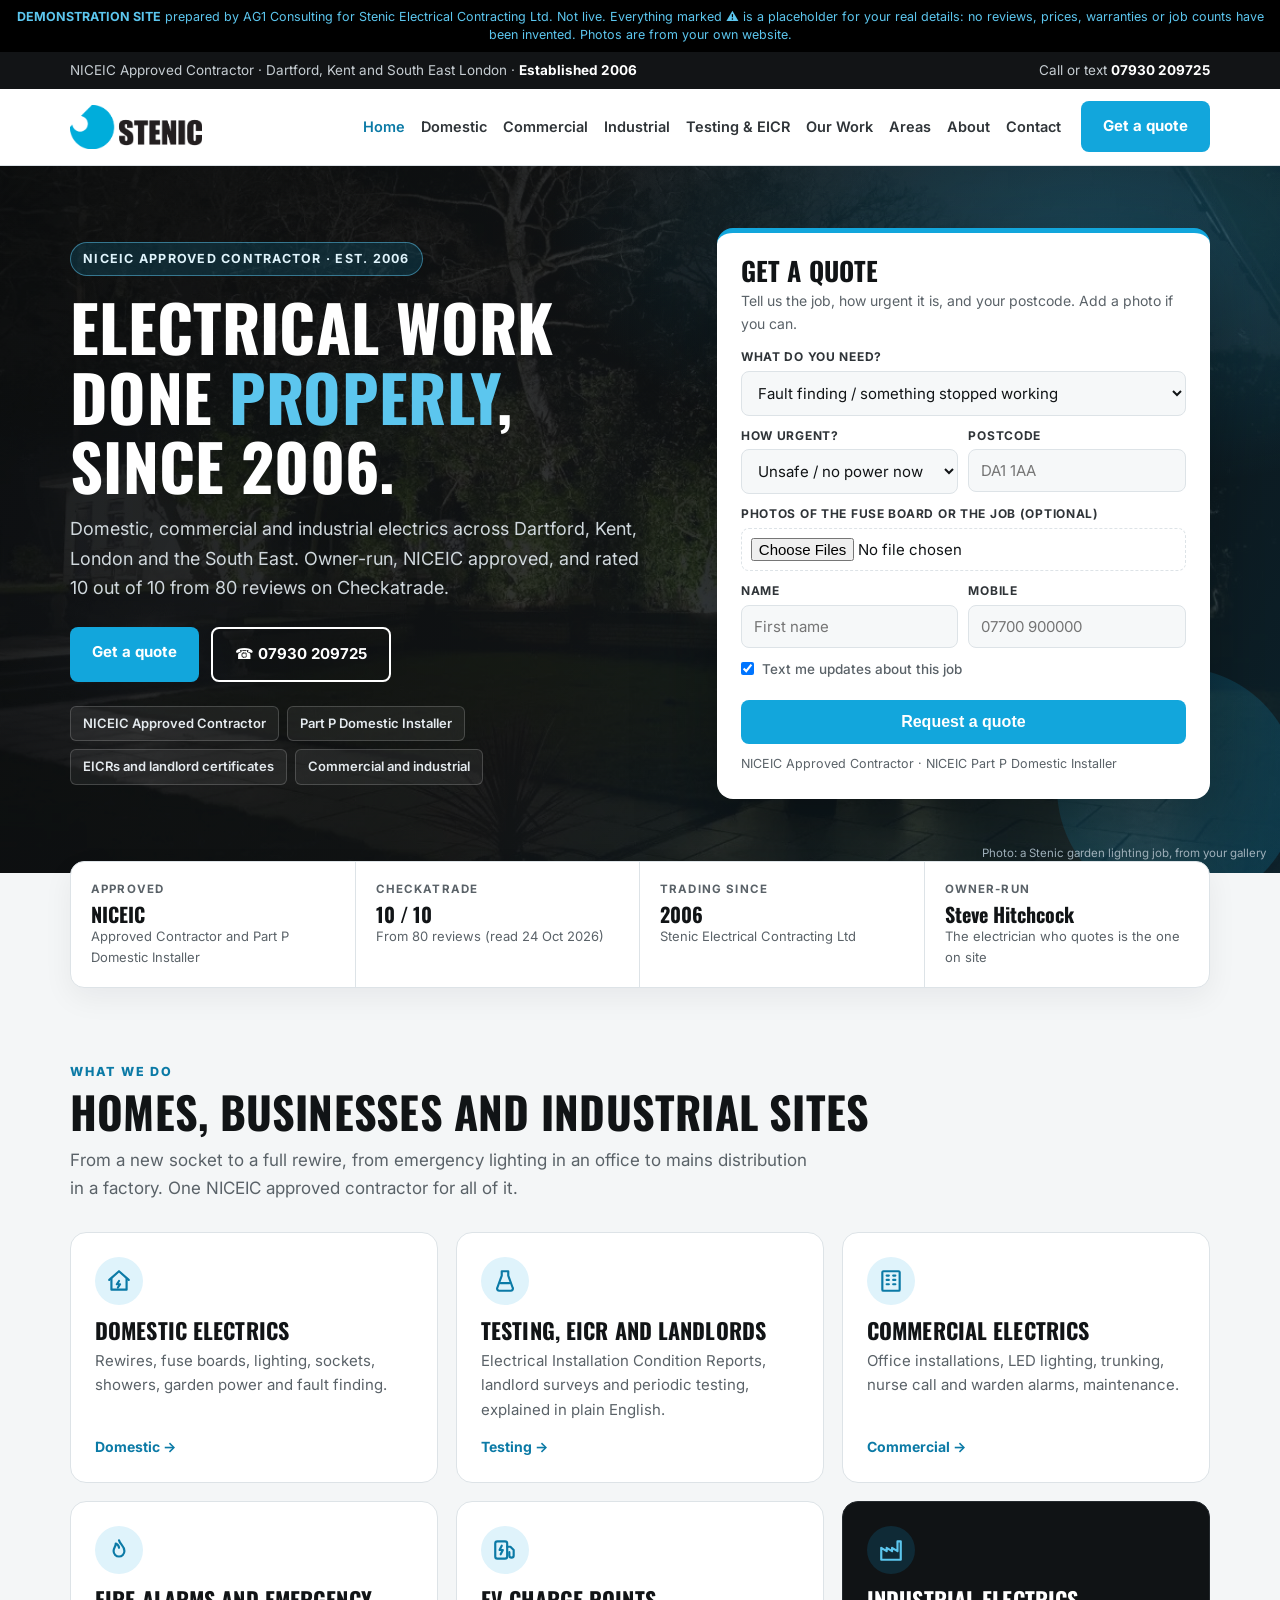
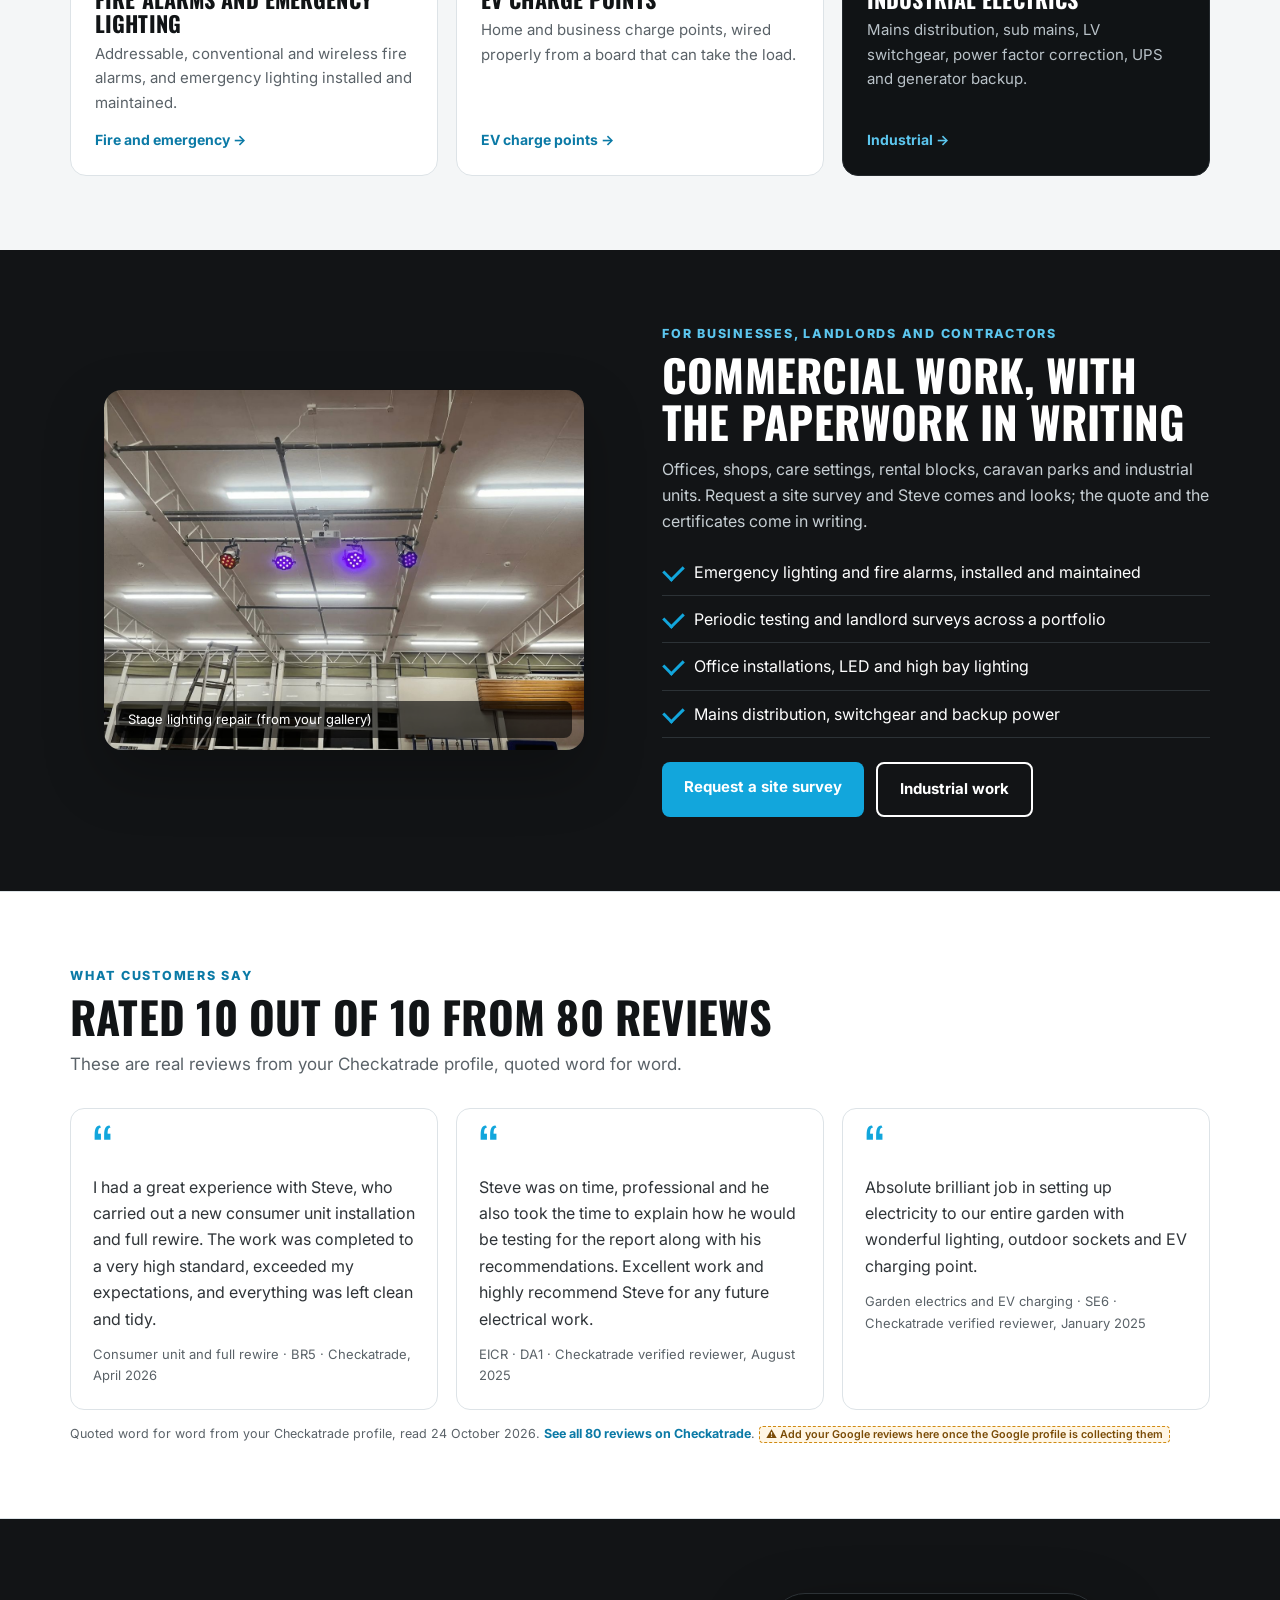
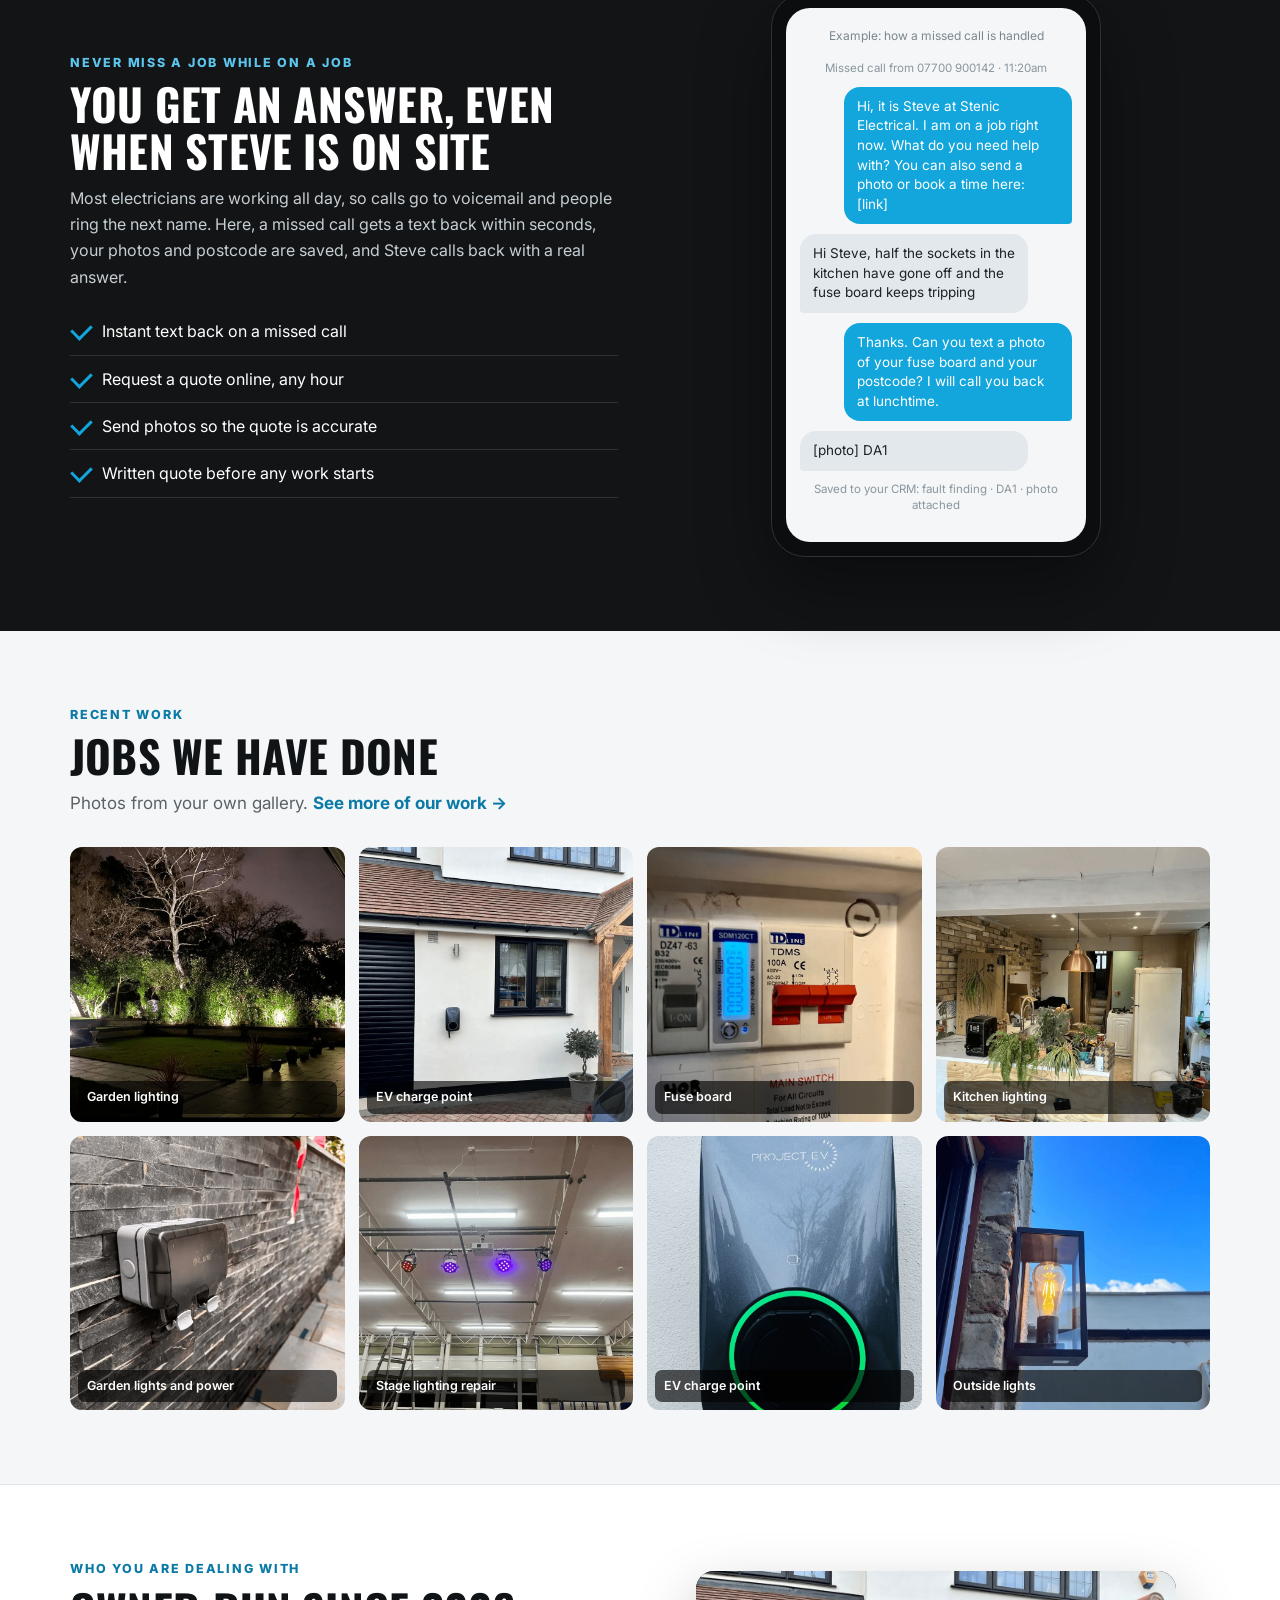
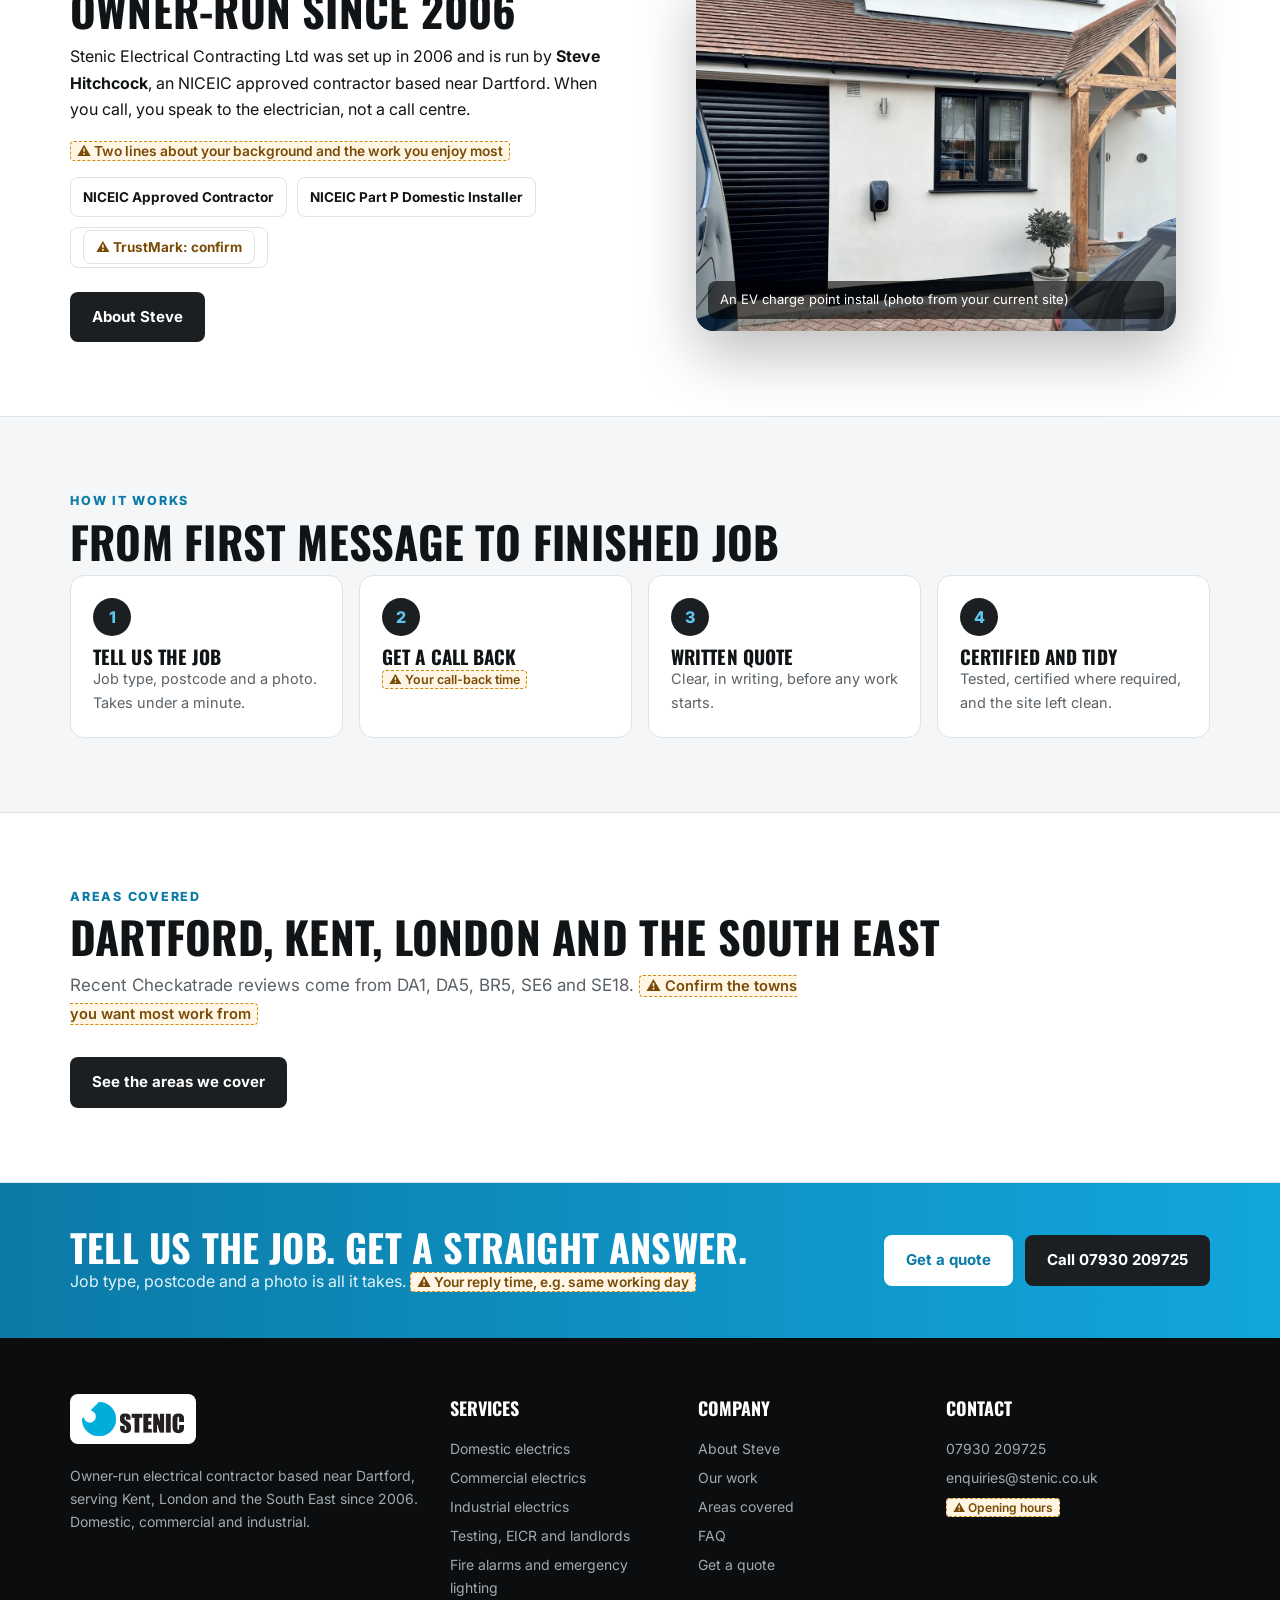
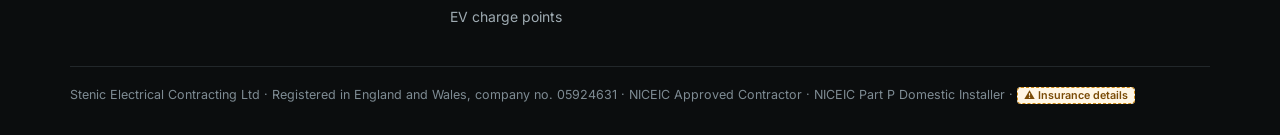
<file: index.html>
<!DOCTYPE html><html lang="en-GB"><head><meta charset="utf-8"><meta name="viewport" content="width=device-width,initial-scale=1">
<meta name="robots" content="noindex,nofollow"><title>NICEIC Electrician in Dartford, Kent and South East London | Stenic Electrical</title><meta name="description" content="Owner-run NICEIC approved electrical contractor near Dartford since 2006. Domestic, commercial and industrial electrics, EICRs and landlord certificates.">
<link rel="preconnect" href="https://fonts.googleapis.com"><link href="https://fonts.googleapis.com/css2?family=Oswald:wght@500;600;700&family=Inter:wght@400;500;600;700;800&display=swap" rel="stylesheet">
<link rel="stylesheet" href="styles.css">
<script type="application/ld+json">{"@context": "https://schema.org", "@type": "Electrician", "name": "Stenic Electrical Contracting Ltd", "telephone": "+447930209725", "email": "enquiries@stenic.co.uk", "url": "https://andrei170.github.io/stenic-electrical-demo/", "logo": "https://andrei170.github.io/stenic-electrical-demo/img/logo.png", "foundingDate": "2006-09-05", "address": {"@type": "PostalAddress", "addressLocality": "Dartford", "addressRegion": "Kent", "addressCountry": "GB"}, "areaServed": ["Dartford", "Kent", "South East London", "London", "South East England"], "founder": {"@type": "Person", "name": "Steven Hitchcock"}, "aggregateRating": {"@type": "AggregateRating", "ratingValue": "10", "bestRating": "10", "reviewCount": "80"}}</script>
</head><body>
<div class="demo"><b>DEMONSTRATION SITE</b> prepared by AG1 Consulting for Stenic Electrical Contracting Ltd. Not live. Everything marked &#9888; is a placeholder for your real details: no reviews, prices, warranties or job counts have been invented. Photos are from your own website.</div>
<div class="top"><div class="wrap"><span class="tl">NICEIC Approved Contractor &middot; Dartford, Kent and South East London &middot; <b>Established 2006</b></span><span>Call or text <a href="tel:+447930209725"><b>07930 209725</b></a></span></div></div>
<header class="site"><div class="wrap"><a class="logo" href="index.html"><img src="img/logo.png" alt="Stenic Electrical Contracting" width="132" height="44"></a>
<nav class="main"><a href="index.html" class="on">Home</a><a href="domestic.html">Domestic</a><a href="commercial.html">Commercial</a><a href="industrial.html">Industrial</a><a href="testing.html">Testing &amp; EICR</a><a href="gallery.html">Our Work</a><a href="areas.html">Areas</a><a href="about.html">About</a><a href="contact.html">Contact</a></nav><div class="hcall"><small>Call or text Steve</small><a href="tel:+447930209725">07930 209725</a></div><a class="btn" href="book.html">Get a quote</a></div></header>
<section class="hero"><div class="wrap grid">
<div><span class="kicker">NICEIC Approved Contractor &middot; Est. 2006</span>
<h1>Electrical Work Done <em>Properly</em>, Since 2006.</h1>
<p class="lede">Domestic, commercial and industrial electrics across Dartford, Kent, London and the South East. Owner-run, NICEIC approved, and rated 10 out of 10 from 80 reviews on Checkatrade.</p>
<div class="cta-row"><a class="btn" href="book.html">Get a quote</a><a class="btn ghost" href="tel:+447930209725">&#9742; 07930 209725</a></div>
<div class="chips"><span>NICEIC Approved Contractor</span><span>Part P Domestic Installer</span><span>EICRs and landlord certificates</span><span>Commercial and industrial</span></div></div>
<div class="panel" id="book"><h3>Get a quote</h3><div class="sub">Tell us the job, how urgent it is, and your postcode. Add a photo if you can.</div><form class="f"><label>What do you need?</label><select><option>Fault finding / something stopped working</option><option>Fuse board (consumer unit) upgrade</option><option>Rewire (full or partial)</option><option>EICR / landlord safety certificate</option><option>New sockets, switches or lighting</option><option>Garden lighting and outdoor power</option><option>EV charge point</option><option>Electric shower, cooker or appliance</option><option>Business or commercial premises</option><option>Something else</option></select><div class="two"><div><label>How urgent?</label><select><option>Unsafe / no power now</option><option>This week</option><option>Within a month</option><option>Planning ahead / getting a quote</option></select></div><div><label>Postcode</label><input placeholder="DA1 1AA"></div></div><label>Photos of the fuse board or the job (optional)</label><input type="file" accept="image/*" multiple><div class="two"><div><label>Name</label><input placeholder="First name"></div><div><label>Mobile</label><input type="tel" placeholder="07700 900000"></div></div><label class="chk"><input type="checkbox" checked> Text me updates about this job</label><button class="btn" type="submit">Request a quote</button><div class="ok-msg">&#10004; Demo only: on the live site this lands in your CRM, the customer gets a text back straight away, and the photos come with it.</div><div class="fine">NICEIC Approved Contractor &middot; NICEIC Part P Domestic Installer</div></form></div>
</div><span class="pcap">Photo: a Stenic garden lighting job, from your gallery</span></section><section style="padding:0"><div class="wrap"><div class="trust"><div><div class="k">Approved</div><div class="v">NICEIC</div><div class="s">Approved Contractor and Part P Domestic Installer</div></div><div><div class="k">Checkatrade</div><div class="v">10 / 10</div><div class="s">From 80 reviews (read 24 Oct 2026)</div></div><div><div class="k">Trading since</div><div class="v">2006</div><div class="s">Stenic Electrical Contracting Ltd</div></div><div><div class="k">Owner-run</div><div class="v">Steve Hitchcock</div><div class="s">The electrician who quotes is the one on site</div></div></div></div></section>
<section class="s"><div class="wrap"><div class="eyebrow">What we do</div><h2 class="t">Homes, businesses and industrial sites</h2>
<p class="st">From a new socket to a full rewire, from emergency lighting in an office to mains distribution in a factory. One NICEIC approved contractor for all of it.</p>
<div class="svc">
<a class="sv" href="domestic.html"><div class="ic"><svg width="26" height="26" viewBox="0 0 24 24" fill="none" stroke="#0b7aa6" stroke-width="2" stroke-linecap="round" stroke-linejoin="round" aria-hidden="true"><path d="M3 11 12 3l9 8"/><path d="M5 10v10h14V10"/><path d="M12 12l-2 3h3l-2 3"/></svg></div><h3>Domestic Electrics</h3><p>Rewires, fuse boards, lighting, sockets, showers, garden power and fault finding.</p><div class="go">Domestic &rarr;</div></a>
<a class="sv" href="testing.html"><div class="ic"><svg width="26" height="26" viewBox="0 0 24 24" fill="none" stroke="#0b7aa6" stroke-width="2" stroke-linecap="round" stroke-linejoin="round" aria-hidden="true"><path d="M9 3h6v4l4 11a2 2 0 0 1-2 3H7a2 2 0 0 1-2-3L9 7z"/><path d="M8 14h8"/></svg></div><h3>Testing, EICR and Landlords</h3><p>Electrical Installation Condition Reports, landlord surveys and periodic testing, explained in plain English.</p><div class="go">Testing &rarr;</div></a>
<a class="sv" href="commercial.html"><div class="ic"><svg width="26" height="26" viewBox="0 0 24 24" fill="none" stroke="#0b7aa6" stroke-width="2" stroke-linecap="round" stroke-linejoin="round" aria-hidden="true"><rect x="4" y="3" width="16" height="18" rx="1"/><path d="M8 7h2M14 7h2M8 11h2M14 11h2M8 15h2M14 15h2"/></svg></div><h3>Commercial Electrics</h3><p>Office installations, LED lighting, trunking, nurse call and warden alarms, maintenance.</p><div class="go">Commercial &rarr;</div></a>
<a class="sv" href="fire-emergency.html"><div class="ic"><svg width="26" height="26" viewBox="0 0 24 24" fill="none" stroke="#0b7aa6" stroke-width="2" stroke-linecap="round" stroke-linejoin="round" aria-hidden="true"><path d="M12 3c1 4 5 5 5 10a5 5 0 0 1-10 0c0-3 2-4 2-7 2 1 3 2 3 4"/></svg></div><h3>Fire Alarms and Emergency Lighting</h3><p>Addressable, conventional and wireless fire alarms, and emergency lighting installed and maintained.</p><div class="go">Fire and emergency &rarr;</div></a>
<a class="sv" href="ev-chargers.html"><div class="ic"><svg width="26" height="26" viewBox="0 0 24 24" fill="none" stroke="#0b7aa6" stroke-width="2" stroke-linecap="round" stroke-linejoin="round" aria-hidden="true"><rect x="3" y="4" width="11" height="16" rx="2"/><path d="M14 9h3l3 3v5a2 2 0 0 1-4 0v-3"/><path d="M9 8l-2 4h3l-2 4"/></svg></div><h3>EV Charge Points</h3><p>Home and business charge points, wired properly from a board that can take the load.</p><div class="go">EV charge points &rarr;</div></a>
<a class="sv dk" href="industrial.html"><div class="ic"><svg width="26" height="26" viewBox="0 0 24 24" fill="none" stroke="#5cc6ee" stroke-width="2" stroke-linecap="round" stroke-linejoin="round" aria-hidden="true"><path d="M3 21V10l5 3V10l5 3V10l5 3V4h3v17z"/></svg></div><h3>Industrial Electrics</h3><p>Mains distribution, sub mains, LV switchgear, power factor correction, UPS and generator backup.</p><div class="go">Industrial &rarr;</div></a>
</div></div></section>
<section class="s dark"><div class="wrap split">
<div class="photo"><img src="img/kbj81mkt.jpg" alt="Stage lighting repair by Stenic Electrical" width="600" height="450" loading="lazy"><div class="cap">Stage lighting repair (from your gallery)</div></div>
<div><div class="eyebrow">For businesses, landlords and contractors</div><h2 class="t">Commercial work, with the paperwork in writing</h2>
<p>Offices, shops, care settings, rental blocks, caravan parks and industrial units. Request a site survey and Steve comes and looks; the quote and the certificates come in writing.</p>
<ul class="ticks" style="margin-top:14px"><li>Emergency lighting and fire alarms, installed and maintained</li><li>Periodic testing and landlord surveys across a portfolio</li><li>Office installations, LED and high bay lighting</li><li>Mains distribution, switchgear and backup power</li></ul>
<div class="cta-row"><a class="btn" href="commercial.html#survey">Request a site survey</a><a class="btn ghost" href="industrial.html">Industrial work</a></div></div>
</div></section>

<section class="s alt"><div class="wrap"><div class="eyebrow">What customers say</div><h2 class="t">Rated 10 out of 10 from 80 reviews</h2>
<p class="st">These are real reviews from your Checkatrade profile, quoted word for word.</p><div class="revs"><div class="rv"><div class="q">&ldquo;</div><p>I had a great experience with Steve, who carried out a new consumer unit installation and full rewire. The work was completed to a very high standard, exceeded my expectations, and everything was left clean and tidy.</p><div class="who">Consumer unit and full rewire &middot; BR5 &middot; Checkatrade, April 2026</div></div><div class="rv"><div class="q">&ldquo;</div><p>Steve was on time, professional and he also took the time to explain how he would be testing for the report along with his recommendations. Excellent work and highly recommend Steve for any future electrical work.</p><div class="who">EICR &middot; DA1 &middot; Checkatrade verified reviewer, August 2025</div></div><div class="rv"><div class="q">&ldquo;</div><p>Absolute brilliant job in setting up electricity to our entire garden with wonderful lighting, outdoor sockets and EV charging point.</p><div class="who">Garden electrics and EV charging &middot; SE6 &middot; Checkatrade verified reviewer, January 2025</div></div></div><p class="fine" style="margin-top:14px">Quoted word for word from your Checkatrade profile, read 24 October 2026. <a href="https://www.checkatrade.com/trades/stenicelectricalcontracting1007212" style="color:#0b7aa6;font-weight:700">See all 80 reviews on Checkatrade</a>. <span class="ph">&#9888; Add your Google reviews here once the Google profile is collecting them</span></p></div></section>

<section class="s dark"><div class="wrap split"><div><div class="eyebrow">Never miss a job while on a job</div>
<h2 class="t">You get an answer, even when Steve is on site</h2>
<p>Most electricians are working all day, so calls go to voicemail and people ring the next name. Here, a missed call gets a text back within seconds, your photos and postcode are saved, and Steve calls back with a real answer.</p>
<ul class="ticks" style="margin-top:18px"><li>Instant text back on a missed call</li><li>Request a quote online, any hour</li><li>Send photos so the quote is accurate</li><li>Written quote before any work starts</li></ul></div>
<div class="phone"><div class="scr"><div class="who">Example: how a missed call is handled</div><div class="msg sys">Missed call from 07700 900142 &middot; 11:20am</div><div class="msg out">Hi, it is Steve at Stenic Electrical. I am on a job right now. What do you need help with? You can also send a photo or book a time here: [link]</div><div class="msg in">Hi Steve, half the sockets in the kitchen have gone off and the fuse board keeps tripping</div><div class="msg out">Thanks. Can you text a photo of your fuse board and your postcode? I will call you back at lunchtime.</div><div class="msg in">[photo] DA1</div><div class="msg sys">Saved to your CRM: fault finding &middot; DA1 &middot; photo attached</div></div></div></div></section>

<section class="s"><div class="wrap"><div class="eyebrow">Recent work</div><h2 class="t">Jobs we have done</h2>
<p class="st">Photos from your own gallery. <a href="gallery.html" style="color:#0b7aa6;font-weight:700">See more of our work &rarr;</a></p><div class="gal"><div class="gi"><img src="img/vt5z0a2k.jpg" alt="Garden lighting by Stenic Electrical" loading="lazy" width="400" height="400"><span class="c">Garden lighting</span></div><div class="gi"><img src="img/2ccv3kk6.jpg" alt="EV charge point by Stenic Electrical" loading="lazy" width="400" height="400"><span class="c">EV charge point</span></div><div class="gi"><img src="img/c6whomyh.jpg" alt="Fuse board by Stenic Electrical" loading="lazy" width="400" height="400"><span class="c">Fuse board</span></div><div class="gi"><img src="img/qgorlqr8.jpg" alt="Kitchen lighting by Stenic Electrical" loading="lazy" width="400" height="400"><span class="c">Kitchen lighting</span></div><div class="gi"><img src="img/r0cjxmvg.jpg" alt="Garden lights and power by Stenic Electrical" loading="lazy" width="400" height="400"><span class="c">Garden lights and power</span></div><div class="gi"><img src="img/kbj81mkt.jpg" alt="Stage lighting repair by Stenic Electrical" loading="lazy" width="400" height="400"><span class="c">Stage lighting repair</span></div><div class="gi"><img src="img/1d0y4tty.jpg" alt="EV charge point by Stenic Electrical" loading="lazy" width="400" height="400"><span class="c">EV charge point</span></div><div class="gi"><img src="img/z7t7e3mf.jpg" alt="Outside lights by Stenic Electrical" loading="lazy" width="400" height="400"><span class="c">Outside lights</span></div></div></div></section>

<section class="s alt"><div class="wrap split"><div><div class="eyebrow">Who you are dealing with</div><h2 class="t">Owner-run since 2006</h2>
<p>Stenic Electrical Contracting Ltd was set up in 2006 and is run by <b>Steve Hitchcock</b>, an NICEIC approved contractor based near Dartford. When you call, you speak to the electrician, not a call centre.</p>
<p style="margin-top:14px"><span class="ph">&#9888; Two lines about your background and the work you enjoy most</span></p>
<div class="badges"><span>NICEIC Approved Contractor</span><span>NICEIC Part P Domestic Installer</span><span><span class="ph">&#9888; TrustMark: confirm</span></span></div>
<div class="cta-row"><a class="btn dark" href="about.html">About Steve</a></div></div>
<div class="photo"><img src="img/2ccv3kk6.jpg" alt="EV charge point installed by Stenic Electrical" width="600" height="450" loading="lazy"><div class="cap">An EV charge point install (photo from your current site)</div></div></div></section>

<section class="s"><div class="wrap"><div class="eyebrow">How it works</div><h2 class="t">From first message to finished job</h2>
<div class="steps">
<div class="step"><h3>Tell us the job</h3><p>Job type, postcode and a photo. Takes under a minute.</p></div>
<div class="step"><h3>Get a call back</h3><p><span class="ph">&#9888; Your call-back time</span></p></div>
<div class="step"><h3>Written quote</h3><p>Clear, in writing, before any work starts.</p></div>
<div class="step"><h3>Certified and tidy</h3><p>Tested, certified where required, and the site left clean.</p></div>
</div></div></section>

<section class="s alt"><div class="wrap"><div class="eyebrow">Areas covered</div><h2 class="t">Dartford, Kent, London and the South East</h2>
<p class="st">Recent Checkatrade reviews come from DA1, DA5, BR5, SE6 and SE18. <span class="ph">&#9888; Confirm the towns you want most work from</span></p>
<div class="cta-row"><a class="btn dark" href="areas.html">See the areas we cover</a></div></div></section>
<section class="band"><div class="wrap"><div><h2>Tell us the job. Get a straight answer.</h2><p>Job type, postcode and a photo is all it takes. <span class="ph">&#9888; Your reply time, e.g. same working day</span></p></div><div class="cta-row" style="margin-top:0"><a class="btn" href="book.html">Get a quote</a><a class="btn dark" href="tel:+447930209725">Call 07930 209725</a></div></div></section>
<footer class="site"><div class="wrap"><div class="foot">
<div><a class="flogo" href="index.html"><img src="img/logo.png" alt="Stenic Electrical Contracting" width="102" height="34"></a>
<p style="margin-top:14px">Owner-run electrical contractor based near Dartford, serving Kent, London and the South East since 2006. Domestic, commercial and industrial.</p></div>
<div><h4>Services</h4><ul><li><a href="domestic.html">Domestic electrics</a></li><li><a href="commercial.html">Commercial electrics</a></li><li><a href="industrial.html">Industrial electrics</a></li><li><a href="testing.html">Testing, EICR and landlords</a></li><li><a href="fire-emergency.html">Fire alarms and emergency lighting</a></li><li><a href="ev-chargers.html">EV charge points</a></li></ul></div>
<div><h4>Company</h4><ul><li><a href="about.html">About Steve</a></li><li><a href="gallery.html">Our work</a></li><li><a href="areas.html">Areas covered</a></li><li><a href="faq.html">FAQ</a></li><li><a href="book.html">Get a quote</a></li></ul></div>
<div><h4>Contact</h4><ul><li><a href="tel:+447930209725">07930 209725</a></li><li><a href="mailto:enquiries@stenic.co.uk">enquiries@stenic.co.uk</a></li><li><span class="ph">&#9888; Opening hours</span></li></ul></div>
</div><div class="legal">Stenic Electrical Contracting Ltd &middot; Registered in England and Wales, company no. 05924631 &middot; NICEIC Approved Contractor &middot; NICEIC Part P Domestic Installer &middot; <span class="ph">&#9888; Insurance details</span></div></div></footer>
<div class="sticky-cta"><a class="btn dark" href="tel:+447930209725">&#9742; Call</a><a class="btn" href="book.html">Get a quote</a></div>
<script>
document.querySelectorAll('form.f').forEach(function(f){f.addEventListener('submit',function(e){e.preventDefault();
var m=f.querySelector('.ok-msg');if(m){m.style.display='block';}});});
</script></body></html>
</file>
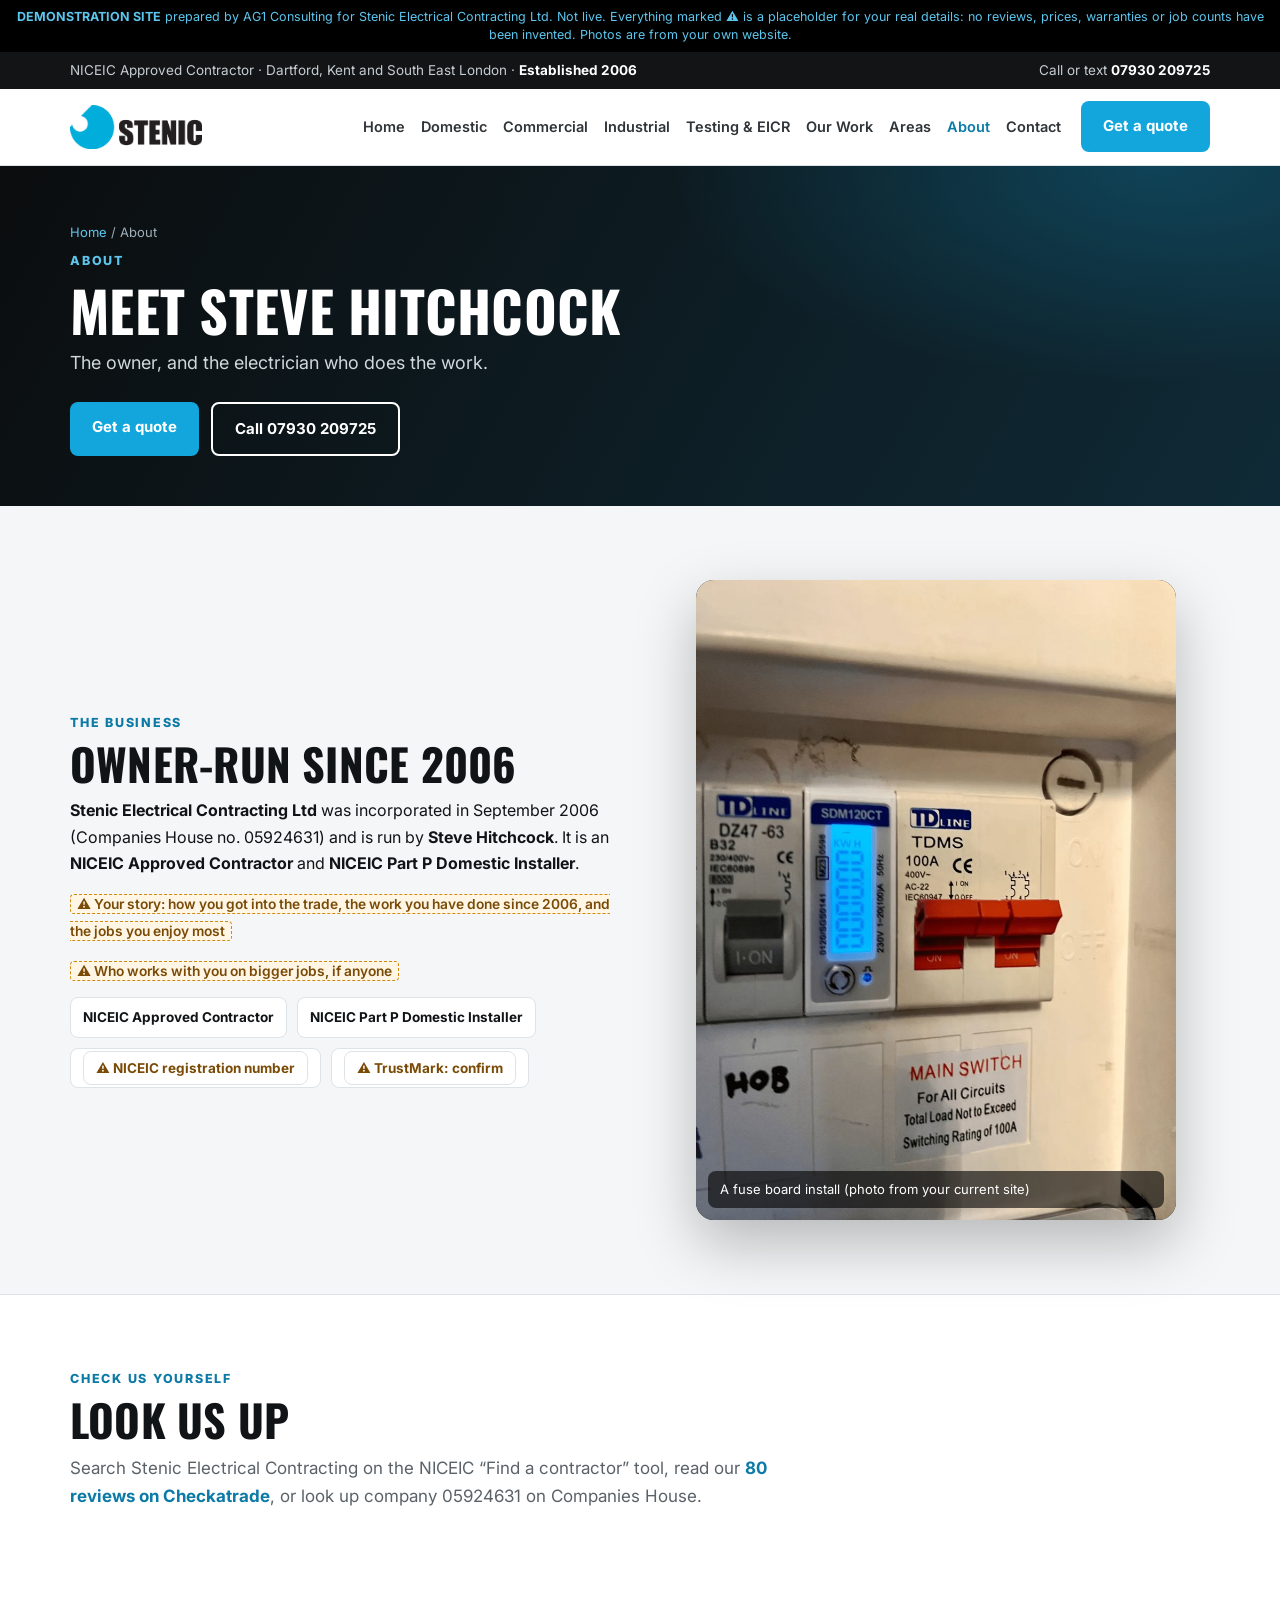
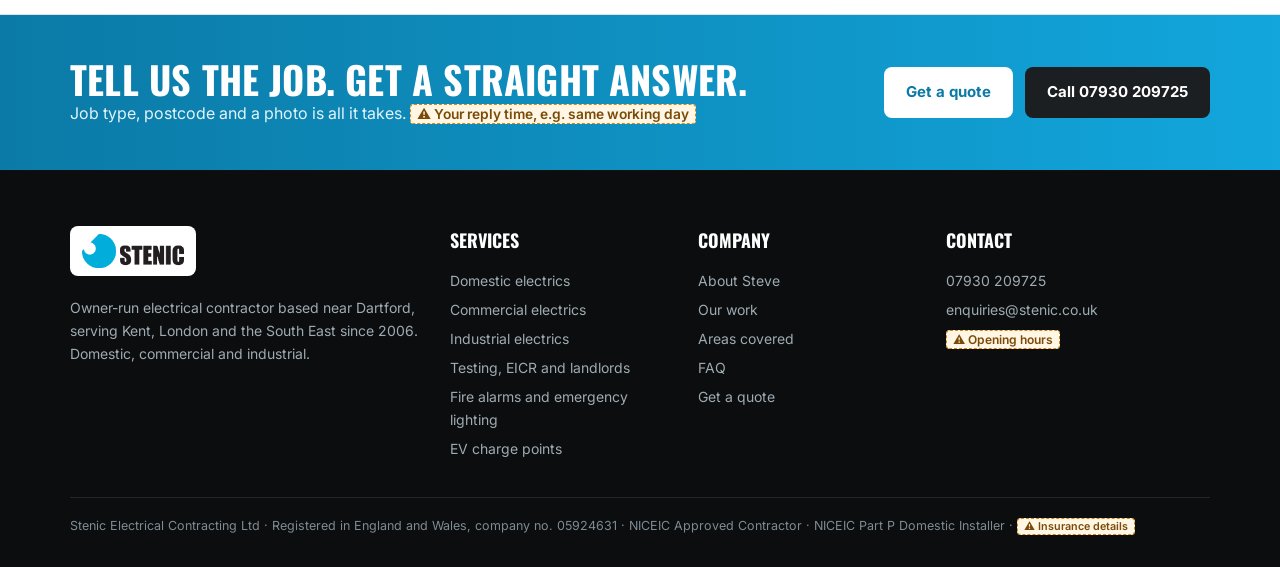
<file: about.html>
<!DOCTYPE html><html lang="en-GB"><head><meta charset="utf-8"><meta name="viewport" content="width=device-width,initial-scale=1">
<meta name="robots" content="noindex,nofollow"><title>About Steve Hitchcock | Stenic Electrical</title><meta name="description" content="Owner-run NICEIC approved electrical contractor, trading since 2006.">
<link rel="preconnect" href="https://fonts.googleapis.com"><link href="https://fonts.googleapis.com/css2?family=Oswald:wght@500;600;700&family=Inter:wght@400;500;600;700;800&display=swap" rel="stylesheet">
<link rel="stylesheet" href="styles.css">
<script type="application/ld+json">{"@context": "https://schema.org", "@type": "Electrician", "name": "Stenic Electrical Contracting Ltd", "telephone": "+447930209725", "email": "enquiries@stenic.co.uk", "url": "https://andrei170.github.io/stenic-electrical-demo/", "logo": "https://andrei170.github.io/stenic-electrical-demo/img/logo.png", "foundingDate": "2006-09-05", "address": {"@type": "PostalAddress", "addressLocality": "Dartford", "addressRegion": "Kent", "addressCountry": "GB"}, "areaServed": ["Dartford", "Kent", "South East London", "London", "South East England"], "founder": {"@type": "Person", "name": "Steven Hitchcock"}, "aggregateRating": {"@type": "AggregateRating", "ratingValue": "10", "bestRating": "10", "reviewCount": "80"}}</script>
</head><body>
<div class="demo"><b>DEMONSTRATION SITE</b> prepared by AG1 Consulting for Stenic Electrical Contracting Ltd. Not live. Everything marked &#9888; is a placeholder for your real details: no reviews, prices, warranties or job counts have been invented. Photos are from your own website.</div>
<div class="top"><div class="wrap"><span class="tl">NICEIC Approved Contractor &middot; Dartford, Kent and South East London &middot; <b>Established 2006</b></span><span>Call or text <a href="tel:+447930209725"><b>07930 209725</b></a></span></div></div>
<header class="site"><div class="wrap"><a class="logo" href="index.html"><img src="img/logo.png" alt="Stenic Electrical Contracting" width="132" height="44"></a>
<nav class="main"><a href="index.html">Home</a><a href="domestic.html">Domestic</a><a href="commercial.html">Commercial</a><a href="industrial.html">Industrial</a><a href="testing.html">Testing &amp; EICR</a><a href="gallery.html">Our Work</a><a href="areas.html">Areas</a><a href="about.html" class="on">About</a><a href="contact.html">Contact</a></nav><div class="hcall"><small>Call or text Steve</small><a href="tel:+447930209725">07930 209725</a></div><a class="btn" href="book.html">Get a quote</a></div></header>
<section class="pagehead"><div class="wrap"><div class="crumb"><a href="index.html">Home</a> / About</div><div class="eyebrow" style="margin-top:8px;color:#5cc6ee">About</div><h1>Meet Steve Hitchcock</h1><p>The owner, and the electrician who does the work.</p><div class="cta-row"><a class="btn" href="book.html">Get a quote</a><a class="btn ghost" href="tel:+447930209725">Call 07930 209725</a></div></div></section><section class="s"><div class="wrap split"><div><div class="eyebrow">The business</div><h2 class="t">Owner-run since 2006</h2>
<p><b>Stenic Electrical Contracting Ltd</b> was incorporated in September 2006 (Companies House no. 05924631) and is run by <b>Steve Hitchcock</b>. It is an <b>NICEIC Approved Contractor</b> and <b>NICEIC Part P Domestic Installer</b>.</p>
<p style="margin-top:14px"><span class="ph">&#9888; Your story: how you got into the trade, the work you have done since 2006, and the jobs you enjoy most</span></p>
<p style="margin-top:14px"><span class="ph">&#9888; Who works with you on bigger jobs, if anyone</span></p>
<div class="badges"><span>NICEIC Approved Contractor</span><span>NICEIC Part P Domestic Installer</span><span><span class="ph">&#9888; NICEIC registration number</span></span><span><span class="ph">&#9888; TrustMark: confirm</span></span></div></div>
<div class="photo"><img src="img/c6whomyh.jpg" alt="A fuse board installed by Stenic Electrical" width="600" height="800" loading="lazy"><div class="cap">A fuse board install (photo from your current site)</div></div></div></section>
<section class="s alt"><div class="wrap"><div class="eyebrow">Check us yourself</div><h2 class="t">Look us up</h2>
<p class="st">Search Stenic Electrical Contracting on the NICEIC &ldquo;Find a contractor&rdquo; tool, read our <a href= + CTA_URL +  style="color:#0b7aa6;font-weight:700">80 reviews on Checkatrade</a>, or look up company 05924631 on Companies House.</p></div></section><section class="band"><div class="wrap"><div><h2>Tell us the job. Get a straight answer.</h2><p>Job type, postcode and a photo is all it takes. <span class="ph">&#9888; Your reply time, e.g. same working day</span></p></div><div class="cta-row" style="margin-top:0"><a class="btn" href="book.html">Get a quote</a><a class="btn dark" href="tel:+447930209725">Call 07930 209725</a></div></div></section>
<footer class="site"><div class="wrap"><div class="foot">
<div><a class="flogo" href="index.html"><img src="img/logo.png" alt="Stenic Electrical Contracting" width="102" height="34"></a>
<p style="margin-top:14px">Owner-run electrical contractor based near Dartford, serving Kent, London and the South East since 2006. Domestic, commercial and industrial.</p></div>
<div><h4>Services</h4><ul><li><a href="domestic.html">Domestic electrics</a></li><li><a href="commercial.html">Commercial electrics</a></li><li><a href="industrial.html">Industrial electrics</a></li><li><a href="testing.html">Testing, EICR and landlords</a></li><li><a href="fire-emergency.html">Fire alarms and emergency lighting</a></li><li><a href="ev-chargers.html">EV charge points</a></li></ul></div>
<div><h4>Company</h4><ul><li><a href="about.html">About Steve</a></li><li><a href="gallery.html">Our work</a></li><li><a href="areas.html">Areas covered</a></li><li><a href="faq.html">FAQ</a></li><li><a href="book.html">Get a quote</a></li></ul></div>
<div><h4>Contact</h4><ul><li><a href="tel:+447930209725">07930 209725</a></li><li><a href="mailto:enquiries@stenic.co.uk">enquiries@stenic.co.uk</a></li><li><span class="ph">&#9888; Opening hours</span></li></ul></div>
</div><div class="legal">Stenic Electrical Contracting Ltd &middot; Registered in England and Wales, company no. 05924631 &middot; NICEIC Approved Contractor &middot; NICEIC Part P Domestic Installer &middot; <span class="ph">&#9888; Insurance details</span></div></div></footer>
<div class="sticky-cta"><a class="btn dark" href="tel:+447930209725">&#9742; Call</a><a class="btn" href="book.html">Get a quote</a></div>
<script>
document.querySelectorAll('form.f').forEach(function(f){f.addEventListener('submit',function(e){e.preventDefault();
var m=f.querySelector('.ok-msg');if(m){m.style.display='block';}});});
</script></body></html>
</file>
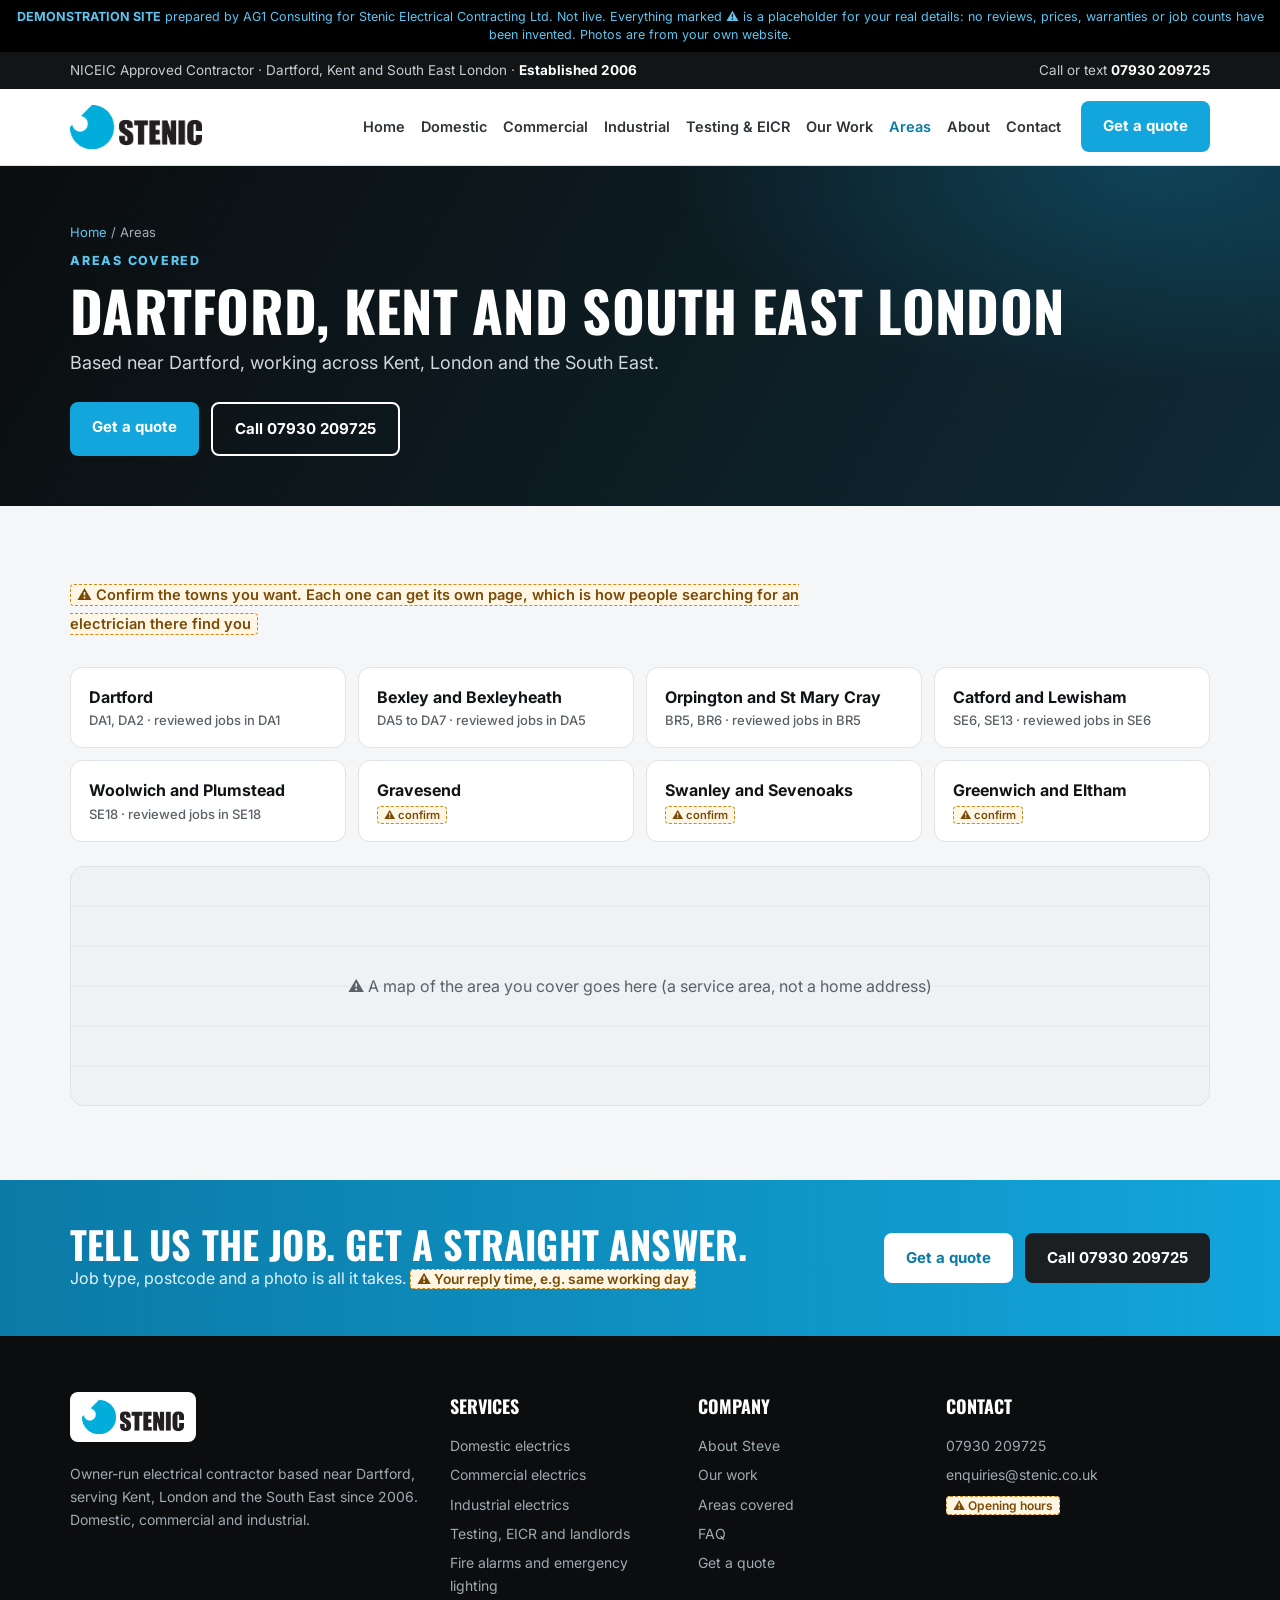
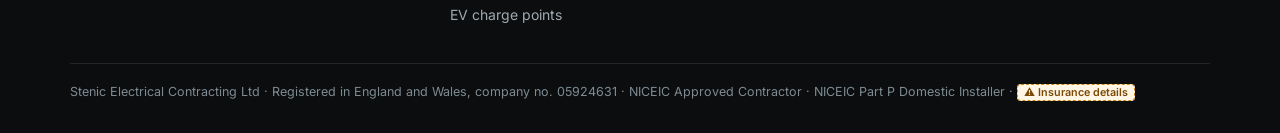
<file: areas.html>
<!DOCTYPE html><html lang="en-GB"><head><meta charset="utf-8"><meta name="viewport" content="width=device-width,initial-scale=1">
<meta name="robots" content="noindex,nofollow"><title>Areas Covered | Stenic Electrical</title><meta name="description" content="Electrician based near Dartford covering Kent, London and the South East.">
<link rel="preconnect" href="https://fonts.googleapis.com"><link href="https://fonts.googleapis.com/css2?family=Oswald:wght@500;600;700&family=Inter:wght@400;500;600;700;800&display=swap" rel="stylesheet">
<link rel="stylesheet" href="styles.css">
<script type="application/ld+json">{"@context": "https://schema.org", "@type": "Electrician", "name": "Stenic Electrical Contracting Ltd", "telephone": "+447930209725", "email": "enquiries@stenic.co.uk", "url": "https://andrei170.github.io/stenic-electrical-demo/", "logo": "https://andrei170.github.io/stenic-electrical-demo/img/logo.png", "foundingDate": "2006-09-05", "address": {"@type": "PostalAddress", "addressLocality": "Dartford", "addressRegion": "Kent", "addressCountry": "GB"}, "areaServed": ["Dartford", "Kent", "South East London", "London", "South East England"], "founder": {"@type": "Person", "name": "Steven Hitchcock"}, "aggregateRating": {"@type": "AggregateRating", "ratingValue": "10", "bestRating": "10", "reviewCount": "80"}}</script>
</head><body>
<div class="demo"><b>DEMONSTRATION SITE</b> prepared by AG1 Consulting for Stenic Electrical Contracting Ltd. Not live. Everything marked &#9888; is a placeholder for your real details: no reviews, prices, warranties or job counts have been invented. Photos are from your own website.</div>
<div class="top"><div class="wrap"><span class="tl">NICEIC Approved Contractor &middot; Dartford, Kent and South East London &middot; <b>Established 2006</b></span><span>Call or text <a href="tel:+447930209725"><b>07930 209725</b></a></span></div></div>
<header class="site"><div class="wrap"><a class="logo" href="index.html"><img src="img/logo.png" alt="Stenic Electrical Contracting" width="132" height="44"></a>
<nav class="main"><a href="index.html">Home</a><a href="domestic.html">Domestic</a><a href="commercial.html">Commercial</a><a href="industrial.html">Industrial</a><a href="testing.html">Testing &amp; EICR</a><a href="gallery.html">Our Work</a><a href="areas.html" class="on">Areas</a><a href="about.html">About</a><a href="contact.html">Contact</a></nav><div class="hcall"><small>Call or text Steve</small><a href="tel:+447930209725">07930 209725</a></div><a class="btn" href="book.html">Get a quote</a></div></header>
<section class="pagehead"><div class="wrap"><div class="crumb"><a href="index.html">Home</a> / Areas</div><div class="eyebrow" style="margin-top:8px;color:#5cc6ee">Areas covered</div><h1>Dartford, Kent And South East London</h1><p>Based near Dartford, working across Kent, London and the South East.</p><div class="cta-row"><a class="btn" href="book.html">Get a quote</a><a class="btn ghost" href="tel:+447930209725">Call 07930 209725</a></div></div></section><section class="s"><div class="wrap"><p class="st"><span class="ph">&#9888; Confirm the towns you want. Each one can get its own page, which is how people searching for an electrician there find you</span></p>
<div class="areas"><div class="area">Dartford<small>DA1, DA2 &middot; reviewed jobs in DA1</small></div><div class="area">Bexley and Bexleyheath<small>DA5 to DA7 &middot; reviewed jobs in DA5</small></div><div class="area">Orpington and St Mary Cray<small>BR5, BR6 &middot; reviewed jobs in BR5</small></div><div class="area">Catford and Lewisham<small>SE6, SE13 &middot; reviewed jobs in SE6</small></div><div class="area">Woolwich and Plumstead<small>SE18 &middot; reviewed jobs in SE18</small></div><div class="area">Gravesend<small><span class="ph">&#9888; confirm</span></small></div><div class="area">Swanley and Sevenoaks<small><span class="ph">&#9888; confirm</span></small></div><div class="area">Greenwich and Eltham<small><span class="ph">&#9888; confirm</span></small></div></div>
<div class="map" style="margin-top:24px">&#9888; A map of the area you cover goes here (a service area, not a home address)</div></div></section><section class="band"><div class="wrap"><div><h2>Tell us the job. Get a straight answer.</h2><p>Job type, postcode and a photo is all it takes. <span class="ph">&#9888; Your reply time, e.g. same working day</span></p></div><div class="cta-row" style="margin-top:0"><a class="btn" href="book.html">Get a quote</a><a class="btn dark" href="tel:+447930209725">Call 07930 209725</a></div></div></section>
<footer class="site"><div class="wrap"><div class="foot">
<div><a class="flogo" href="index.html"><img src="img/logo.png" alt="Stenic Electrical Contracting" width="102" height="34"></a>
<p style="margin-top:14px">Owner-run electrical contractor based near Dartford, serving Kent, London and the South East since 2006. Domestic, commercial and industrial.</p></div>
<div><h4>Services</h4><ul><li><a href="domestic.html">Domestic electrics</a></li><li><a href="commercial.html">Commercial electrics</a></li><li><a href="industrial.html">Industrial electrics</a></li><li><a href="testing.html">Testing, EICR and landlords</a></li><li><a href="fire-emergency.html">Fire alarms and emergency lighting</a></li><li><a href="ev-chargers.html">EV charge points</a></li></ul></div>
<div><h4>Company</h4><ul><li><a href="about.html">About Steve</a></li><li><a href="gallery.html">Our work</a></li><li><a href="areas.html">Areas covered</a></li><li><a href="faq.html">FAQ</a></li><li><a href="book.html">Get a quote</a></li></ul></div>
<div><h4>Contact</h4><ul><li><a href="tel:+447930209725">07930 209725</a></li><li><a href="mailto:enquiries@stenic.co.uk">enquiries@stenic.co.uk</a></li><li><span class="ph">&#9888; Opening hours</span></li></ul></div>
</div><div class="legal">Stenic Electrical Contracting Ltd &middot; Registered in England and Wales, company no. 05924631 &middot; NICEIC Approved Contractor &middot; NICEIC Part P Domestic Installer &middot; <span class="ph">&#9888; Insurance details</span></div></div></footer>
<div class="sticky-cta"><a class="btn dark" href="tel:+447930209725">&#9742; Call</a><a class="btn" href="book.html">Get a quote</a></div>
<script>
document.querySelectorAll('form.f').forEach(function(f){f.addEventListener('submit',function(e){e.preventDefault();
var m=f.querySelector('.ok-msg');if(m){m.style.display='block';}});});
</script></body></html>
</file>
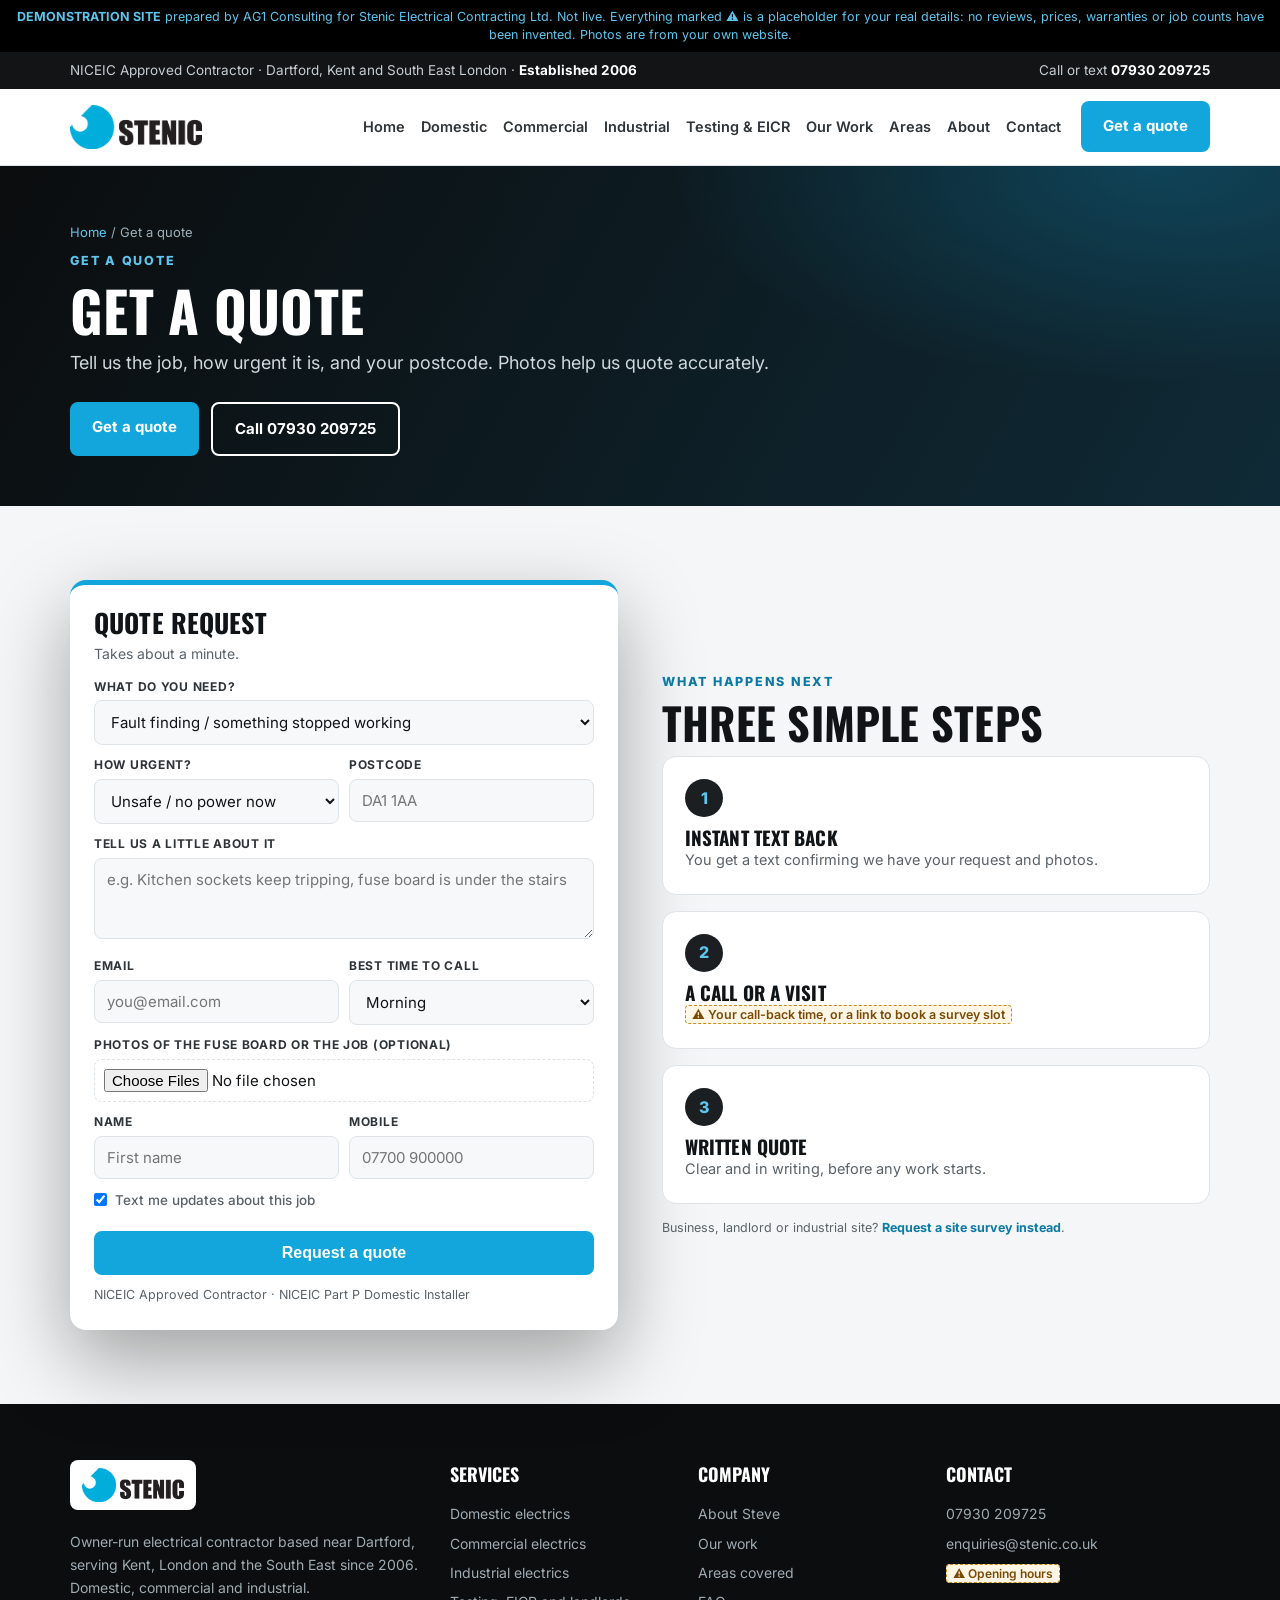
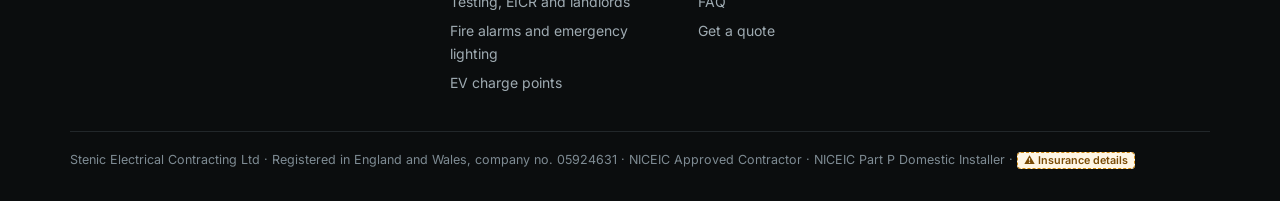
<file: book.html>
<!DOCTYPE html><html lang="en-GB"><head><meta charset="utf-8"><meta name="viewport" content="width=device-width,initial-scale=1">
<meta name="robots" content="noindex,nofollow"><title>Get a Quote | Stenic Electrical</title><meta name="description" content="Request an electrical quote: send the job, urgency, postcode and photos.">
<link rel="preconnect" href="https://fonts.googleapis.com"><link href="https://fonts.googleapis.com/css2?family=Oswald:wght@500;600;700&family=Inter:wght@400;500;600;700;800&display=swap" rel="stylesheet">
<link rel="stylesheet" href="styles.css">
<script type="application/ld+json">{"@context": "https://schema.org", "@type": "Electrician", "name": "Stenic Electrical Contracting Ltd", "telephone": "+447930209725", "email": "enquiries@stenic.co.uk", "url": "https://andrei170.github.io/stenic-electrical-demo/", "logo": "https://andrei170.github.io/stenic-electrical-demo/img/logo.png", "foundingDate": "2006-09-05", "address": {"@type": "PostalAddress", "addressLocality": "Dartford", "addressRegion": "Kent", "addressCountry": "GB"}, "areaServed": ["Dartford", "Kent", "South East London", "London", "South East England"], "founder": {"@type": "Person", "name": "Steven Hitchcock"}, "aggregateRating": {"@type": "AggregateRating", "ratingValue": "10", "bestRating": "10", "reviewCount": "80"}}</script>
</head><body>
<div class="demo"><b>DEMONSTRATION SITE</b> prepared by AG1 Consulting for Stenic Electrical Contracting Ltd. Not live. Everything marked &#9888; is a placeholder for your real details: no reviews, prices, warranties or job counts have been invented. Photos are from your own website.</div>
<div class="top"><div class="wrap"><span class="tl">NICEIC Approved Contractor &middot; Dartford, Kent and South East London &middot; <b>Established 2006</b></span><span>Call or text <a href="tel:+447930209725"><b>07930 209725</b></a></span></div></div>
<header class="site"><div class="wrap"><a class="logo" href="index.html"><img src="img/logo.png" alt="Stenic Electrical Contracting" width="132" height="44"></a>
<nav class="main"><a href="index.html">Home</a><a href="domestic.html">Domestic</a><a href="commercial.html">Commercial</a><a href="industrial.html">Industrial</a><a href="testing.html">Testing &amp; EICR</a><a href="gallery.html">Our Work</a><a href="areas.html">Areas</a><a href="about.html">About</a><a href="contact.html">Contact</a></nav><div class="hcall"><small>Call or text Steve</small><a href="tel:+447930209725">07930 209725</a></div><a class="btn" href="book.html">Get a quote</a></div></header>
<section class="pagehead"><div class="wrap"><div class="crumb"><a href="index.html">Home</a> / Get a quote</div><div class="eyebrow" style="margin-top:8px;color:#5cc6ee">Get a quote</div><h1>Get A Quote</h1><p>Tell us the job, how urgent it is, and your postcode. Photos help us quote accurately.</p><div class="cta-row"><a class="btn" href="book.html">Get a quote</a><a class="btn ghost" href="tel:+447930209725">Call 07930 209725</a></div></div></section><section class="s"><div class="wrap split"><div class="panel"><h3>Quote request</h3><div class="sub">Takes about a minute.</div><form class="f"><label>What do you need?</label><select><option>Fault finding / something stopped working</option><option>Fuse board (consumer unit) upgrade</option><option>Rewire (full or partial)</option><option>EICR / landlord safety certificate</option><option>New sockets, switches or lighting</option><option>Garden lighting and outdoor power</option><option>EV charge point</option><option>Electric shower, cooker or appliance</option><option>Business or commercial premises</option><option>Something else</option></select><div class="two"><div><label>How urgent?</label><select><option>Unsafe / no power now</option><option>This week</option><option>Within a month</option><option>Planning ahead / getting a quote</option></select></div><div><label>Postcode</label><input placeholder="DA1 1AA"></div></div><label>Tell us a little about it</label><textarea rows="3" placeholder="e.g. Kitchen sockets keep tripping, fuse board is under the stairs"></textarea><div class="two"><div><label>Email</label><input type="email" placeholder="you@email.com"></div><div><label>Best time to call</label><select><option>Morning</option><option>Lunchtime</option><option>After 5pm</option><option>Text me instead</option></select></div></div><label>Photos of the fuse board or the job (optional)</label><input type="file" accept="image/*" multiple><div class="two"><div><label>Name</label><input placeholder="First name"></div><div><label>Mobile</label><input type="tel" placeholder="07700 900000"></div></div><label class="chk"><input type="checkbox" checked> Text me updates about this job</label><button class="btn" type="submit">Request a quote</button><div class="ok-msg">&#10004; Demo only: on the live site this lands in your CRM, the customer gets a text back straight away, and the photos come with it.</div><div class="fine">NICEIC Approved Contractor &middot; NICEIC Part P Domestic Installer</div></form></div>
<div><div class="eyebrow">What happens next</div><h2 class="t">Three simple steps</h2><div class="steps" style="grid-template-columns:1fr">
<div class="step"><h3>Instant text back</h3><p>You get a text confirming we have your request and photos.</p></div>
<div class="step"><h3>A call or a visit</h3><p><span class="ph">&#9888; Your call-back time, or a link to book a survey slot</span></p></div>
<div class="step"><h3>Written quote</h3><p>Clear and in writing, before any work starts.</p></div></div>
<p class="fine" style="margin-top:14px">Business, landlord or industrial site? <a href="commercial.html" style="color:#0b7aa6;font-weight:700">Request a site survey instead</a>.</p></div></div></section>
<footer class="site"><div class="wrap"><div class="foot">
<div><a class="flogo" href="index.html"><img src="img/logo.png" alt="Stenic Electrical Contracting" width="102" height="34"></a>
<p style="margin-top:14px">Owner-run electrical contractor based near Dartford, serving Kent, London and the South East since 2006. Domestic, commercial and industrial.</p></div>
<div><h4>Services</h4><ul><li><a href="domestic.html">Domestic electrics</a></li><li><a href="commercial.html">Commercial electrics</a></li><li><a href="industrial.html">Industrial electrics</a></li><li><a href="testing.html">Testing, EICR and landlords</a></li><li><a href="fire-emergency.html">Fire alarms and emergency lighting</a></li><li><a href="ev-chargers.html">EV charge points</a></li></ul></div>
<div><h4>Company</h4><ul><li><a href="about.html">About Steve</a></li><li><a href="gallery.html">Our work</a></li><li><a href="areas.html">Areas covered</a></li><li><a href="faq.html">FAQ</a></li><li><a href="book.html">Get a quote</a></li></ul></div>
<div><h4>Contact</h4><ul><li><a href="tel:+447930209725">07930 209725</a></li><li><a href="mailto:enquiries@stenic.co.uk">enquiries@stenic.co.uk</a></li><li><span class="ph">&#9888; Opening hours</span></li></ul></div>
</div><div class="legal">Stenic Electrical Contracting Ltd &middot; Registered in England and Wales, company no. 05924631 &middot; NICEIC Approved Contractor &middot; NICEIC Part P Domestic Installer &middot; <span class="ph">&#9888; Insurance details</span></div></div></footer>
<div class="sticky-cta"><a class="btn dark" href="tel:+447930209725">&#9742; Call</a><a class="btn" href="book.html">Get a quote</a></div>
<script>
document.querySelectorAll('form.f').forEach(function(f){f.addEventListener('submit',function(e){e.preventDefault();
var m=f.querySelector('.ok-msg');if(m){m.style.display='block';}});});
</script></body></html>
</file>
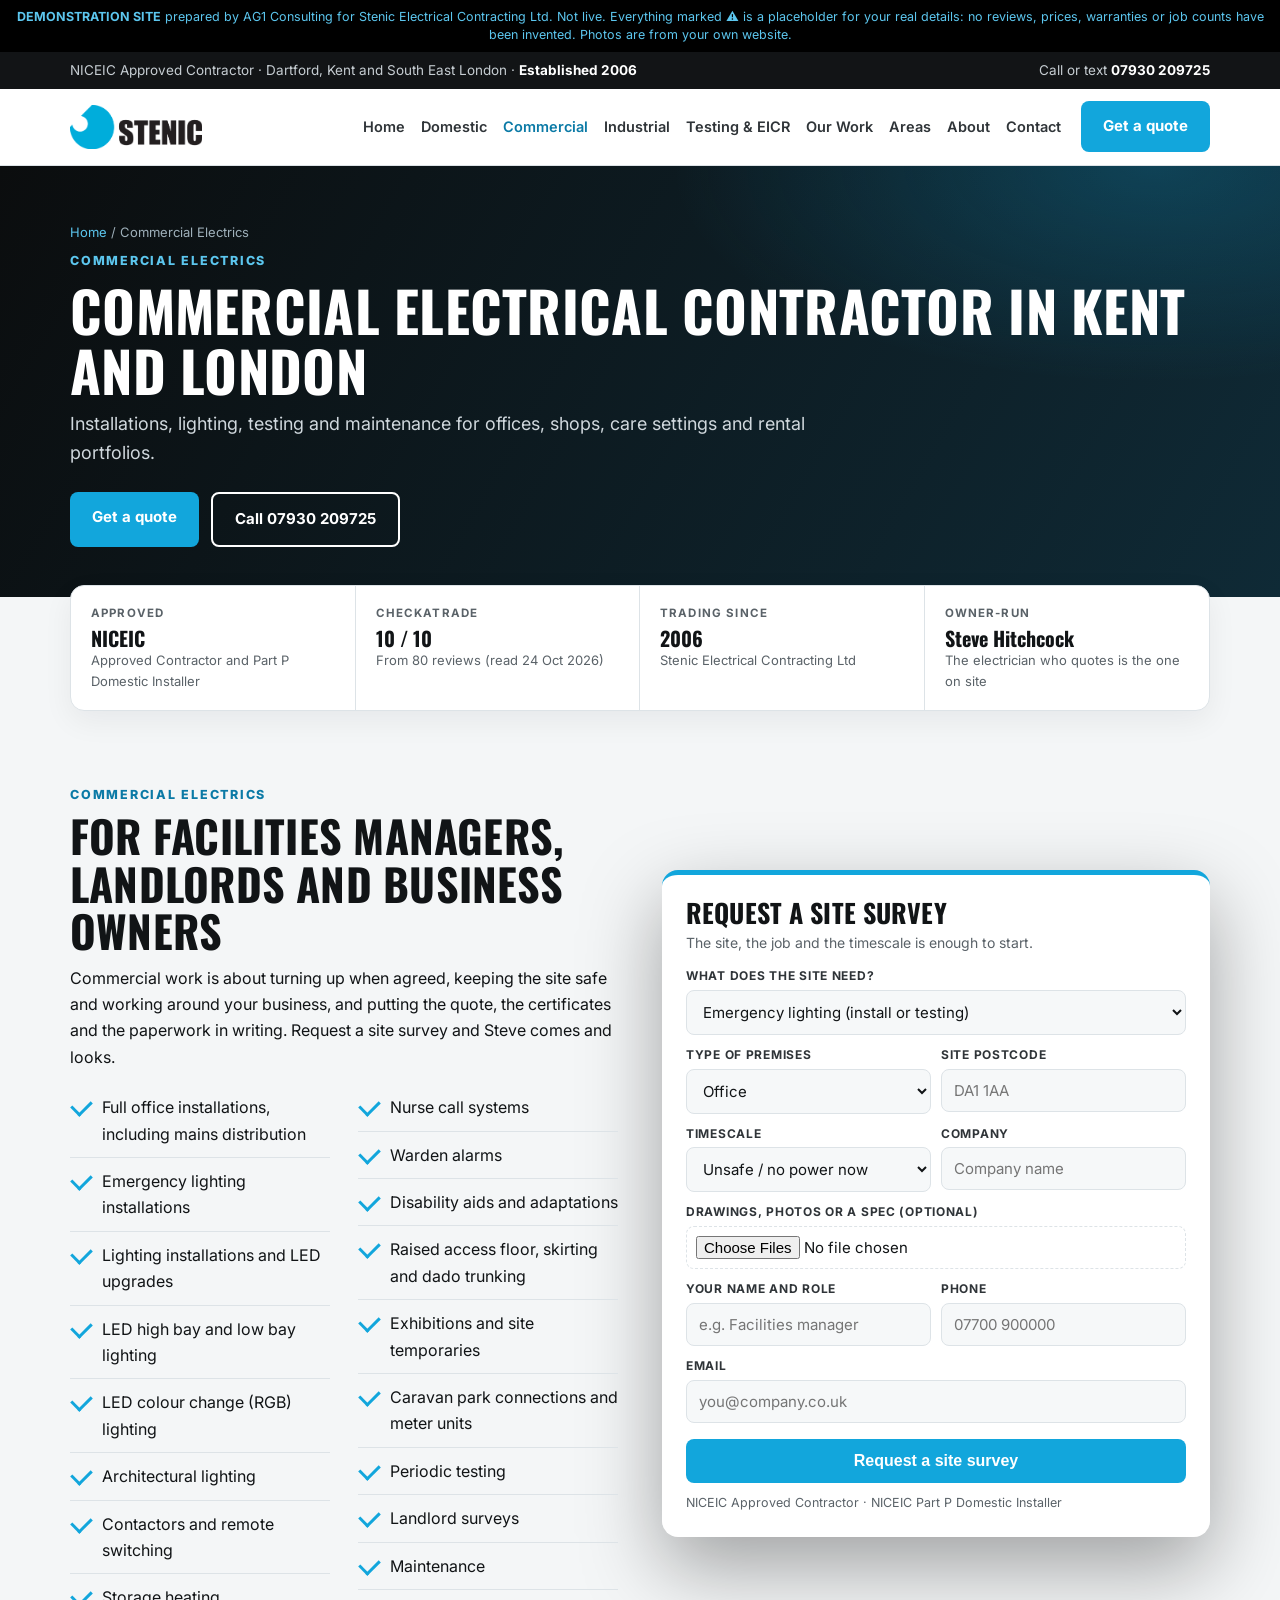
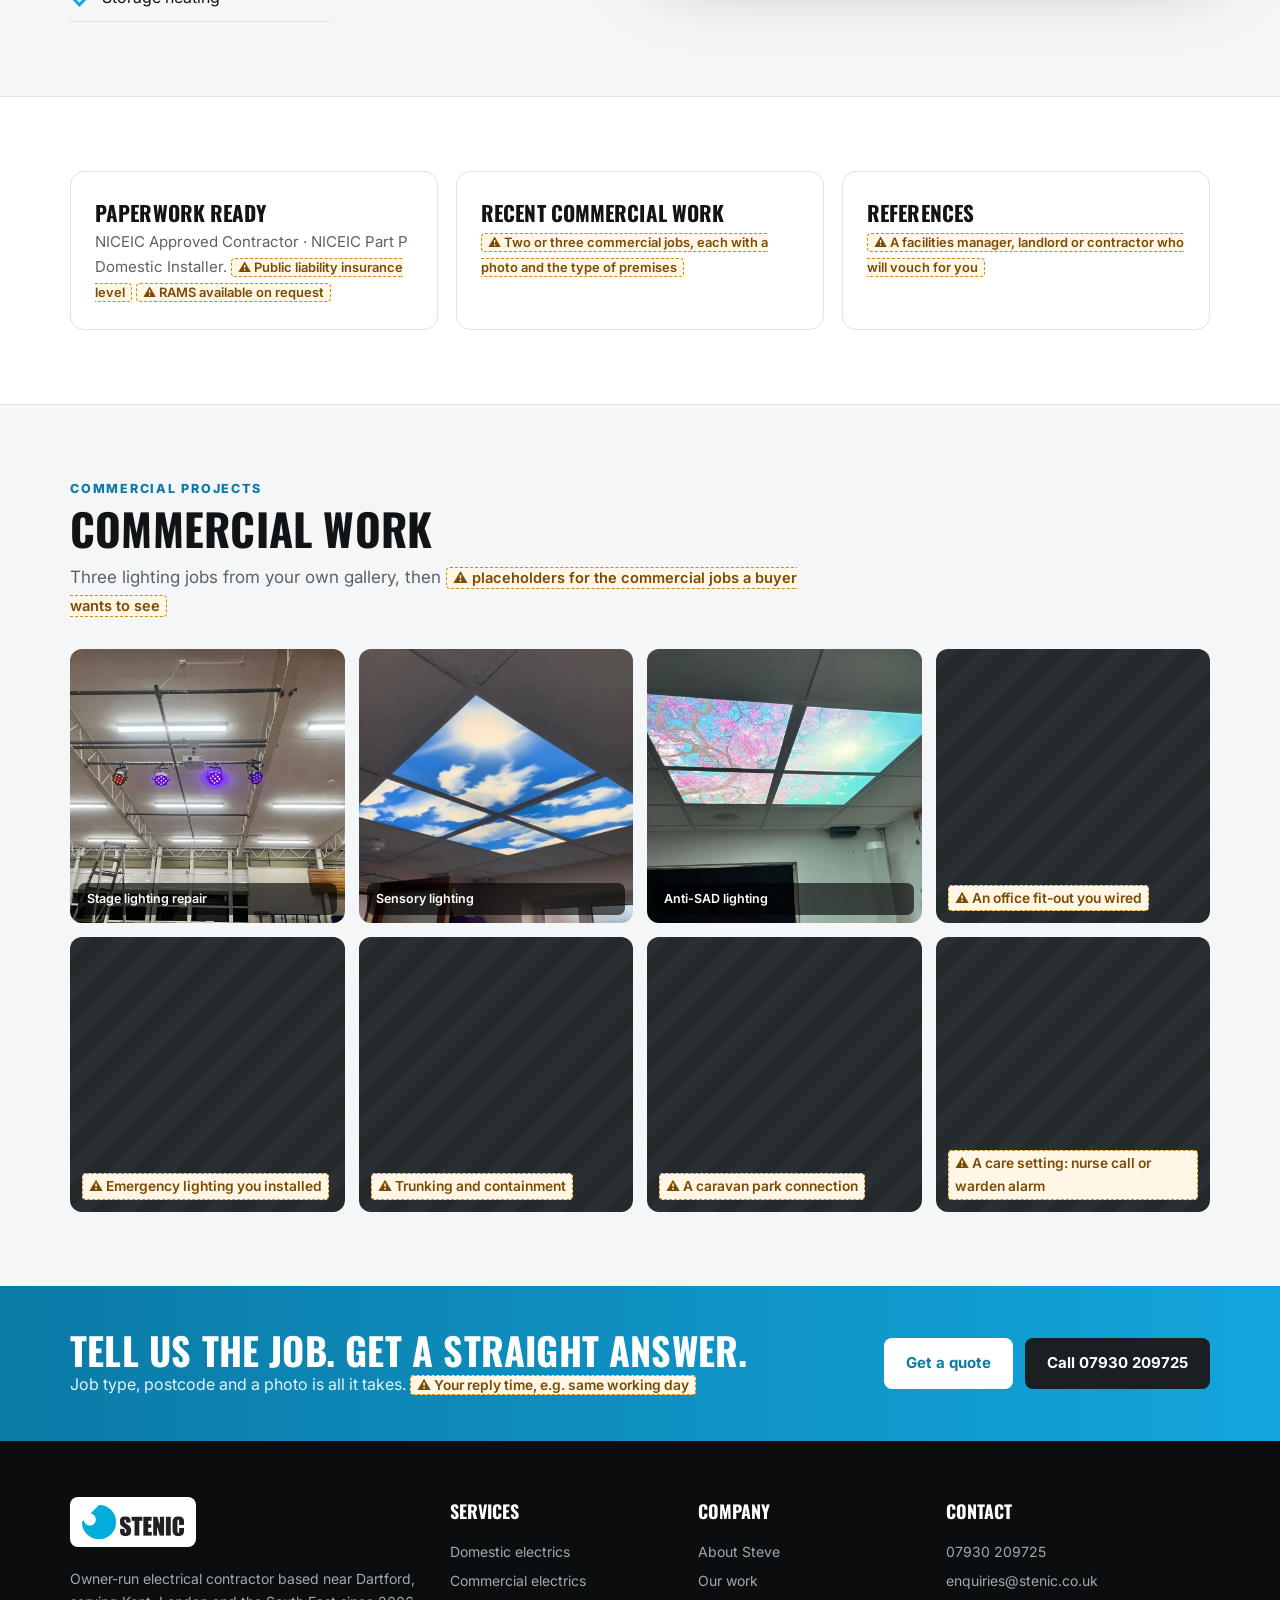
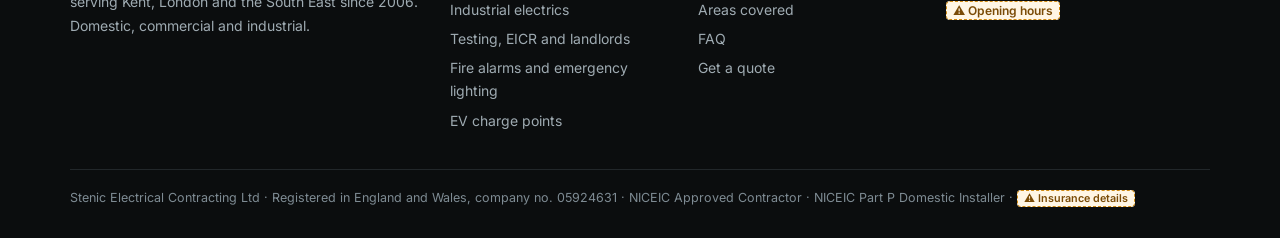
<file: commercial.html>
<!DOCTYPE html><html lang="en-GB"><head><meta charset="utf-8"><meta name="viewport" content="width=device-width,initial-scale=1">
<meta name="robots" content="noindex,nofollow"><title>Commercial Electrical Contractor in Kent and London | Stenic Electrical</title><meta name="description" content="Office installations, emergency lighting, LED lighting, trunking, nurse call and maintenance for businesses in Kent and London.">
<link rel="preconnect" href="https://fonts.googleapis.com"><link href="https://fonts.googleapis.com/css2?family=Oswald:wght@500;600;700&family=Inter:wght@400;500;600;700;800&display=swap" rel="stylesheet">
<link rel="stylesheet" href="styles.css">
<script type="application/ld+json">{"@context": "https://schema.org", "@type": "Electrician", "name": "Stenic Electrical Contracting Ltd", "telephone": "+447930209725", "email": "enquiries@stenic.co.uk", "url": "https://andrei170.github.io/stenic-electrical-demo/", "logo": "https://andrei170.github.io/stenic-electrical-demo/img/logo.png", "foundingDate": "2006-09-05", "address": {"@type": "PostalAddress", "addressLocality": "Dartford", "addressRegion": "Kent", "addressCountry": "GB"}, "areaServed": ["Dartford", "Kent", "South East London", "London", "South East England"], "founder": {"@type": "Person", "name": "Steven Hitchcock"}, "aggregateRating": {"@type": "AggregateRating", "ratingValue": "10", "bestRating": "10", "reviewCount": "80"}}</script>
</head><body>
<div class="demo"><b>DEMONSTRATION SITE</b> prepared by AG1 Consulting for Stenic Electrical Contracting Ltd. Not live. Everything marked &#9888; is a placeholder for your real details: no reviews, prices, warranties or job counts have been invented. Photos are from your own website.</div>
<div class="top"><div class="wrap"><span class="tl">NICEIC Approved Contractor &middot; Dartford, Kent and South East London &middot; <b>Established 2006</b></span><span>Call or text <a href="tel:+447930209725"><b>07930 209725</b></a></span></div></div>
<header class="site"><div class="wrap"><a class="logo" href="index.html"><img src="img/logo.png" alt="Stenic Electrical Contracting" width="132" height="44"></a>
<nav class="main"><a href="index.html">Home</a><a href="domestic.html">Domestic</a><a href="commercial.html" class="on">Commercial</a><a href="industrial.html">Industrial</a><a href="testing.html">Testing &amp; EICR</a><a href="gallery.html">Our Work</a><a href="areas.html">Areas</a><a href="about.html">About</a><a href="contact.html">Contact</a></nav><div class="hcall"><small>Call or text Steve</small><a href="tel:+447930209725">07930 209725</a></div><a class="btn" href="book.html">Get a quote</a></div></header>
<section class="pagehead"><div class="wrap"><div class="crumb"><a href="index.html">Home</a> / Commercial Electrics</div><div class="eyebrow" style="margin-top:8px;color:#5cc6ee">Commercial Electrics</div><h1>Commercial Electrical Contractor In Kent And London</h1><p>Installations, lighting, testing and maintenance for offices, shops, care settings and rental portfolios.</p><div class="cta-row"><a class="btn" href="book.html">Get a quote</a><a class="btn ghost" href="tel:+447930209725">Call 07930 209725</a></div></div></section><section style="padding:0"><div class="wrap"><div class="trust"><div><div class="k">Approved</div><div class="v">NICEIC</div><div class="s">Approved Contractor and Part P Domestic Installer</div></div><div><div class="k">Checkatrade</div><div class="v">10 / 10</div><div class="s">From 80 reviews (read 24 Oct 2026)</div></div><div><div class="k">Trading since</div><div class="v">2006</div><div class="s">Stenic Electrical Contracting Ltd</div></div><div><div class="k">Owner-run</div><div class="v">Steve Hitchcock</div><div class="s">The electrician who quotes is the one on site</div></div></div></div></section>
<section class="s"><div class="wrap split"><div><div class="eyebrow">Commercial Electrics</div><h2 class="t">For facilities managers, landlords and business owners</h2><p>Commercial work is about turning up when agreed, keeping the site safe and working around your business, and putting the quote, the certificates and the paperwork in writing. Request a site survey and Steve comes and looks.</p><ul class='ticks cols' style='margin-top:14px'><li>Full office installations, including mains distribution</li><li>Emergency lighting installations</li><li>Lighting installations and LED upgrades</li><li>LED high bay and low bay lighting</li><li>LED colour change (RGB) lighting</li><li>Architectural lighting</li><li>Contactors and remote switching</li><li>Storage heating</li><li>Nurse call systems</li><li>Warden alarms</li><li>Disability aids and adaptations</li><li>Raised access floor, skirting and dado trunking</li><li>Exhibitions and site temporaries</li><li>Caravan park connections and meter units</li><li>Periodic testing</li><li>Landlord surveys</li><li>Maintenance</li></ul></div>
<div class="panel" id="survey"><h3>Request a site survey</h3><div class="sub">The site, the job and the timescale is enough to start.</div><form class="f"><label>What does the site need?</label><select><option>Emergency lighting (install or testing)</option><option>Fire alarm (install or maintenance)</option><option>Periodic testing / EICR</option><option>Office or shop fit-out</option><option>Lighting upgrade (LED, high bay)</option><option>Distribution, sub mains or switchgear</option><option>Maintenance contract</option><option>Landlord survey (several properties)</option><option>Something else</option></select><div class="two"><div><label>Type of premises</label><select><option>Office</option><option>Shop or retail</option><option>Warehouse or industrial unit</option><option>Care home or surgery</option><option>School</option><option>Rental property / block</option><option>Caravan park</option><option>Other</option></select></div><div><label>Site postcode</label><input placeholder="DA1 1AA"></div></div><div class="two"><div><label>Timescale</label><select><option>Unsafe / no power now</option><option>This week</option><option>Within a month</option><option>Planning ahead / getting a quote</option></select></div><div><label>Company</label><input placeholder="Company name"></div></div><label>Drawings, photos or a spec (optional)</label><input type="file" multiple><div class="two"><div><label>Your name and role</label><input placeholder="e.g. Facilities manager"></div><div><label>Phone</label><input type="tel" placeholder="07700 900000"></div></div><label>Email</label><input type="email" placeholder="you@company.co.uk"><button class="btn" type="submit">Request a site survey</button><div class="ok-msg">&#10004; Demo only: on the live site this lands in your CRM as a commercial enquiry, the contact gets an instant reply from your name, and a site survey can be booked straight into your diary.</div><div class="fine">NICEIC Approved Contractor &middot; NICEIC Part P Domestic Installer</div></form></div></div></section>
<section class="s alt"><div class="wrap"><div class="feat"><div class="fc"><h3>Paperwork ready</h3><p>NICEIC Approved Contractor &middot; NICEIC Part P Domestic Installer. <span class="ph">&#9888; Public liability insurance level</span> <span class="ph">&#9888; RAMS available on request</span></p></div><div class="fc"><h3>Recent commercial work</h3><p><span class="ph">&#9888; Two or three commercial jobs, each with a photo and the type of premises</span></p></div><div class="fc"><h3>References</h3><p><span class="ph">&#9888; A facilities manager, landlord or contractor who will vouch for you</span></p></div></div></div></section><section class="s"><div class="wrap"><div class="eyebrow">Commercial projects</div><h2 class="t">Commercial work</h2>
<p class="st">Three lighting jobs from your own gallery, then <span class="ph">&#9888; placeholders for the commercial jobs a buyer wants to see</span></p><div class="gal"><div class="gi"><img src="img/kbj81mkt.jpg" alt="Stage lighting repair by Stenic Electrical" loading="lazy" width="400" height="400"><span class="c">Stage lighting repair</span></div><div class="gi"><img src="img/u0cvq2kz.jpg" alt="Sensory lighting by Stenic Electrical" loading="lazy" width="400" height="400"><span class="c">Sensory lighting</span></div><div class="gi"><img src="img/rejm25mx.jpg" alt="Anti-SAD lighting by Stenic Electrical" loading="lazy" width="400" height="400"><span class="c">Anti-SAD lighting</span></div><div class="gi ph-box"><span class="ph">&#9888; An office fit-out you wired</span></div><div class="gi ph-box"><span class="ph">&#9888; Emergency lighting you installed</span></div><div class="gi ph-box"><span class="ph">&#9888; Trunking and containment</span></div><div class="gi ph-box"><span class="ph">&#9888; A caravan park connection</span></div><div class="gi ph-box"><span class="ph">&#9888; A care setting: nurse call or warden alarm</span></div></div></div></section><section class="band"><div class="wrap"><div><h2>Tell us the job. Get a straight answer.</h2><p>Job type, postcode and a photo is all it takes. <span class="ph">&#9888; Your reply time, e.g. same working day</span></p></div><div class="cta-row" style="margin-top:0"><a class="btn" href="book.html">Get a quote</a><a class="btn dark" href="tel:+447930209725">Call 07930 209725</a></div></div></section>
<footer class="site"><div class="wrap"><div class="foot">
<div><a class="flogo" href="index.html"><img src="img/logo.png" alt="Stenic Electrical Contracting" width="102" height="34"></a>
<p style="margin-top:14px">Owner-run electrical contractor based near Dartford, serving Kent, London and the South East since 2006. Domestic, commercial and industrial.</p></div>
<div><h4>Services</h4><ul><li><a href="domestic.html">Domestic electrics</a></li><li><a href="commercial.html">Commercial electrics</a></li><li><a href="industrial.html">Industrial electrics</a></li><li><a href="testing.html">Testing, EICR and landlords</a></li><li><a href="fire-emergency.html">Fire alarms and emergency lighting</a></li><li><a href="ev-chargers.html">EV charge points</a></li></ul></div>
<div><h4>Company</h4><ul><li><a href="about.html">About Steve</a></li><li><a href="gallery.html">Our work</a></li><li><a href="areas.html">Areas covered</a></li><li><a href="faq.html">FAQ</a></li><li><a href="book.html">Get a quote</a></li></ul></div>
<div><h4>Contact</h4><ul><li><a href="tel:+447930209725">07930 209725</a></li><li><a href="mailto:enquiries@stenic.co.uk">enquiries@stenic.co.uk</a></li><li><span class="ph">&#9888; Opening hours</span></li></ul></div>
</div><div class="legal">Stenic Electrical Contracting Ltd &middot; Registered in England and Wales, company no. 05924631 &middot; NICEIC Approved Contractor &middot; NICEIC Part P Domestic Installer &middot; <span class="ph">&#9888; Insurance details</span></div></div></footer>
<div class="sticky-cta"><a class="btn dark" href="tel:+447930209725">&#9742; Call</a><a class="btn" href="book.html">Get a quote</a></div>
<script>
document.querySelectorAll('form.f').forEach(function(f){f.addEventListener('submit',function(e){e.preventDefault();
var m=f.querySelector('.ok-msg');if(m){m.style.display='block';}});});
</script></body></html>
</file>
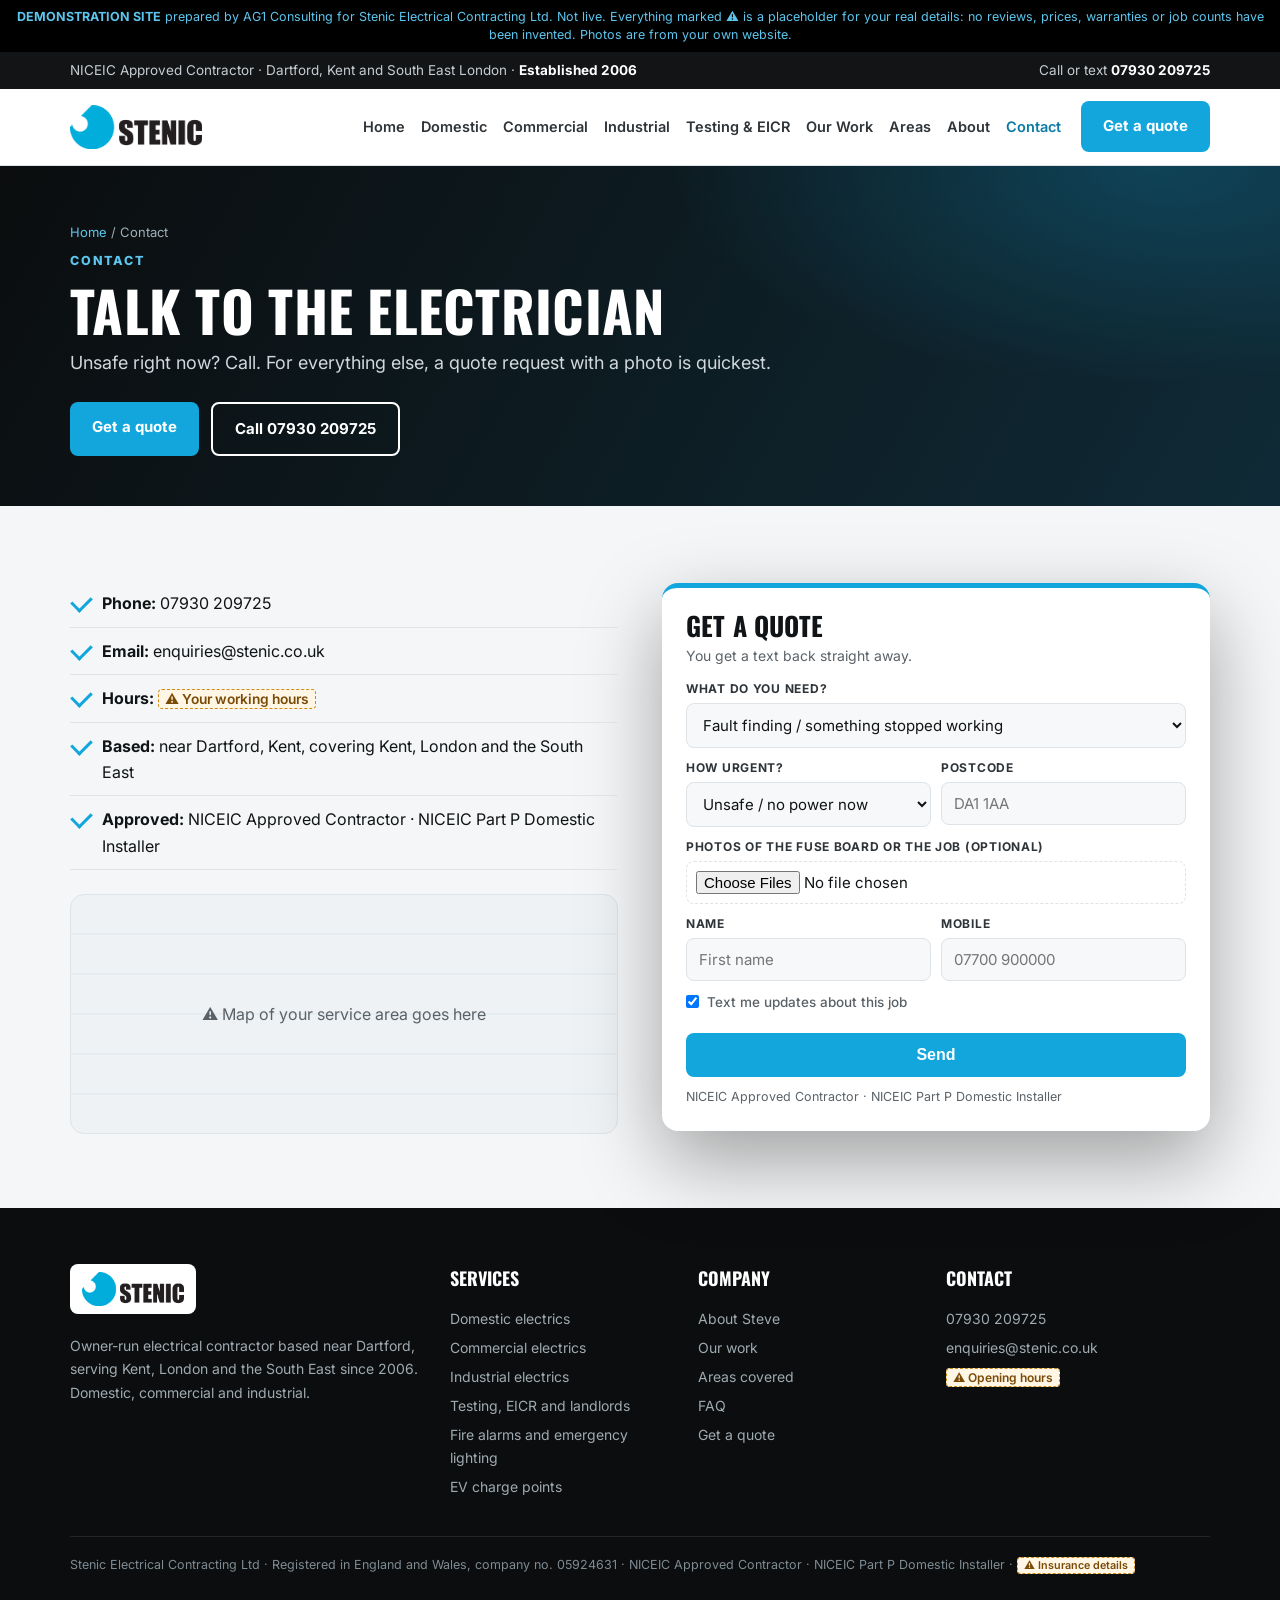
<file: contact.html>
<!DOCTYPE html><html lang="en-GB"><head><meta charset="utf-8"><meta name="viewport" content="width=device-width,initial-scale=1">
<meta name="robots" content="noindex,nofollow"><title>Contact | Stenic Electrical</title><meta name="description" content="Call, email or request a quote from Stenic Electrical near Dartford.">
<link rel="preconnect" href="https://fonts.googleapis.com"><link href="https://fonts.googleapis.com/css2?family=Oswald:wght@500;600;700&family=Inter:wght@400;500;600;700;800&display=swap" rel="stylesheet">
<link rel="stylesheet" href="styles.css">
<script type="application/ld+json">{"@context": "https://schema.org", "@type": "Electrician", "name": "Stenic Electrical Contracting Ltd", "telephone": "+447930209725", "email": "enquiries@stenic.co.uk", "url": "https://andrei170.github.io/stenic-electrical-demo/", "logo": "https://andrei170.github.io/stenic-electrical-demo/img/logo.png", "foundingDate": "2006-09-05", "address": {"@type": "PostalAddress", "addressLocality": "Dartford", "addressRegion": "Kent", "addressCountry": "GB"}, "areaServed": ["Dartford", "Kent", "South East London", "London", "South East England"], "founder": {"@type": "Person", "name": "Steven Hitchcock"}, "aggregateRating": {"@type": "AggregateRating", "ratingValue": "10", "bestRating": "10", "reviewCount": "80"}}</script>
</head><body>
<div class="demo"><b>DEMONSTRATION SITE</b> prepared by AG1 Consulting for Stenic Electrical Contracting Ltd. Not live. Everything marked &#9888; is a placeholder for your real details: no reviews, prices, warranties or job counts have been invented. Photos are from your own website.</div>
<div class="top"><div class="wrap"><span class="tl">NICEIC Approved Contractor &middot; Dartford, Kent and South East London &middot; <b>Established 2006</b></span><span>Call or text <a href="tel:+447930209725"><b>07930 209725</b></a></span></div></div>
<header class="site"><div class="wrap"><a class="logo" href="index.html"><img src="img/logo.png" alt="Stenic Electrical Contracting" width="132" height="44"></a>
<nav class="main"><a href="index.html">Home</a><a href="domestic.html">Domestic</a><a href="commercial.html">Commercial</a><a href="industrial.html">Industrial</a><a href="testing.html">Testing &amp; EICR</a><a href="gallery.html">Our Work</a><a href="areas.html">Areas</a><a href="about.html">About</a><a href="contact.html" class="on">Contact</a></nav><div class="hcall"><small>Call or text Steve</small><a href="tel:+447930209725">07930 209725</a></div><a class="btn" href="book.html">Get a quote</a></div></header>
<section class="pagehead"><div class="wrap"><div class="crumb"><a href="index.html">Home</a> / Contact</div><div class="eyebrow" style="margin-top:8px;color:#5cc6ee">Contact</div><h1>Talk To The Electrician</h1><p>Unsafe right now? Call. For everything else, a quote request with a photo is quickest.</p><div class="cta-row"><a class="btn" href="book.html">Get a quote</a><a class="btn ghost" href="tel:+447930209725">Call 07930 209725</a></div></div></section><section class="s"><div class="wrap split"><div><ul class="ticks">
<li><b>Phone:</b> <a href="tel:+447930209725">07930 209725</a></li><li><b>Email:</b> <a href="mailto:enquiries@stenic.co.uk">enquiries@stenic.co.uk</a></li>
<li><b>Hours:</b> <span class="ph">&#9888; Your working hours</span></li><li><b>Based:</b> near Dartford, Kent, covering Kent, London and the South East</li><li><b>Approved:</b> NICEIC Approved Contractor &middot; NICEIC Part P Domestic Installer</li></ul>
<div class="map" style="margin-top:24px">&#9888; Map of your service area goes here</div></div>
<div class="panel"><h3>Get a quote</h3><div class="sub">You get a text back straight away.</div><form class="f"><label>What do you need?</label><select><option>Fault finding / something stopped working</option><option>Fuse board (consumer unit) upgrade</option><option>Rewire (full or partial)</option><option>EICR / landlord safety certificate</option><option>New sockets, switches or lighting</option><option>Garden lighting and outdoor power</option><option>EV charge point</option><option>Electric shower, cooker or appliance</option><option>Business or commercial premises</option><option>Something else</option></select><div class="two"><div><label>How urgent?</label><select><option>Unsafe / no power now</option><option>This week</option><option>Within a month</option><option>Planning ahead / getting a quote</option></select></div><div><label>Postcode</label><input placeholder="DA1 1AA"></div></div><label>Photos of the fuse board or the job (optional)</label><input type="file" accept="image/*" multiple><div class="two"><div><label>Name</label><input placeholder="First name"></div><div><label>Mobile</label><input type="tel" placeholder="07700 900000"></div></div><label class="chk"><input type="checkbox" checked> Text me updates about this job</label><button class="btn" type="submit">Send</button><div class="ok-msg">&#10004; Demo only: on the live site this lands in your CRM, the customer gets a text back straight away, and the photos come with it.</div><div class="fine">NICEIC Approved Contractor &middot; NICEIC Part P Domestic Installer</div></form></div></div></section>
<footer class="site"><div class="wrap"><div class="foot">
<div><a class="flogo" href="index.html"><img src="img/logo.png" alt="Stenic Electrical Contracting" width="102" height="34"></a>
<p style="margin-top:14px">Owner-run electrical contractor based near Dartford, serving Kent, London and the South East since 2006. Domestic, commercial and industrial.</p></div>
<div><h4>Services</h4><ul><li><a href="domestic.html">Domestic electrics</a></li><li><a href="commercial.html">Commercial electrics</a></li><li><a href="industrial.html">Industrial electrics</a></li><li><a href="testing.html">Testing, EICR and landlords</a></li><li><a href="fire-emergency.html">Fire alarms and emergency lighting</a></li><li><a href="ev-chargers.html">EV charge points</a></li></ul></div>
<div><h4>Company</h4><ul><li><a href="about.html">About Steve</a></li><li><a href="gallery.html">Our work</a></li><li><a href="areas.html">Areas covered</a></li><li><a href="faq.html">FAQ</a></li><li><a href="book.html">Get a quote</a></li></ul></div>
<div><h4>Contact</h4><ul><li><a href="tel:+447930209725">07930 209725</a></li><li><a href="mailto:enquiries@stenic.co.uk">enquiries@stenic.co.uk</a></li><li><span class="ph">&#9888; Opening hours</span></li></ul></div>
</div><div class="legal">Stenic Electrical Contracting Ltd &middot; Registered in England and Wales, company no. 05924631 &middot; NICEIC Approved Contractor &middot; NICEIC Part P Domestic Installer &middot; <span class="ph">&#9888; Insurance details</span></div></div></footer>
<div class="sticky-cta"><a class="btn dark" href="tel:+447930209725">&#9742; Call</a><a class="btn" href="book.html">Get a quote</a></div>
<script>
document.querySelectorAll('form.f').forEach(function(f){f.addEventListener('submit',function(e){e.preventDefault();
var m=f.querySelector('.ok-msg');if(m){m.style.display='block';}});});
</script></body></html>
</file>
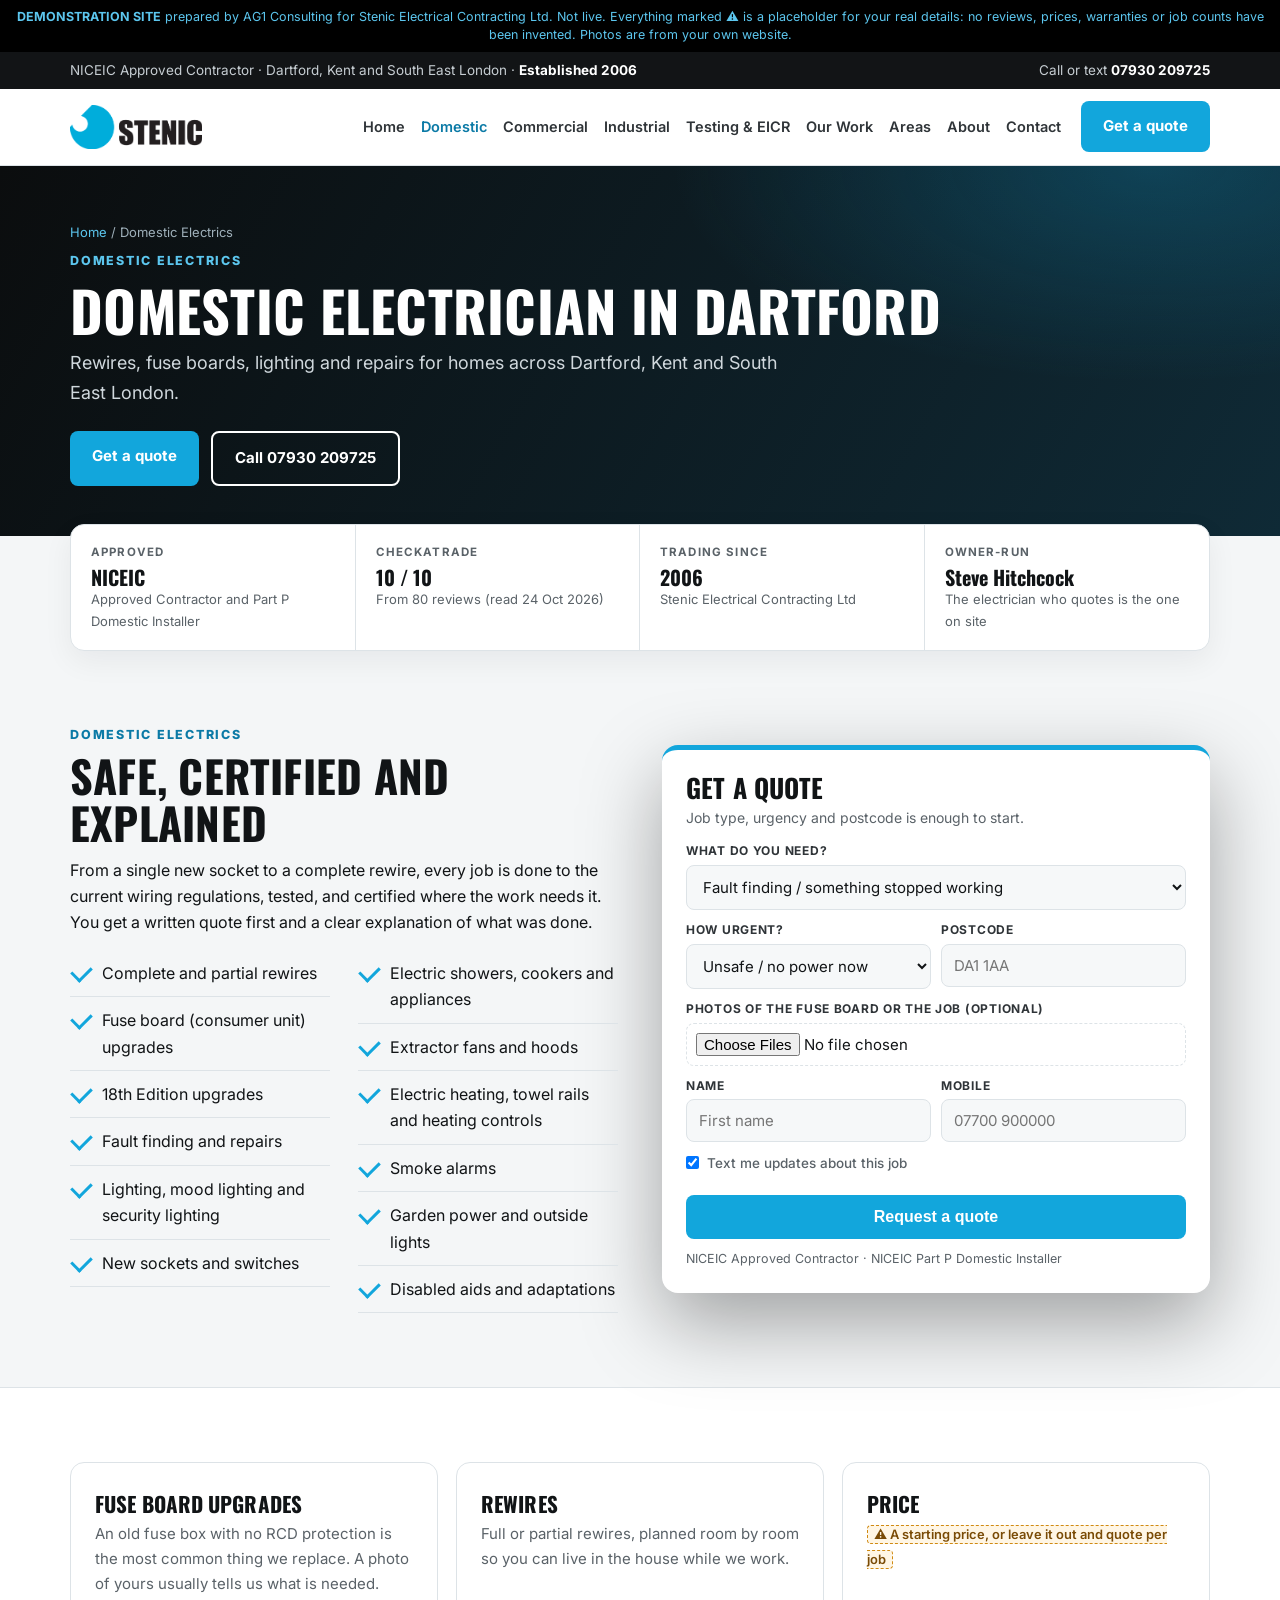
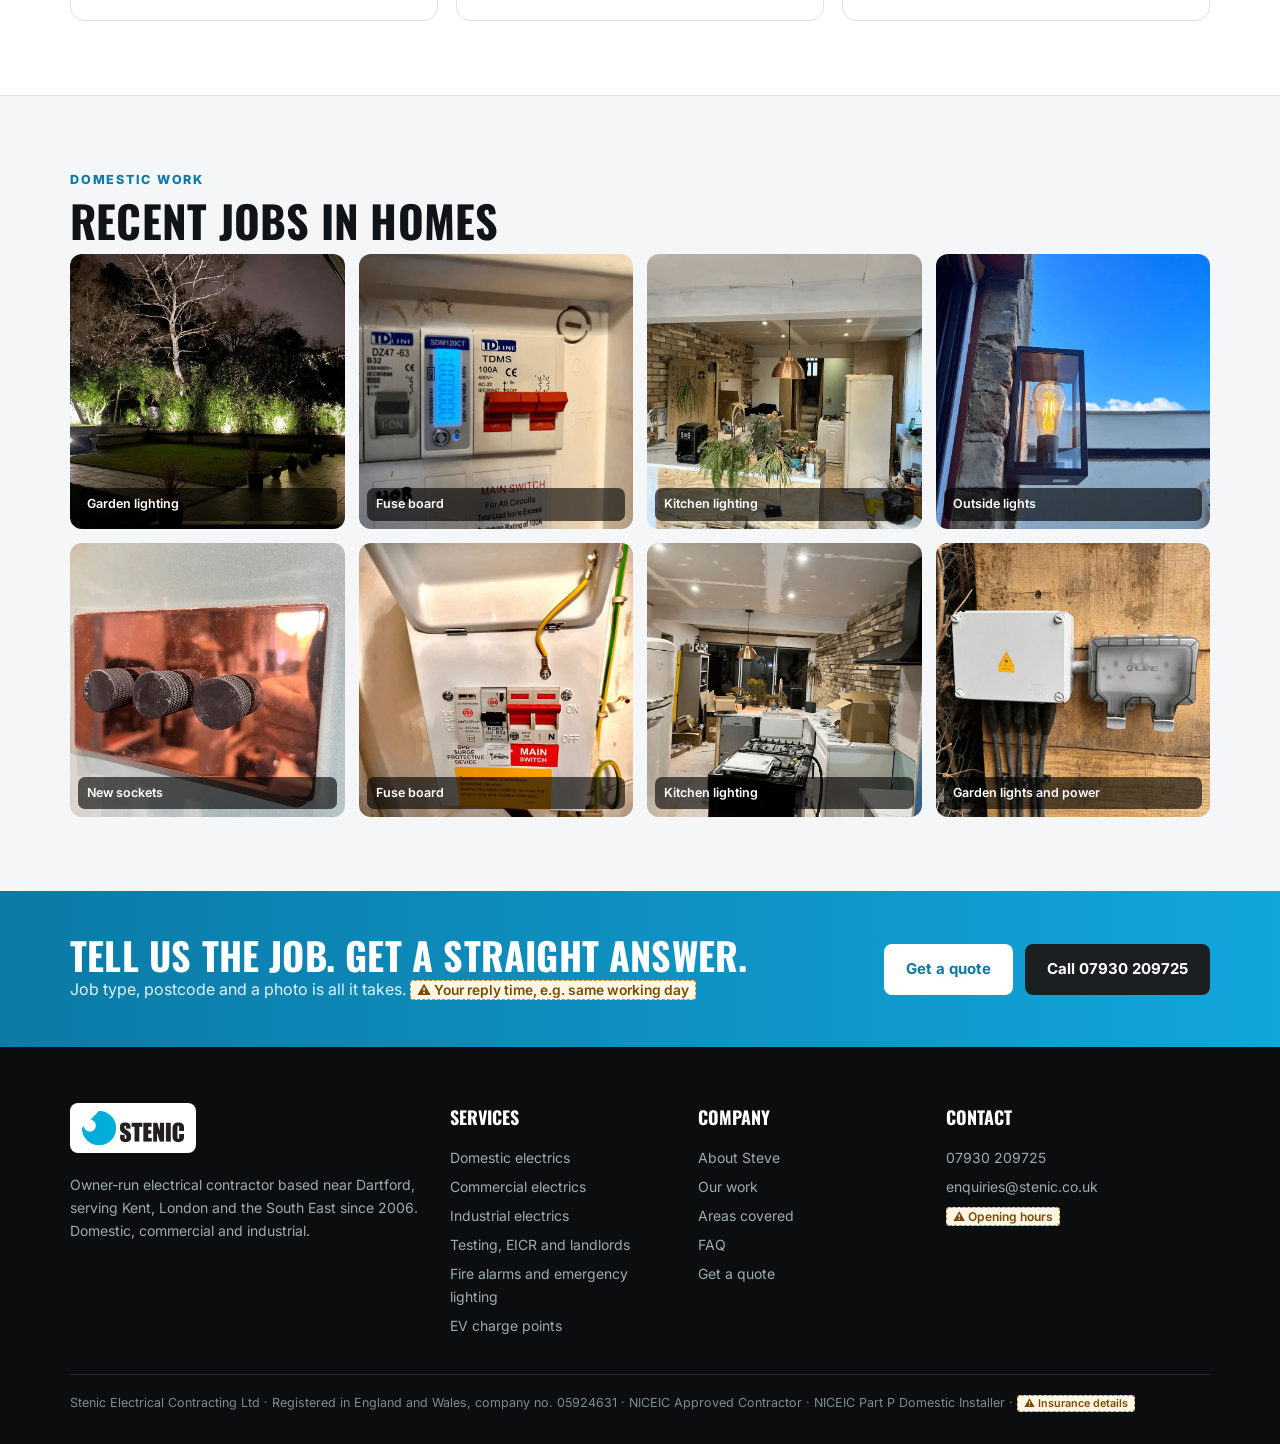
<file: domestic.html>
<!DOCTYPE html><html lang="en-GB"><head><meta charset="utf-8"><meta name="viewport" content="width=device-width,initial-scale=1">
<meta name="robots" content="noindex,nofollow"><title>Domestic Electrician in Dartford | Stenic Electrical</title><meta name="description" content="Rewires, fuse board upgrades, lighting, sockets and fault finding for homes in Dartford, Kent and South East London.">
<link rel="preconnect" href="https://fonts.googleapis.com"><link href="https://fonts.googleapis.com/css2?family=Oswald:wght@500;600;700&family=Inter:wght@400;500;600;700;800&display=swap" rel="stylesheet">
<link rel="stylesheet" href="styles.css">
<script type="application/ld+json">{"@context": "https://schema.org", "@type": "Electrician", "name": "Stenic Electrical Contracting Ltd", "telephone": "+447930209725", "email": "enquiries@stenic.co.uk", "url": "https://andrei170.github.io/stenic-electrical-demo/", "logo": "https://andrei170.github.io/stenic-electrical-demo/img/logo.png", "foundingDate": "2006-09-05", "address": {"@type": "PostalAddress", "addressLocality": "Dartford", "addressRegion": "Kent", "addressCountry": "GB"}, "areaServed": ["Dartford", "Kent", "South East London", "London", "South East England"], "founder": {"@type": "Person", "name": "Steven Hitchcock"}, "aggregateRating": {"@type": "AggregateRating", "ratingValue": "10", "bestRating": "10", "reviewCount": "80"}}</script>
</head><body>
<div class="demo"><b>DEMONSTRATION SITE</b> prepared by AG1 Consulting for Stenic Electrical Contracting Ltd. Not live. Everything marked &#9888; is a placeholder for your real details: no reviews, prices, warranties or job counts have been invented. Photos are from your own website.</div>
<div class="top"><div class="wrap"><span class="tl">NICEIC Approved Contractor &middot; Dartford, Kent and South East London &middot; <b>Established 2006</b></span><span>Call or text <a href="tel:+447930209725"><b>07930 209725</b></a></span></div></div>
<header class="site"><div class="wrap"><a class="logo" href="index.html"><img src="img/logo.png" alt="Stenic Electrical Contracting" width="132" height="44"></a>
<nav class="main"><a href="index.html">Home</a><a href="domestic.html" class="on">Domestic</a><a href="commercial.html">Commercial</a><a href="industrial.html">Industrial</a><a href="testing.html">Testing &amp; EICR</a><a href="gallery.html">Our Work</a><a href="areas.html">Areas</a><a href="about.html">About</a><a href="contact.html">Contact</a></nav><div class="hcall"><small>Call or text Steve</small><a href="tel:+447930209725">07930 209725</a></div><a class="btn" href="book.html">Get a quote</a></div></header>
<section class="pagehead"><div class="wrap"><div class="crumb"><a href="index.html">Home</a> / Domestic Electrics</div><div class="eyebrow" style="margin-top:8px;color:#5cc6ee">Domestic Electrics</div><h1>Domestic Electrician In Dartford</h1><p>Rewires, fuse boards, lighting and repairs for homes across Dartford, Kent and South East London.</p><div class="cta-row"><a class="btn" href="book.html">Get a quote</a><a class="btn ghost" href="tel:+447930209725">Call 07930 209725</a></div></div></section><section style="padding:0"><div class="wrap"><div class="trust"><div><div class="k">Approved</div><div class="v">NICEIC</div><div class="s">Approved Contractor and Part P Domestic Installer</div></div><div><div class="k">Checkatrade</div><div class="v">10 / 10</div><div class="s">From 80 reviews (read 24 Oct 2026)</div></div><div><div class="k">Trading since</div><div class="v">2006</div><div class="s">Stenic Electrical Contracting Ltd</div></div><div><div class="k">Owner-run</div><div class="v">Steve Hitchcock</div><div class="s">The electrician who quotes is the one on site</div></div></div></div></section>
<section class="s"><div class="wrap split"><div><div class="eyebrow">Domestic Electrics</div><h2 class="t">Safe, certified and explained</h2><p>From a single new socket to a complete rewire, every job is done to the current wiring regulations, tested, and certified where the work needs it. You get a written quote first and a clear explanation of what was done.</p><ul class='ticks cols' style='margin-top:14px'><li>Complete and partial rewires</li><li>Fuse board (consumer unit) upgrades</li><li>18th Edition upgrades</li><li>Fault finding and repairs</li><li>Lighting, mood lighting and security lighting</li><li>New sockets and switches</li><li>Electric showers, cookers and appliances</li><li>Extractor fans and hoods</li><li>Electric heating, towel rails and heating controls</li><li>Smoke alarms</li><li>Garden power and outside lights</li><li>Disabled aids and adaptations</li></ul></div>
<div class="panel" id="quote"><h3>Get a quote</h3><div class="sub">Job type, urgency and postcode is enough to start.</div><form class="f"><label>What do you need?</label><select><option>Fault finding / something stopped working</option><option>Fuse board (consumer unit) upgrade</option><option>Rewire (full or partial)</option><option>EICR / landlord safety certificate</option><option>New sockets, switches or lighting</option><option>Garden lighting and outdoor power</option><option>EV charge point</option><option>Electric shower, cooker or appliance</option><option>Business or commercial premises</option><option>Something else</option></select><div class="two"><div><label>How urgent?</label><select><option>Unsafe / no power now</option><option>This week</option><option>Within a month</option><option>Planning ahead / getting a quote</option></select></div><div><label>Postcode</label><input placeholder="DA1 1AA"></div></div><label>Photos of the fuse board or the job (optional)</label><input type="file" accept="image/*" multiple><div class="two"><div><label>Name</label><input placeholder="First name"></div><div><label>Mobile</label><input type="tel" placeholder="07700 900000"></div></div><label class="chk"><input type="checkbox" checked> Text me updates about this job</label><button class="btn" type="submit">Request a quote</button><div class="ok-msg">&#10004; Demo only: on the live site this lands in your CRM, the customer gets a text back straight away, and the photos come with it.</div><div class="fine">NICEIC Approved Contractor &middot; NICEIC Part P Domestic Installer</div></form></div></div></section>
<section class="s alt"><div class="wrap"><div class="feat"><div class="fc"><h3>Fuse board upgrades</h3><p>An old fuse box with no RCD protection is the most common thing we replace. A photo of yours usually tells us what is needed.</p></div><div class="fc"><h3>Rewires</h3><p>Full or partial rewires, planned room by room so you can live in the house while we work.</p></div><div class="fc"><h3>Price</h3><p><span class="ph">&#9888; A starting price, or leave it out and quote per job</span></p></div></div></div></section><section class="s"><div class="wrap"><div class="eyebrow">Domestic work</div><h2 class="t">Recent jobs in homes</h2><div class="gal"><div class="gi"><img src="img/vt5z0a2k.jpg" alt="Garden lighting by Stenic Electrical" loading="lazy" width="400" height="400"><span class="c">Garden lighting</span></div><div class="gi"><img src="img/c6whomyh.jpg" alt="Fuse board by Stenic Electrical" loading="lazy" width="400" height="400"><span class="c">Fuse board</span></div><div class="gi"><img src="img/qgorlqr8.jpg" alt="Kitchen lighting by Stenic Electrical" loading="lazy" width="400" height="400"><span class="c">Kitchen lighting</span></div><div class="gi"><img src="img/z7t7e3mf.jpg" alt="Outside lights by Stenic Electrical" loading="lazy" width="400" height="400"><span class="c">Outside lights</span></div><div class="gi"><img src="img/8eair1ik.jpg" alt="New sockets by Stenic Electrical" loading="lazy" width="400" height="400"><span class="c">New sockets</span></div><div class="gi"><img src="img/r5uftqh5.jpg" alt="Fuse board by Stenic Electrical" loading="lazy" width="400" height="400"><span class="c">Fuse board</span></div><div class="gi"><img src="img/64xsrulx.jpg" alt="Kitchen lighting by Stenic Electrical" loading="lazy" width="400" height="400"><span class="c">Kitchen lighting</span></div><div class="gi"><img src="img/2ty9ts12.jpg" alt="Garden lights and power by Stenic Electrical" loading="lazy" width="400" height="400"><span class="c">Garden lights and power</span></div></div></div></section><section class="band"><div class="wrap"><div><h2>Tell us the job. Get a straight answer.</h2><p>Job type, postcode and a photo is all it takes. <span class="ph">&#9888; Your reply time, e.g. same working day</span></p></div><div class="cta-row" style="margin-top:0"><a class="btn" href="book.html">Get a quote</a><a class="btn dark" href="tel:+447930209725">Call 07930 209725</a></div></div></section>
<footer class="site"><div class="wrap"><div class="foot">
<div><a class="flogo" href="index.html"><img src="img/logo.png" alt="Stenic Electrical Contracting" width="102" height="34"></a>
<p style="margin-top:14px">Owner-run electrical contractor based near Dartford, serving Kent, London and the South East since 2006. Domestic, commercial and industrial.</p></div>
<div><h4>Services</h4><ul><li><a href="domestic.html">Domestic electrics</a></li><li><a href="commercial.html">Commercial electrics</a></li><li><a href="industrial.html">Industrial electrics</a></li><li><a href="testing.html">Testing, EICR and landlords</a></li><li><a href="fire-emergency.html">Fire alarms and emergency lighting</a></li><li><a href="ev-chargers.html">EV charge points</a></li></ul></div>
<div><h4>Company</h4><ul><li><a href="about.html">About Steve</a></li><li><a href="gallery.html">Our work</a></li><li><a href="areas.html">Areas covered</a></li><li><a href="faq.html">FAQ</a></li><li><a href="book.html">Get a quote</a></li></ul></div>
<div><h4>Contact</h4><ul><li><a href="tel:+447930209725">07930 209725</a></li><li><a href="mailto:enquiries@stenic.co.uk">enquiries@stenic.co.uk</a></li><li><span class="ph">&#9888; Opening hours</span></li></ul></div>
</div><div class="legal">Stenic Electrical Contracting Ltd &middot; Registered in England and Wales, company no. 05924631 &middot; NICEIC Approved Contractor &middot; NICEIC Part P Domestic Installer &middot; <span class="ph">&#9888; Insurance details</span></div></div></footer>
<div class="sticky-cta"><a class="btn dark" href="tel:+447930209725">&#9742; Call</a><a class="btn" href="book.html">Get a quote</a></div>
<script>
document.querySelectorAll('form.f').forEach(function(f){f.addEventListener('submit',function(e){e.preventDefault();
var m=f.querySelector('.ok-msg');if(m){m.style.display='block';}});});
</script></body></html>
</file>
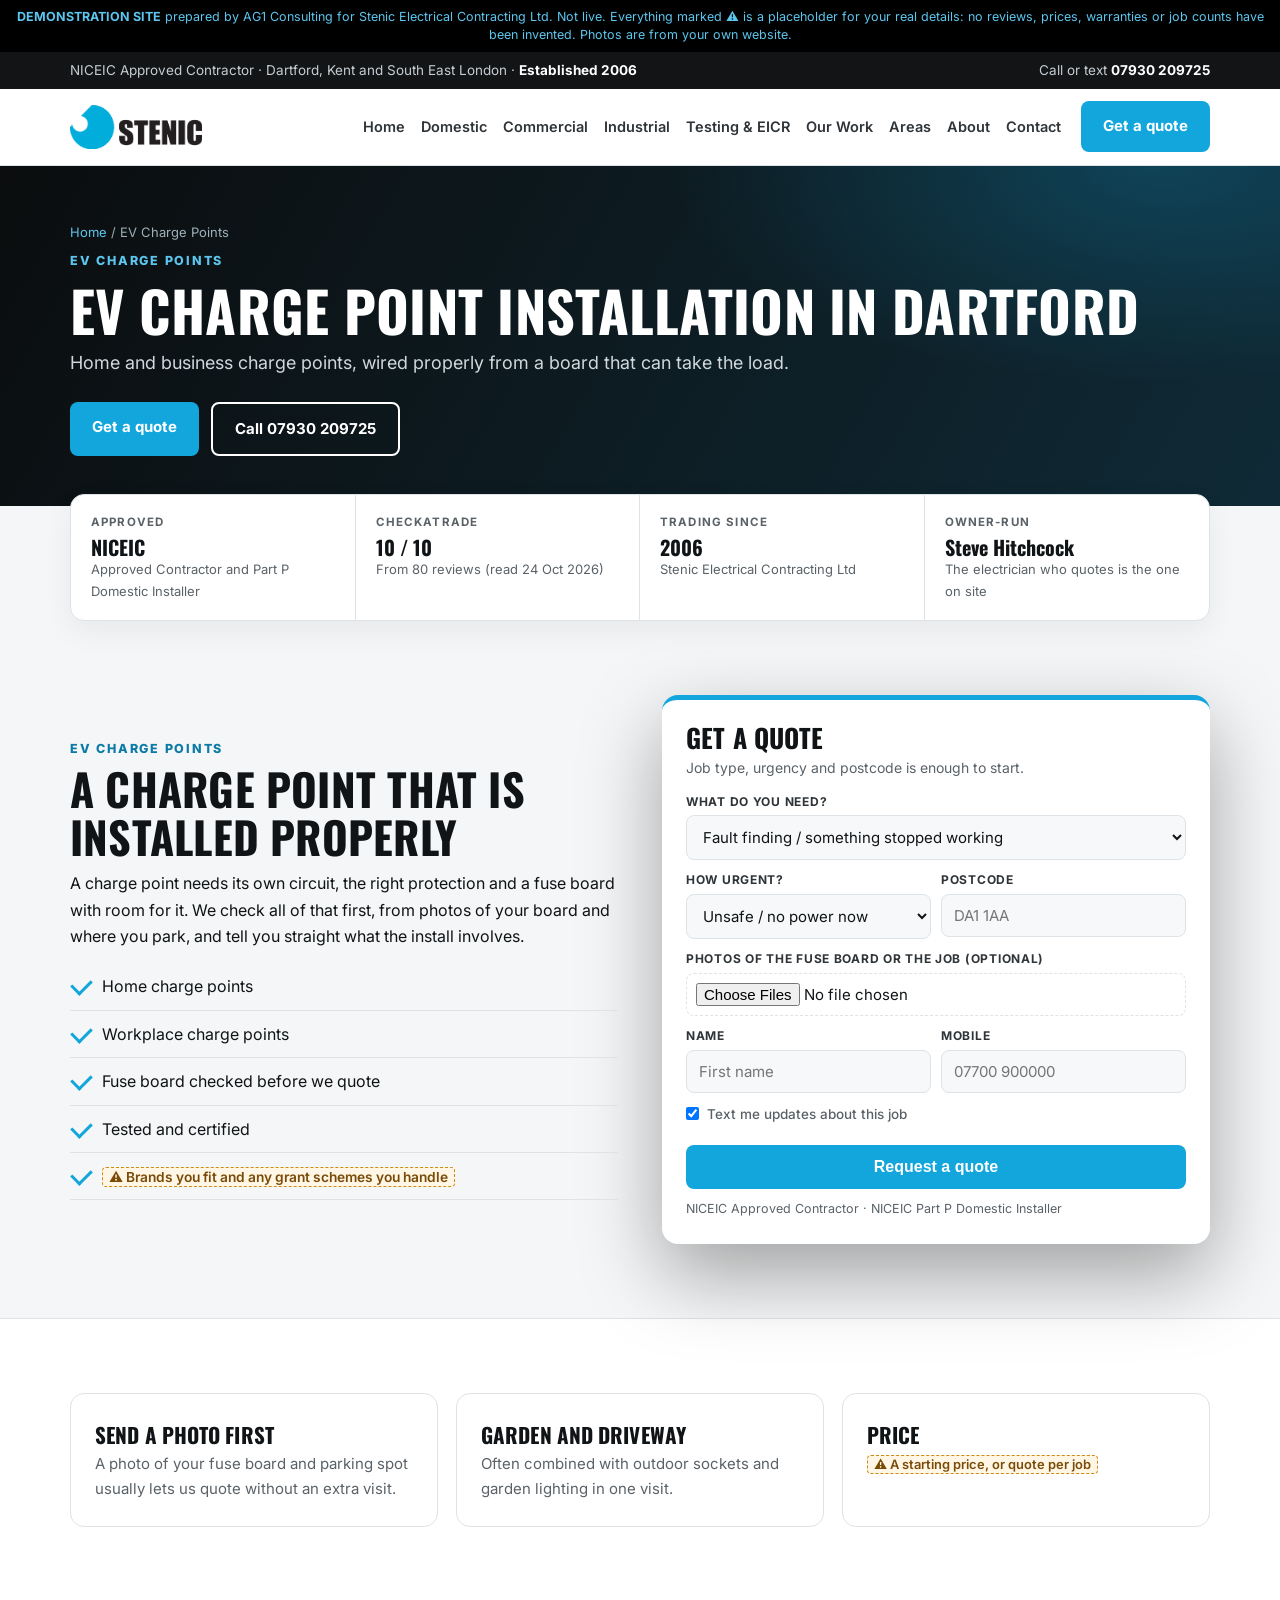
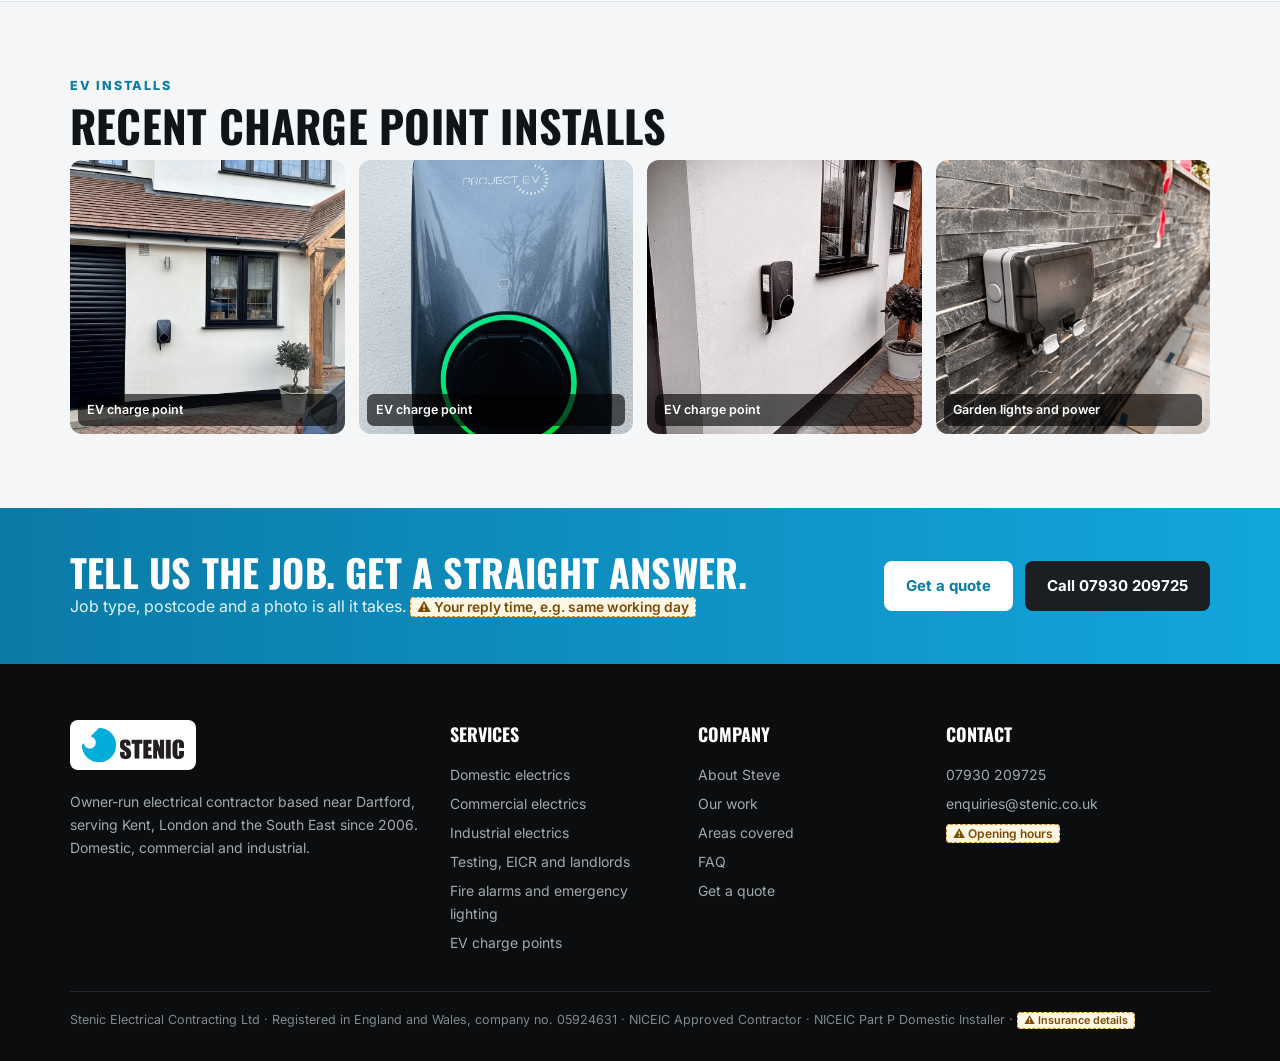
<file: ev-chargers.html>
<!DOCTYPE html><html lang="en-GB"><head><meta charset="utf-8"><meta name="viewport" content="width=device-width,initial-scale=1">
<meta name="robots" content="noindex,nofollow"><title>EV Charge Point Installation in Dartford | Stenic Electrical</title><meta name="description" content="Home and workplace EV charge points installed by an NICEIC approved contractor in Dartford and Kent.">
<link rel="preconnect" href="https://fonts.googleapis.com"><link href="https://fonts.googleapis.com/css2?family=Oswald:wght@500;600;700&family=Inter:wght@400;500;600;700;800&display=swap" rel="stylesheet">
<link rel="stylesheet" href="styles.css">
<script type="application/ld+json">{"@context": "https://schema.org", "@type": "Electrician", "name": "Stenic Electrical Contracting Ltd", "telephone": "+447930209725", "email": "enquiries@stenic.co.uk", "url": "https://andrei170.github.io/stenic-electrical-demo/", "logo": "https://andrei170.github.io/stenic-electrical-demo/img/logo.png", "foundingDate": "2006-09-05", "address": {"@type": "PostalAddress", "addressLocality": "Dartford", "addressRegion": "Kent", "addressCountry": "GB"}, "areaServed": ["Dartford", "Kent", "South East London", "London", "South East England"], "founder": {"@type": "Person", "name": "Steven Hitchcock"}, "aggregateRating": {"@type": "AggregateRating", "ratingValue": "10", "bestRating": "10", "reviewCount": "80"}}</script>
</head><body>
<div class="demo"><b>DEMONSTRATION SITE</b> prepared by AG1 Consulting for Stenic Electrical Contracting Ltd. Not live. Everything marked &#9888; is a placeholder for your real details: no reviews, prices, warranties or job counts have been invented. Photos are from your own website.</div>
<div class="top"><div class="wrap"><span class="tl">NICEIC Approved Contractor &middot; Dartford, Kent and South East London &middot; <b>Established 2006</b></span><span>Call or text <a href="tel:+447930209725"><b>07930 209725</b></a></span></div></div>
<header class="site"><div class="wrap"><a class="logo" href="index.html"><img src="img/logo.png" alt="Stenic Electrical Contracting" width="132" height="44"></a>
<nav class="main"><a href="index.html">Home</a><a href="domestic.html">Domestic</a><a href="commercial.html">Commercial</a><a href="industrial.html">Industrial</a><a href="testing.html">Testing &amp; EICR</a><a href="gallery.html">Our Work</a><a href="areas.html">Areas</a><a href="about.html">About</a><a href="contact.html">Contact</a></nav><div class="hcall"><small>Call or text Steve</small><a href="tel:+447930209725">07930 209725</a></div><a class="btn" href="book.html">Get a quote</a></div></header>
<section class="pagehead"><div class="wrap"><div class="crumb"><a href="index.html">Home</a> / EV Charge Points</div><div class="eyebrow" style="margin-top:8px;color:#5cc6ee">EV Charge Points</div><h1>EV Charge Point Installation In Dartford</h1><p>Home and business charge points, wired properly from a board that can take the load.</p><div class="cta-row"><a class="btn" href="book.html">Get a quote</a><a class="btn ghost" href="tel:+447930209725">Call 07930 209725</a></div></div></section><section style="padding:0"><div class="wrap"><div class="trust"><div><div class="k">Approved</div><div class="v">NICEIC</div><div class="s">Approved Contractor and Part P Domestic Installer</div></div><div><div class="k">Checkatrade</div><div class="v">10 / 10</div><div class="s">From 80 reviews (read 24 Oct 2026)</div></div><div><div class="k">Trading since</div><div class="v">2006</div><div class="s">Stenic Electrical Contracting Ltd</div></div><div><div class="k">Owner-run</div><div class="v">Steve Hitchcock</div><div class="s">The electrician who quotes is the one on site</div></div></div></div></section>
<section class="s"><div class="wrap split"><div><div class="eyebrow">EV Charge Points</div><h2 class="t">A charge point that is installed properly</h2><p>A charge point needs its own circuit, the right protection and a fuse board with room for it. We check all of that first, from photos of your board and where you park, and tell you straight what the install involves.</p><ul class='ticks' style='margin-top:14px'><li>Home charge points</li><li>Workplace charge points</li><li>Fuse board checked before we quote</li><li>Tested and certified</li><li><span class="ph">&#9888; Brands you fit and any grant schemes you handle</span></li></ul></div>
<div class="panel" id="quote"><h3>Get a quote</h3><div class="sub">Job type, urgency and postcode is enough to start.</div><form class="f"><label>What do you need?</label><select><option>Fault finding / something stopped working</option><option>Fuse board (consumer unit) upgrade</option><option>Rewire (full or partial)</option><option>EICR / landlord safety certificate</option><option>New sockets, switches or lighting</option><option>Garden lighting and outdoor power</option><option>EV charge point</option><option>Electric shower, cooker or appliance</option><option>Business or commercial premises</option><option>Something else</option></select><div class="two"><div><label>How urgent?</label><select><option>Unsafe / no power now</option><option>This week</option><option>Within a month</option><option>Planning ahead / getting a quote</option></select></div><div><label>Postcode</label><input placeholder="DA1 1AA"></div></div><label>Photos of the fuse board or the job (optional)</label><input type="file" accept="image/*" multiple><div class="two"><div><label>Name</label><input placeholder="First name"></div><div><label>Mobile</label><input type="tel" placeholder="07700 900000"></div></div><label class="chk"><input type="checkbox" checked> Text me updates about this job</label><button class="btn" type="submit">Request a quote</button><div class="ok-msg">&#10004; Demo only: on the live site this lands in your CRM, the customer gets a text back straight away, and the photos come with it.</div><div class="fine">NICEIC Approved Contractor &middot; NICEIC Part P Domestic Installer</div></form></div></div></section>
<section class="s alt"><div class="wrap"><div class="feat"><div class="fc"><h3>Send a photo first</h3><p>A photo of your fuse board and parking spot usually lets us quote without an extra visit.</p></div><div class="fc"><h3>Garden and driveway</h3><p>Often combined with outdoor sockets and garden lighting in one visit.</p></div><div class="fc"><h3>Price</h3><p><span class="ph">&#9888; A starting price, or quote per job</span></p></div></div></div></section><section class="s"><div class="wrap"><div class="eyebrow">EV installs</div><h2 class="t">Recent charge point installs</h2><div class="gal"><div class="gi"><img src="img/2ccv3kk6.jpg" alt="EV charge point by Stenic Electrical" loading="lazy" width="400" height="400"><span class="c">EV charge point</span></div><div class="gi"><img src="img/1d0y4tty.jpg" alt="EV charge point by Stenic Electrical" loading="lazy" width="400" height="400"><span class="c">EV charge point</span></div><div class="gi"><img src="img/drm1upoo.jpg" alt="EV charge point by Stenic Electrical" loading="lazy" width="400" height="400"><span class="c">EV charge point</span></div><div class="gi"><img src="img/r0cjxmvg.jpg" alt="Garden lights and power by Stenic Electrical" loading="lazy" width="400" height="400"><span class="c">Garden lights and power</span></div></div></div></section><section class="band"><div class="wrap"><div><h2>Tell us the job. Get a straight answer.</h2><p>Job type, postcode and a photo is all it takes. <span class="ph">&#9888; Your reply time, e.g. same working day</span></p></div><div class="cta-row" style="margin-top:0"><a class="btn" href="book.html">Get a quote</a><a class="btn dark" href="tel:+447930209725">Call 07930 209725</a></div></div></section>
<footer class="site"><div class="wrap"><div class="foot">
<div><a class="flogo" href="index.html"><img src="img/logo.png" alt="Stenic Electrical Contracting" width="102" height="34"></a>
<p style="margin-top:14px">Owner-run electrical contractor based near Dartford, serving Kent, London and the South East since 2006. Domestic, commercial and industrial.</p></div>
<div><h4>Services</h4><ul><li><a href="domestic.html">Domestic electrics</a></li><li><a href="commercial.html">Commercial electrics</a></li><li><a href="industrial.html">Industrial electrics</a></li><li><a href="testing.html">Testing, EICR and landlords</a></li><li><a href="fire-emergency.html">Fire alarms and emergency lighting</a></li><li><a href="ev-chargers.html">EV charge points</a></li></ul></div>
<div><h4>Company</h4><ul><li><a href="about.html">About Steve</a></li><li><a href="gallery.html">Our work</a></li><li><a href="areas.html">Areas covered</a></li><li><a href="faq.html">FAQ</a></li><li><a href="book.html">Get a quote</a></li></ul></div>
<div><h4>Contact</h4><ul><li><a href="tel:+447930209725">07930 209725</a></li><li><a href="mailto:enquiries@stenic.co.uk">enquiries@stenic.co.uk</a></li><li><span class="ph">&#9888; Opening hours</span></li></ul></div>
</div><div class="legal">Stenic Electrical Contracting Ltd &middot; Registered in England and Wales, company no. 05924631 &middot; NICEIC Approved Contractor &middot; NICEIC Part P Domestic Installer &middot; <span class="ph">&#9888; Insurance details</span></div></div></footer>
<div class="sticky-cta"><a class="btn dark" href="tel:+447930209725">&#9742; Call</a><a class="btn" href="book.html">Get a quote</a></div>
<script>
document.querySelectorAll('form.f').forEach(function(f){f.addEventListener('submit',function(e){e.preventDefault();
var m=f.querySelector('.ok-msg');if(m){m.style.display='block';}});});
</script></body></html>
</file>
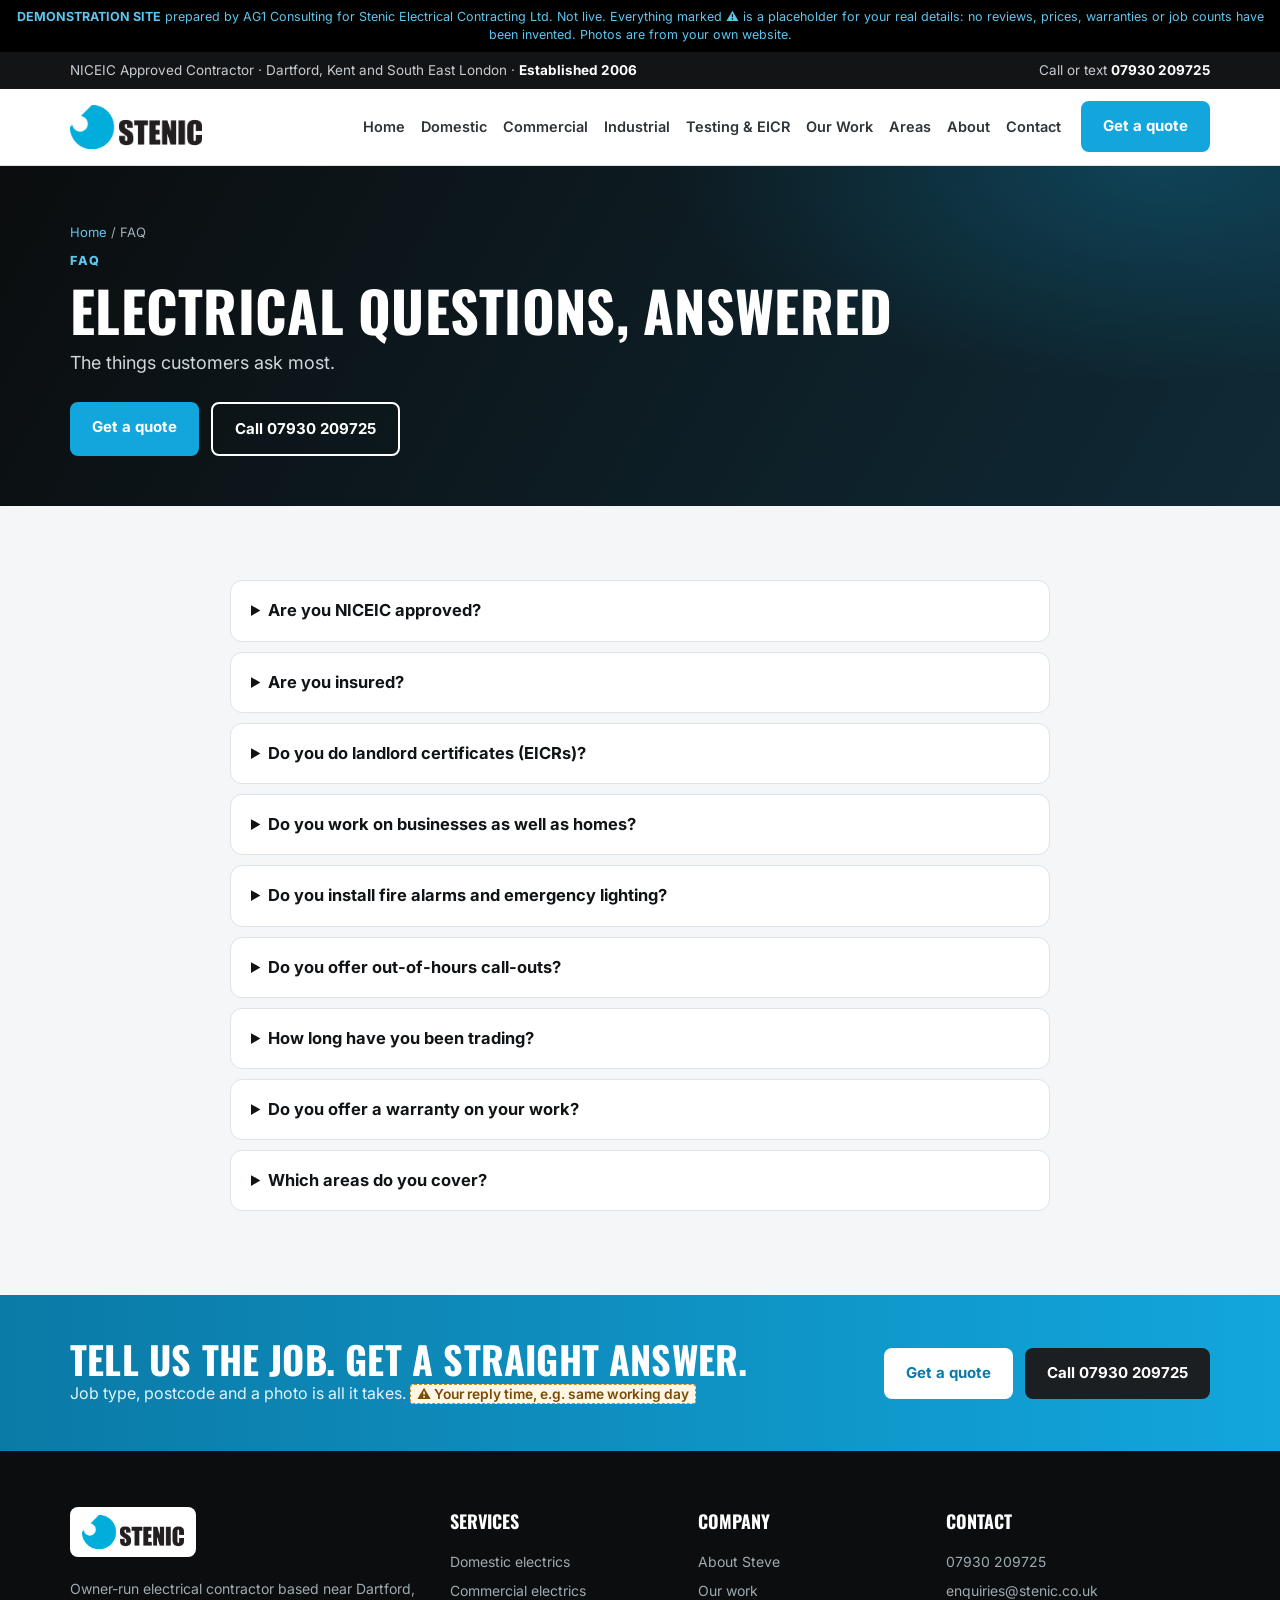
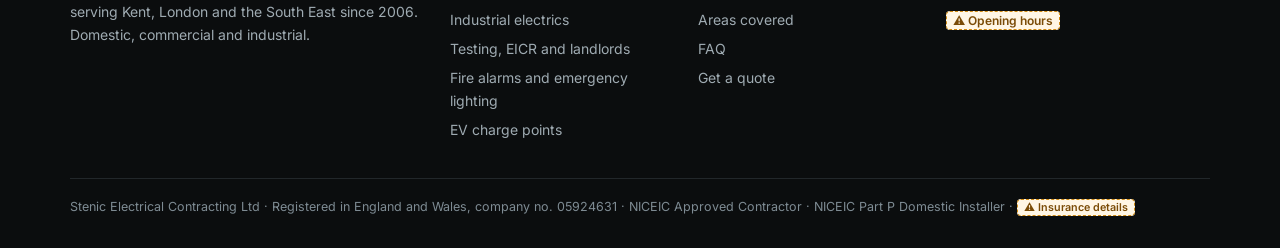
<file: faq.html>
<!DOCTYPE html><html lang="en-GB"><head><meta charset="utf-8"><meta name="viewport" content="width=device-width,initial-scale=1">
<meta name="robots" content="noindex,nofollow"><title>Electrical FAQ | Stenic Electrical</title><meta name="description" content="Answers to common questions from homeowners, landlords and businesses.">
<link rel="preconnect" href="https://fonts.googleapis.com"><link href="https://fonts.googleapis.com/css2?family=Oswald:wght@500;600;700&family=Inter:wght@400;500;600;700;800&display=swap" rel="stylesheet">
<link rel="stylesheet" href="styles.css">
<script type="application/ld+json">{"@context": "https://schema.org", "@type": "Electrician", "name": "Stenic Electrical Contracting Ltd", "telephone": "+447930209725", "email": "enquiries@stenic.co.uk", "url": "https://andrei170.github.io/stenic-electrical-demo/", "logo": "https://andrei170.github.io/stenic-electrical-demo/img/logo.png", "foundingDate": "2006-09-05", "address": {"@type": "PostalAddress", "addressLocality": "Dartford", "addressRegion": "Kent", "addressCountry": "GB"}, "areaServed": ["Dartford", "Kent", "South East London", "London", "South East England"], "founder": {"@type": "Person", "name": "Steven Hitchcock"}, "aggregateRating": {"@type": "AggregateRating", "ratingValue": "10", "bestRating": "10", "reviewCount": "80"}}</script>
</head><body>
<div class="demo"><b>DEMONSTRATION SITE</b> prepared by AG1 Consulting for Stenic Electrical Contracting Ltd. Not live. Everything marked &#9888; is a placeholder for your real details: no reviews, prices, warranties or job counts have been invented. Photos are from your own website.</div>
<div class="top"><div class="wrap"><span class="tl">NICEIC Approved Contractor &middot; Dartford, Kent and South East London &middot; <b>Established 2006</b></span><span>Call or text <a href="tel:+447930209725"><b>07930 209725</b></a></span></div></div>
<header class="site"><div class="wrap"><a class="logo" href="index.html"><img src="img/logo.png" alt="Stenic Electrical Contracting" width="132" height="44"></a>
<nav class="main"><a href="index.html">Home</a><a href="domestic.html">Domestic</a><a href="commercial.html">Commercial</a><a href="industrial.html">Industrial</a><a href="testing.html">Testing &amp; EICR</a><a href="gallery.html">Our Work</a><a href="areas.html">Areas</a><a href="about.html">About</a><a href="contact.html">Contact</a></nav><div class="hcall"><small>Call or text Steve</small><a href="tel:+447930209725">07930 209725</a></div><a class="btn" href="book.html">Get a quote</a></div></header>
<section class="pagehead"><div class="wrap"><div class="crumb"><a href="index.html">Home</a> / FAQ</div><div class="eyebrow" style="margin-top:8px;color:#5cc6ee">FAQ</div><h1>Electrical Questions, Answered</h1><p>The things customers ask most.</p><div class="cta-row"><a class="btn" href="book.html">Get a quote</a><a class="btn ghost" href="tel:+447930209725">Call 07930 209725</a></div></div></section><section class="s"><div class="wrap" style="max-width:860px"><details><summary>Are you NICEIC approved?</summary><p>Yes. Stenic Electrical Contracting is an NICEIC Approved Contractor and NICEIC Part P Domestic Installer. <span class="ph">&#9888; Registration number</span></p></details><details><summary>Are you insured?</summary><p><span class="ph">&#9888; Your insurance details</span></p></details><details><summary>Do you do landlord certificates (EICRs)?</summary><p>Yes, for single properties and portfolios. See <a href="testing.html">Testing and EICR</a>.</p></details><details><summary>Do you work on businesses as well as homes?</summary><p>Yes: offices, shops, care settings, rental blocks, caravan parks and industrial units, as well as homes.</p></details><details><summary>Do you install fire alarms and emergency lighting?</summary><p>Yes, addressable, conventional and wireless fire alarms, and emergency lighting, installed and maintained.</p></details><details><summary>Do you offer out-of-hours call-outs?</summary><p><span class="ph">&#9888; Your real out-of-hours cover. Only promise what you can keep</span></p></details><details><summary>How long have you been trading?</summary><p>Stenic Electrical Contracting Ltd was set up in September 2006.</p></details><details><summary>Do you offer a warranty on your work?</summary><p><span class="ph">&#9888; Your workmanship warranty, if you offer one</span></p></details><details><summary>Which areas do you cover?</summary><p>Dartford, Kent, London and the South East. <span class="ph">&#9888; Confirm towns</span></p></details></div></section><section class="band"><div class="wrap"><div><h2>Tell us the job. Get a straight answer.</h2><p>Job type, postcode and a photo is all it takes. <span class="ph">&#9888; Your reply time, e.g. same working day</span></p></div><div class="cta-row" style="margin-top:0"><a class="btn" href="book.html">Get a quote</a><a class="btn dark" href="tel:+447930209725">Call 07930 209725</a></div></div></section>
<footer class="site"><div class="wrap"><div class="foot">
<div><a class="flogo" href="index.html"><img src="img/logo.png" alt="Stenic Electrical Contracting" width="102" height="34"></a>
<p style="margin-top:14px">Owner-run electrical contractor based near Dartford, serving Kent, London and the South East since 2006. Domestic, commercial and industrial.</p></div>
<div><h4>Services</h4><ul><li><a href="domestic.html">Domestic electrics</a></li><li><a href="commercial.html">Commercial electrics</a></li><li><a href="industrial.html">Industrial electrics</a></li><li><a href="testing.html">Testing, EICR and landlords</a></li><li><a href="fire-emergency.html">Fire alarms and emergency lighting</a></li><li><a href="ev-chargers.html">EV charge points</a></li></ul></div>
<div><h4>Company</h4><ul><li><a href="about.html">About Steve</a></li><li><a href="gallery.html">Our work</a></li><li><a href="areas.html">Areas covered</a></li><li><a href="faq.html">FAQ</a></li><li><a href="book.html">Get a quote</a></li></ul></div>
<div><h4>Contact</h4><ul><li><a href="tel:+447930209725">07930 209725</a></li><li><a href="mailto:enquiries@stenic.co.uk">enquiries@stenic.co.uk</a></li><li><span class="ph">&#9888; Opening hours</span></li></ul></div>
</div><div class="legal">Stenic Electrical Contracting Ltd &middot; Registered in England and Wales, company no. 05924631 &middot; NICEIC Approved Contractor &middot; NICEIC Part P Domestic Installer &middot; <span class="ph">&#9888; Insurance details</span></div></div></footer>
<div class="sticky-cta"><a class="btn dark" href="tel:+447930209725">&#9742; Call</a><a class="btn" href="book.html">Get a quote</a></div>
<script>
document.querySelectorAll('form.f').forEach(function(f){f.addEventListener('submit',function(e){e.preventDefault();
var m=f.querySelector('.ok-msg');if(m){m.style.display='block';}});});
</script></body></html>
</file>
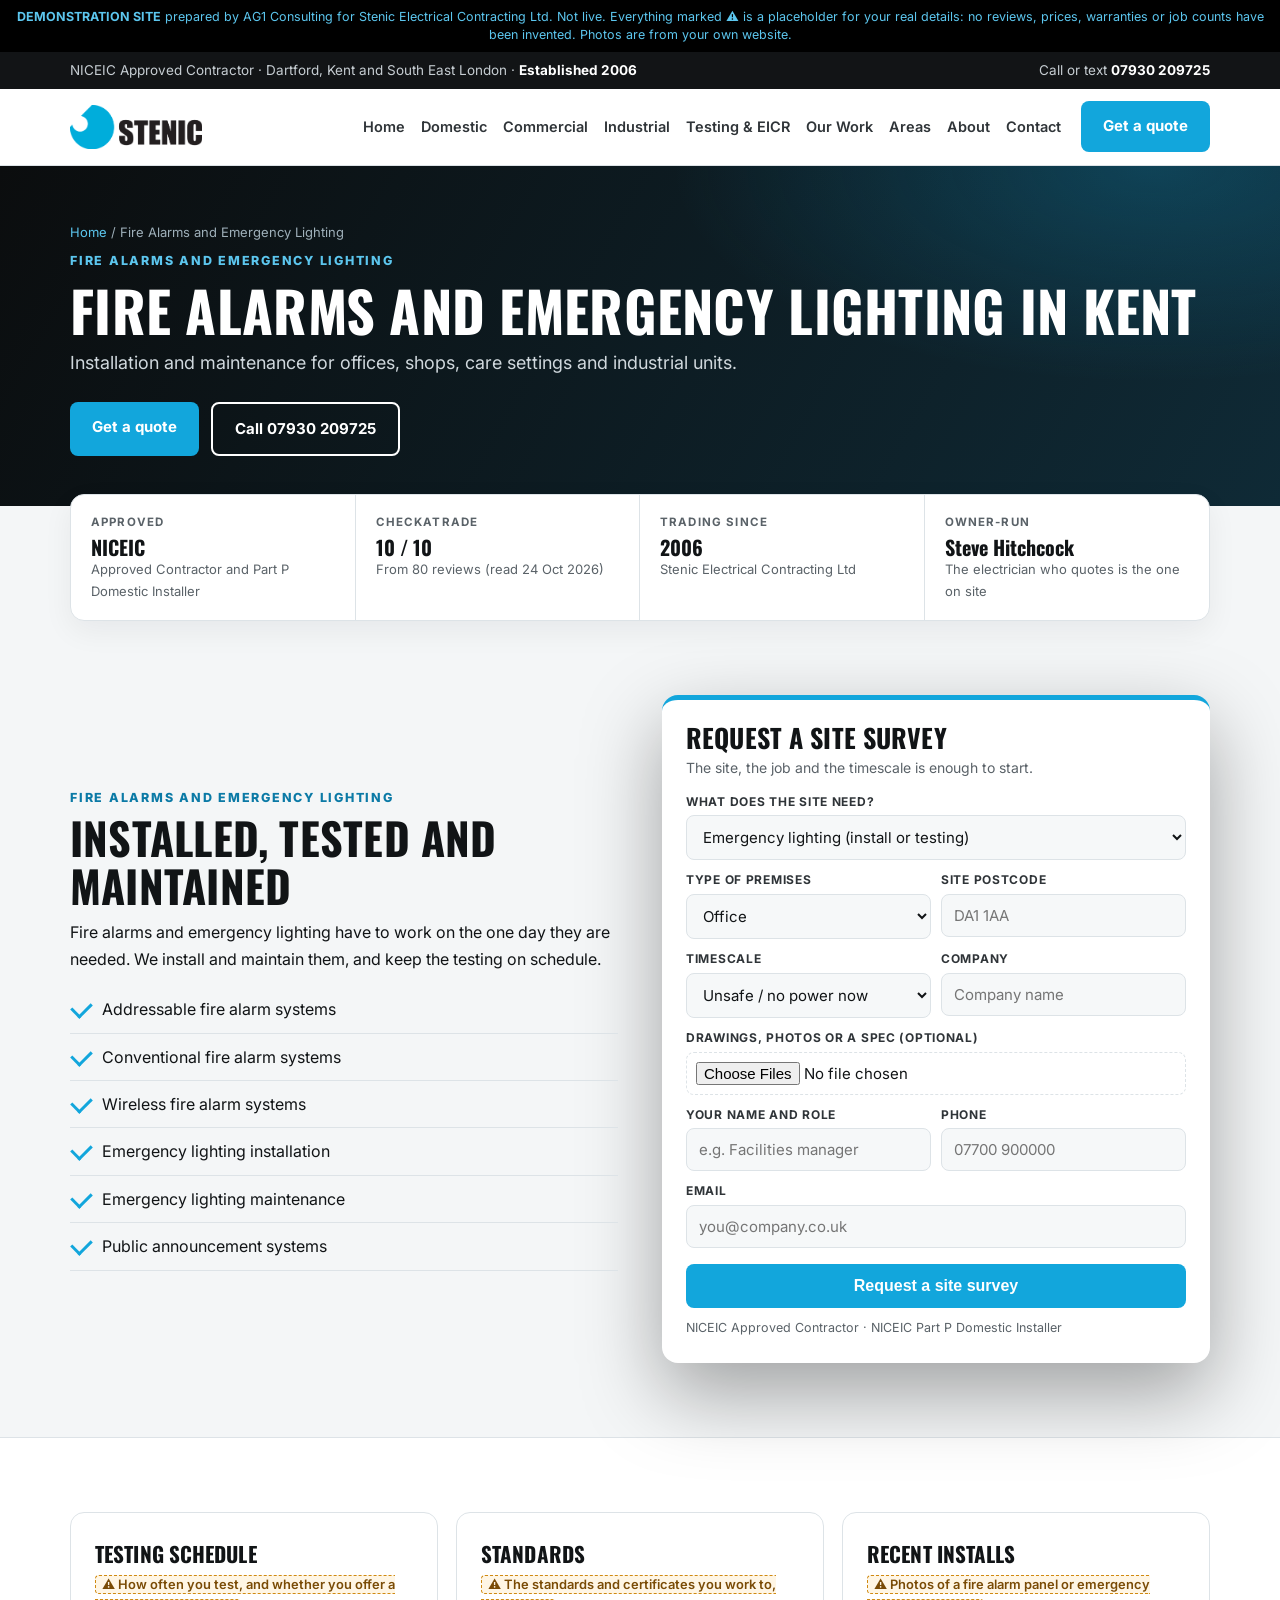
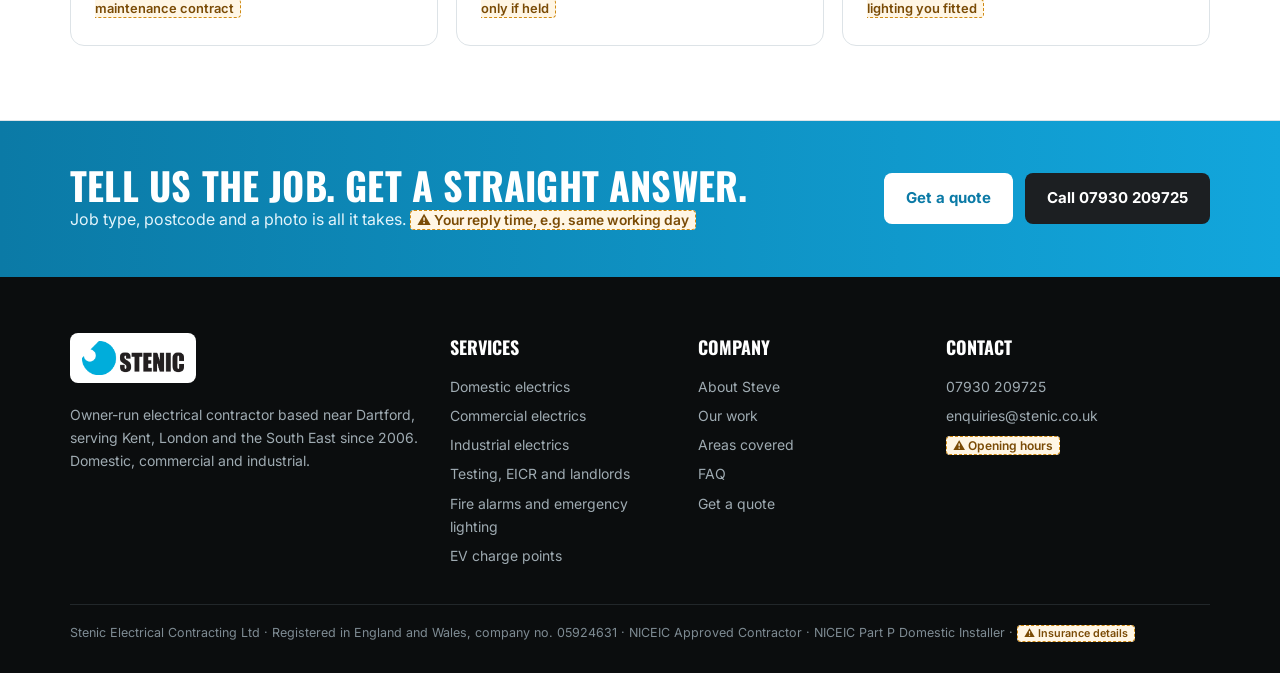
<file: fire-emergency.html>
<!DOCTYPE html><html lang="en-GB"><head><meta charset="utf-8"><meta name="viewport" content="width=device-width,initial-scale=1">
<meta name="robots" content="noindex,nofollow"><title>Fire Alarms and Emergency Lighting in Kent | Stenic Electrical</title><meta name="description" content="Fire alarm and emergency lighting installation and maintenance for businesses in Kent and South East London.">
<link rel="preconnect" href="https://fonts.googleapis.com"><link href="https://fonts.googleapis.com/css2?family=Oswald:wght@500;600;700&family=Inter:wght@400;500;600;700;800&display=swap" rel="stylesheet">
<link rel="stylesheet" href="styles.css">
<script type="application/ld+json">{"@context": "https://schema.org", "@type": "Electrician", "name": "Stenic Electrical Contracting Ltd", "telephone": "+447930209725", "email": "enquiries@stenic.co.uk", "url": "https://andrei170.github.io/stenic-electrical-demo/", "logo": "https://andrei170.github.io/stenic-electrical-demo/img/logo.png", "foundingDate": "2006-09-05", "address": {"@type": "PostalAddress", "addressLocality": "Dartford", "addressRegion": "Kent", "addressCountry": "GB"}, "areaServed": ["Dartford", "Kent", "South East London", "London", "South East England"], "founder": {"@type": "Person", "name": "Steven Hitchcock"}, "aggregateRating": {"@type": "AggregateRating", "ratingValue": "10", "bestRating": "10", "reviewCount": "80"}}</script>
</head><body>
<div class="demo"><b>DEMONSTRATION SITE</b> prepared by AG1 Consulting for Stenic Electrical Contracting Ltd. Not live. Everything marked &#9888; is a placeholder for your real details: no reviews, prices, warranties or job counts have been invented. Photos are from your own website.</div>
<div class="top"><div class="wrap"><span class="tl">NICEIC Approved Contractor &middot; Dartford, Kent and South East London &middot; <b>Established 2006</b></span><span>Call or text <a href="tel:+447930209725"><b>07930 209725</b></a></span></div></div>
<header class="site"><div class="wrap"><a class="logo" href="index.html"><img src="img/logo.png" alt="Stenic Electrical Contracting" width="132" height="44"></a>
<nav class="main"><a href="index.html">Home</a><a href="domestic.html">Domestic</a><a href="commercial.html">Commercial</a><a href="industrial.html">Industrial</a><a href="testing.html">Testing &amp; EICR</a><a href="gallery.html">Our Work</a><a href="areas.html">Areas</a><a href="about.html">About</a><a href="contact.html">Contact</a></nav><div class="hcall"><small>Call or text Steve</small><a href="tel:+447930209725">07930 209725</a></div><a class="btn" href="book.html">Get a quote</a></div></header>
<section class="pagehead"><div class="wrap"><div class="crumb"><a href="index.html">Home</a> / Fire Alarms and Emergency Lighting</div><div class="eyebrow" style="margin-top:8px;color:#5cc6ee">Fire Alarms and Emergency Lighting</div><h1>Fire Alarms And Emergency Lighting In Kent</h1><p>Installation and maintenance for offices, shops, care settings and industrial units.</p><div class="cta-row"><a class="btn" href="book.html">Get a quote</a><a class="btn ghost" href="tel:+447930209725">Call 07930 209725</a></div></div></section><section style="padding:0"><div class="wrap"><div class="trust"><div><div class="k">Approved</div><div class="v">NICEIC</div><div class="s">Approved Contractor and Part P Domestic Installer</div></div><div><div class="k">Checkatrade</div><div class="v">10 / 10</div><div class="s">From 80 reviews (read 24 Oct 2026)</div></div><div><div class="k">Trading since</div><div class="v">2006</div><div class="s">Stenic Electrical Contracting Ltd</div></div><div><div class="k">Owner-run</div><div class="v">Steve Hitchcock</div><div class="s">The electrician who quotes is the one on site</div></div></div></div></section>
<section class="s"><div class="wrap split"><div><div class="eyebrow">Fire Alarms and Emergency Lighting</div><h2 class="t">Installed, tested and maintained</h2><p>Fire alarms and emergency lighting have to work on the one day they are needed. We install and maintain them, and keep the testing on schedule.</p><ul class='ticks' style='margin-top:14px'><li>Addressable fire alarm systems</li><li>Conventional fire alarm systems</li><li>Wireless fire alarm systems</li><li>Emergency lighting installation</li><li>Emergency lighting maintenance</li><li>Public announcement systems</li></ul></div>
<div class="panel" id="survey"><h3>Request a site survey</h3><div class="sub">The site, the job and the timescale is enough to start.</div><form class="f"><label>What does the site need?</label><select><option>Emergency lighting (install or testing)</option><option>Fire alarm (install or maintenance)</option><option>Periodic testing / EICR</option><option>Office or shop fit-out</option><option>Lighting upgrade (LED, high bay)</option><option>Distribution, sub mains or switchgear</option><option>Maintenance contract</option><option>Landlord survey (several properties)</option><option>Something else</option></select><div class="two"><div><label>Type of premises</label><select><option>Office</option><option>Shop or retail</option><option>Warehouse or industrial unit</option><option>Care home or surgery</option><option>School</option><option>Rental property / block</option><option>Caravan park</option><option>Other</option></select></div><div><label>Site postcode</label><input placeholder="DA1 1AA"></div></div><div class="two"><div><label>Timescale</label><select><option>Unsafe / no power now</option><option>This week</option><option>Within a month</option><option>Planning ahead / getting a quote</option></select></div><div><label>Company</label><input placeholder="Company name"></div></div><label>Drawings, photos or a spec (optional)</label><input type="file" multiple><div class="two"><div><label>Your name and role</label><input placeholder="e.g. Facilities manager"></div><div><label>Phone</label><input type="tel" placeholder="07700 900000"></div></div><label>Email</label><input type="email" placeholder="you@company.co.uk"><button class="btn" type="submit">Request a site survey</button><div class="ok-msg">&#10004; Demo only: on the live site this lands in your CRM as a commercial enquiry, the contact gets an instant reply from your name, and a site survey can be booked straight into your diary.</div><div class="fine">NICEIC Approved Contractor &middot; NICEIC Part P Domestic Installer</div></form></div></div></section>
<section class="s alt"><div class="wrap"><div class="feat"><div class="fc"><h3>Testing schedule</h3><p><span class="ph">&#9888; How often you test, and whether you offer a maintenance contract</span></p></div><div class="fc"><h3>Standards</h3><p><span class="ph">&#9888; The standards and certificates you work to, only if held</span></p></div><div class="fc"><h3>Recent installs</h3><p><span class="ph">&#9888; Photos of a fire alarm panel or emergency lighting you fitted</span></p></div></div></div></section><section class="band"><div class="wrap"><div><h2>Tell us the job. Get a straight answer.</h2><p>Job type, postcode and a photo is all it takes. <span class="ph">&#9888; Your reply time, e.g. same working day</span></p></div><div class="cta-row" style="margin-top:0"><a class="btn" href="book.html">Get a quote</a><a class="btn dark" href="tel:+447930209725">Call 07930 209725</a></div></div></section>
<footer class="site"><div class="wrap"><div class="foot">
<div><a class="flogo" href="index.html"><img src="img/logo.png" alt="Stenic Electrical Contracting" width="102" height="34"></a>
<p style="margin-top:14px">Owner-run electrical contractor based near Dartford, serving Kent, London and the South East since 2006. Domestic, commercial and industrial.</p></div>
<div><h4>Services</h4><ul><li><a href="domestic.html">Domestic electrics</a></li><li><a href="commercial.html">Commercial electrics</a></li><li><a href="industrial.html">Industrial electrics</a></li><li><a href="testing.html">Testing, EICR and landlords</a></li><li><a href="fire-emergency.html">Fire alarms and emergency lighting</a></li><li><a href="ev-chargers.html">EV charge points</a></li></ul></div>
<div><h4>Company</h4><ul><li><a href="about.html">About Steve</a></li><li><a href="gallery.html">Our work</a></li><li><a href="areas.html">Areas covered</a></li><li><a href="faq.html">FAQ</a></li><li><a href="book.html">Get a quote</a></li></ul></div>
<div><h4>Contact</h4><ul><li><a href="tel:+447930209725">07930 209725</a></li><li><a href="mailto:enquiries@stenic.co.uk">enquiries@stenic.co.uk</a></li><li><span class="ph">&#9888; Opening hours</span></li></ul></div>
</div><div class="legal">Stenic Electrical Contracting Ltd &middot; Registered in England and Wales, company no. 05924631 &middot; NICEIC Approved Contractor &middot; NICEIC Part P Domestic Installer &middot; <span class="ph">&#9888; Insurance details</span></div></div></footer>
<div class="sticky-cta"><a class="btn dark" href="tel:+447930209725">&#9742; Call</a><a class="btn" href="book.html">Get a quote</a></div>
<script>
document.querySelectorAll('form.f').forEach(function(f){f.addEventListener('submit',function(e){e.preventDefault();
var m=f.querySelector('.ok-msg');if(m){m.style.display='block';}});});
</script></body></html>
</file>
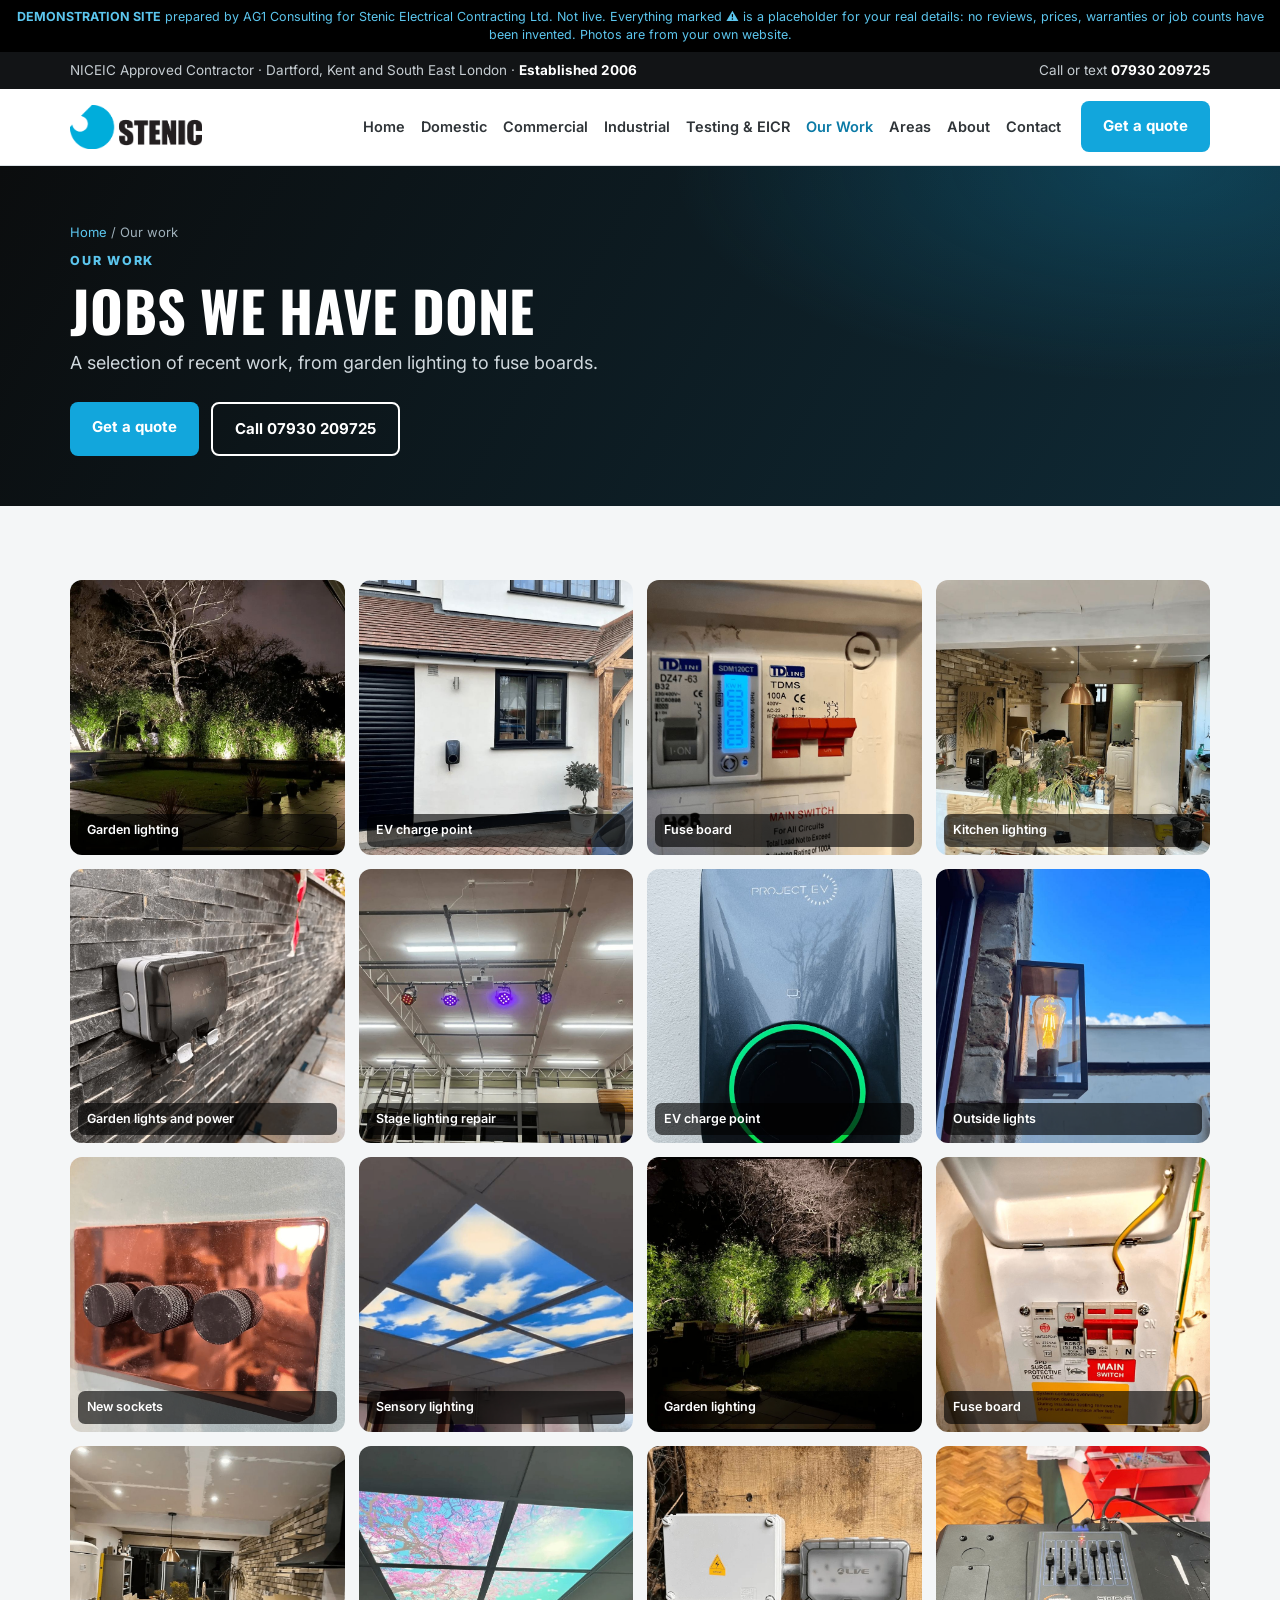
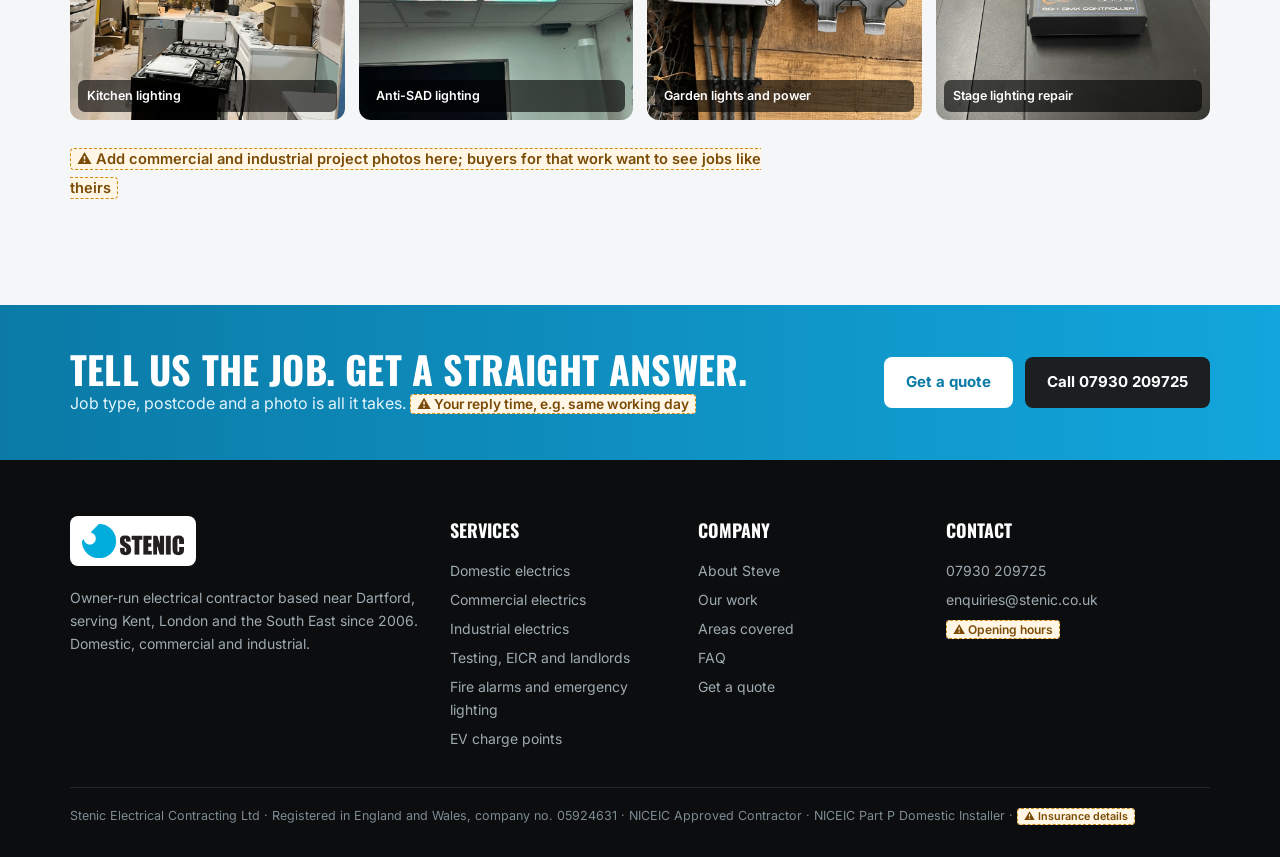
<file: gallery.html>
<!DOCTYPE html><html lang="en-GB"><head><meta charset="utf-8"><meta name="viewport" content="width=device-width,initial-scale=1">
<meta name="robots" content="noindex,nofollow"><title>Our Work | Stenic Electrical</title><meta name="description" content="Recent electrical work by Stenic Electrical Contracting.">
<link rel="preconnect" href="https://fonts.googleapis.com"><link href="https://fonts.googleapis.com/css2?family=Oswald:wght@500;600;700&family=Inter:wght@400;500;600;700;800&display=swap" rel="stylesheet">
<link rel="stylesheet" href="styles.css">
<script type="application/ld+json">{"@context": "https://schema.org", "@type": "Electrician", "name": "Stenic Electrical Contracting Ltd", "telephone": "+447930209725", "email": "enquiries@stenic.co.uk", "url": "https://andrei170.github.io/stenic-electrical-demo/", "logo": "https://andrei170.github.io/stenic-electrical-demo/img/logo.png", "foundingDate": "2006-09-05", "address": {"@type": "PostalAddress", "addressLocality": "Dartford", "addressRegion": "Kent", "addressCountry": "GB"}, "areaServed": ["Dartford", "Kent", "South East London", "London", "South East England"], "founder": {"@type": "Person", "name": "Steven Hitchcock"}, "aggregateRating": {"@type": "AggregateRating", "ratingValue": "10", "bestRating": "10", "reviewCount": "80"}}</script>
</head><body>
<div class="demo"><b>DEMONSTRATION SITE</b> prepared by AG1 Consulting for Stenic Electrical Contracting Ltd. Not live. Everything marked &#9888; is a placeholder for your real details: no reviews, prices, warranties or job counts have been invented. Photos are from your own website.</div>
<div class="top"><div class="wrap"><span class="tl">NICEIC Approved Contractor &middot; Dartford, Kent and South East London &middot; <b>Established 2006</b></span><span>Call or text <a href="tel:+447930209725"><b>07930 209725</b></a></span></div></div>
<header class="site"><div class="wrap"><a class="logo" href="index.html"><img src="img/logo.png" alt="Stenic Electrical Contracting" width="132" height="44"></a>
<nav class="main"><a href="index.html">Home</a><a href="domestic.html">Domestic</a><a href="commercial.html">Commercial</a><a href="industrial.html">Industrial</a><a href="testing.html">Testing &amp; EICR</a><a href="gallery.html" class="on">Our Work</a><a href="areas.html">Areas</a><a href="about.html">About</a><a href="contact.html">Contact</a></nav><div class="hcall"><small>Call or text Steve</small><a href="tel:+447930209725">07930 209725</a></div><a class="btn" href="book.html">Get a quote</a></div></header>
<section class="pagehead"><div class="wrap"><div class="crumb"><a href="index.html">Home</a> / Our work</div><div class="eyebrow" style="margin-top:8px;color:#5cc6ee">Our work</div><h1>Jobs We Have Done</h1><p>A selection of recent work, from garden lighting to fuse boards.</p><div class="cta-row"><a class="btn" href="book.html">Get a quote</a><a class="btn ghost" href="tel:+447930209725">Call 07930 209725</a></div></div></section><section class="s"><div class="wrap"><div class="gal"><div class="gi"><img src="img/vt5z0a2k.jpg" alt="Garden lighting by Stenic Electrical" loading="lazy" width="400" height="400"><span class="c">Garden lighting</span></div><div class="gi"><img src="img/2ccv3kk6.jpg" alt="EV charge point by Stenic Electrical" loading="lazy" width="400" height="400"><span class="c">EV charge point</span></div><div class="gi"><img src="img/c6whomyh.jpg" alt="Fuse board by Stenic Electrical" loading="lazy" width="400" height="400"><span class="c">Fuse board</span></div><div class="gi"><img src="img/qgorlqr8.jpg" alt="Kitchen lighting by Stenic Electrical" loading="lazy" width="400" height="400"><span class="c">Kitchen lighting</span></div><div class="gi"><img src="img/r0cjxmvg.jpg" alt="Garden lights and power by Stenic Electrical" loading="lazy" width="400" height="400"><span class="c">Garden lights and power</span></div><div class="gi"><img src="img/kbj81mkt.jpg" alt="Stage lighting repair by Stenic Electrical" loading="lazy" width="400" height="400"><span class="c">Stage lighting repair</span></div><div class="gi"><img src="img/1d0y4tty.jpg" alt="EV charge point by Stenic Electrical" loading="lazy" width="400" height="400"><span class="c">EV charge point</span></div><div class="gi"><img src="img/z7t7e3mf.jpg" alt="Outside lights by Stenic Electrical" loading="lazy" width="400" height="400"><span class="c">Outside lights</span></div><div class="gi"><img src="img/8eair1ik.jpg" alt="New sockets by Stenic Electrical" loading="lazy" width="400" height="400"><span class="c">New sockets</span></div><div class="gi"><img src="img/u0cvq2kz.jpg" alt="Sensory lighting by Stenic Electrical" loading="lazy" width="400" height="400"><span class="c">Sensory lighting</span></div><div class="gi"><img src="img/zi5tl9wx.jpg" alt="Garden lighting by Stenic Electrical" loading="lazy" width="400" height="400"><span class="c">Garden lighting</span></div><div class="gi"><img src="img/r5uftqh5.jpg" alt="Fuse board by Stenic Electrical" loading="lazy" width="400" height="400"><span class="c">Fuse board</span></div><div class="gi"><img src="img/64xsrulx.jpg" alt="Kitchen lighting by Stenic Electrical" loading="lazy" width="400" height="400"><span class="c">Kitchen lighting</span></div><div class="gi"><img src="img/rejm25mx.jpg" alt="Anti-SAD lighting by Stenic Electrical" loading="lazy" width="400" height="400"><span class="c">Anti-SAD lighting</span></div><div class="gi"><img src="img/2ty9ts12.jpg" alt="Garden lights and power by Stenic Electrical" loading="lazy" width="400" height="400"><span class="c">Garden lights and power</span></div><div class="gi"><img src="img/da36wgxp.jpg" alt="Stage lighting repair by Stenic Electrical" loading="lazy" width="400" height="400"><span class="c">Stage lighting repair</span></div></div><p class="st" style="margin-top:24px"><span class="ph">&#9888; Add commercial and industrial project photos here; buyers for that work want to see jobs like theirs</span></p></div></section><section class="band"><div class="wrap"><div><h2>Tell us the job. Get a straight answer.</h2><p>Job type, postcode and a photo is all it takes. <span class="ph">&#9888; Your reply time, e.g. same working day</span></p></div><div class="cta-row" style="margin-top:0"><a class="btn" href="book.html">Get a quote</a><a class="btn dark" href="tel:+447930209725">Call 07930 209725</a></div></div></section>
<footer class="site"><div class="wrap"><div class="foot">
<div><a class="flogo" href="index.html"><img src="img/logo.png" alt="Stenic Electrical Contracting" width="102" height="34"></a>
<p style="margin-top:14px">Owner-run electrical contractor based near Dartford, serving Kent, London and the South East since 2006. Domestic, commercial and industrial.</p></div>
<div><h4>Services</h4><ul><li><a href="domestic.html">Domestic electrics</a></li><li><a href="commercial.html">Commercial electrics</a></li><li><a href="industrial.html">Industrial electrics</a></li><li><a href="testing.html">Testing, EICR and landlords</a></li><li><a href="fire-emergency.html">Fire alarms and emergency lighting</a></li><li><a href="ev-chargers.html">EV charge points</a></li></ul></div>
<div><h4>Company</h4><ul><li><a href="about.html">About Steve</a></li><li><a href="gallery.html">Our work</a></li><li><a href="areas.html">Areas covered</a></li><li><a href="faq.html">FAQ</a></li><li><a href="book.html">Get a quote</a></li></ul></div>
<div><h4>Contact</h4><ul><li><a href="tel:+447930209725">07930 209725</a></li><li><a href="mailto:enquiries@stenic.co.uk">enquiries@stenic.co.uk</a></li><li><span class="ph">&#9888; Opening hours</span></li></ul></div>
</div><div class="legal">Stenic Electrical Contracting Ltd &middot; Registered in England and Wales, company no. 05924631 &middot; NICEIC Approved Contractor &middot; NICEIC Part P Domestic Installer &middot; <span class="ph">&#9888; Insurance details</span></div></div></footer>
<div class="sticky-cta"><a class="btn dark" href="tel:+447930209725">&#9742; Call</a><a class="btn" href="book.html">Get a quote</a></div>
<script>
document.querySelectorAll('form.f').forEach(function(f){f.addEventListener('submit',function(e){e.preventDefault();
var m=f.querySelector('.ok-msg');if(m){m.style.display='block';}});});
</script></body></html>
</file>
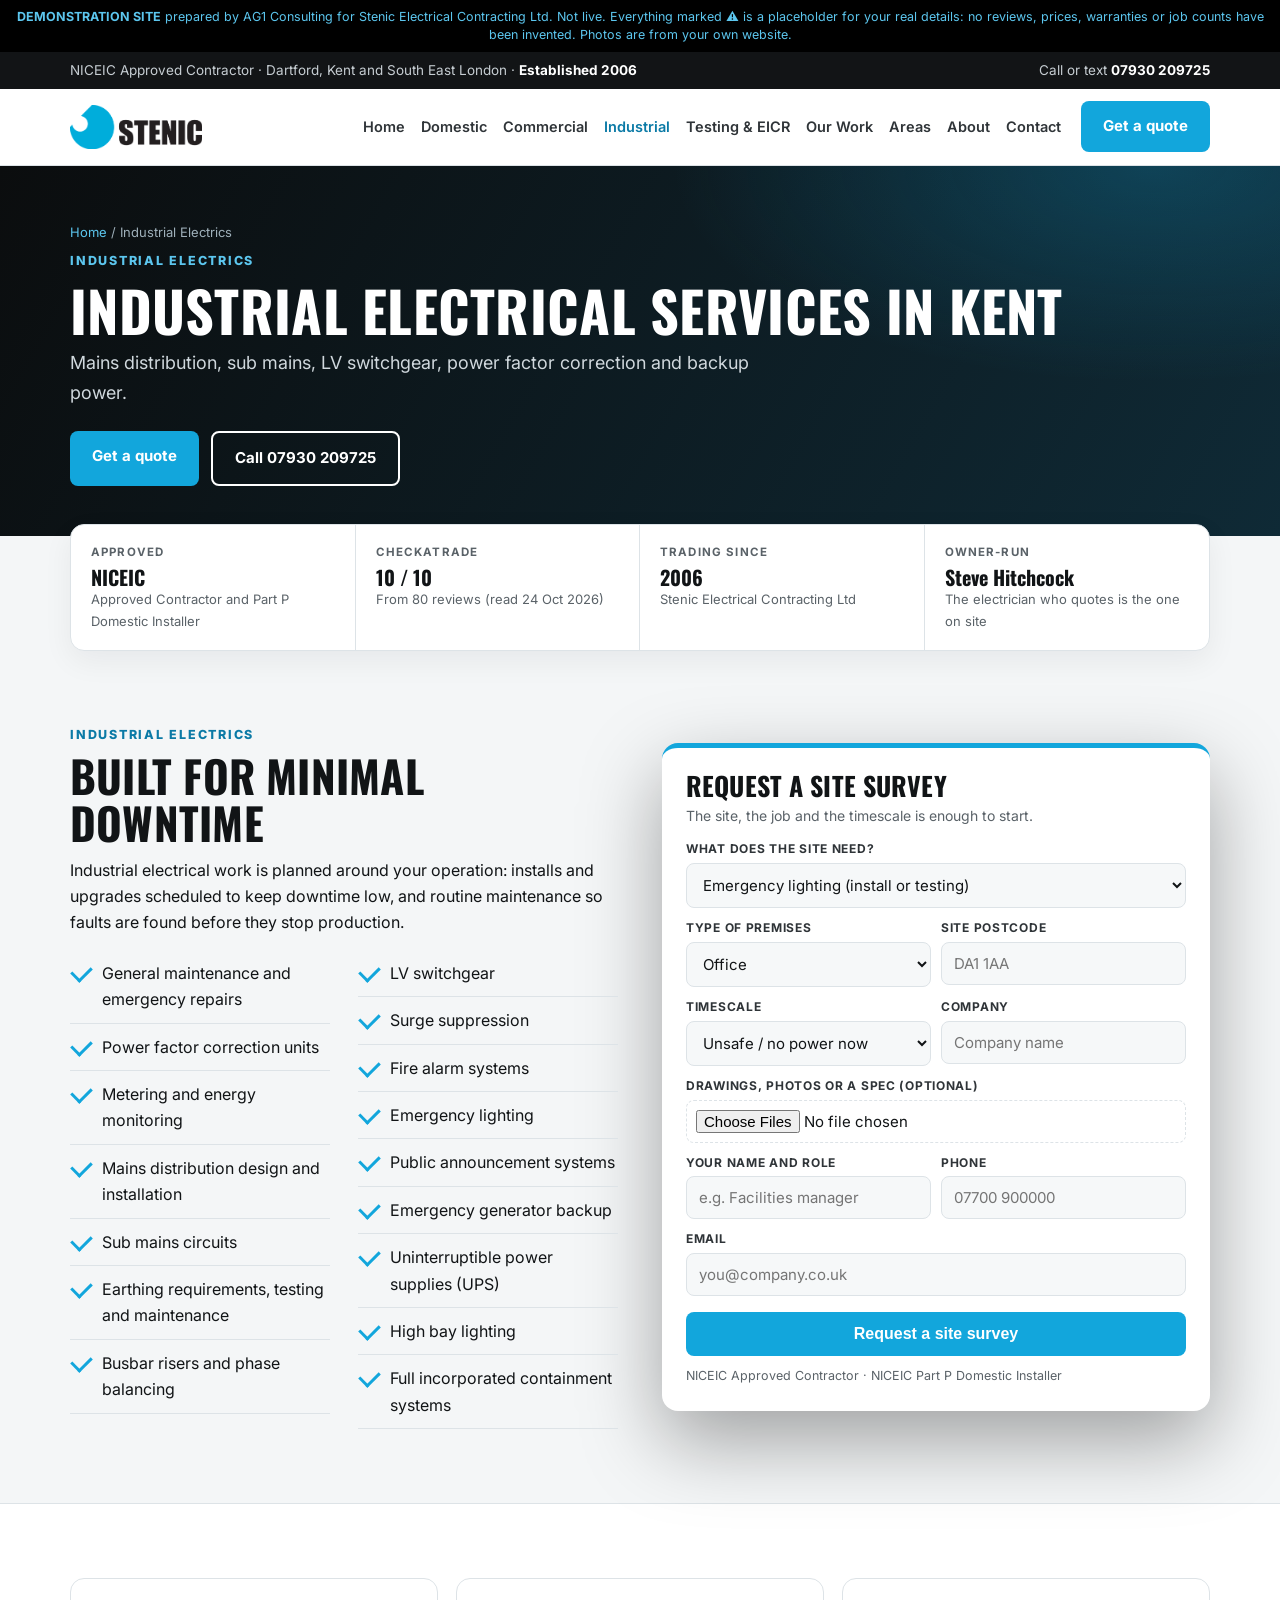
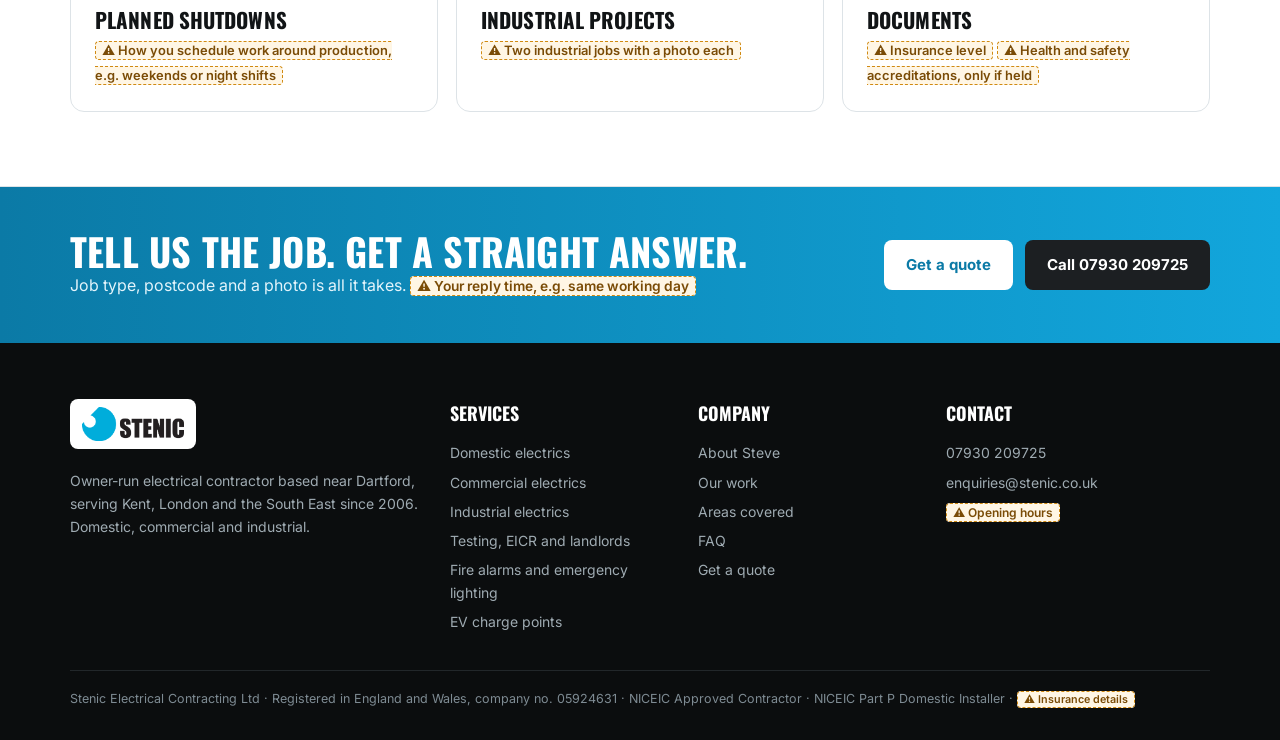
<file: industrial.html>
<!DOCTYPE html><html lang="en-GB"><head><meta charset="utf-8"><meta name="viewport" content="width=device-width,initial-scale=1">
<meta name="robots" content="noindex,nofollow"><title>Industrial Electrical Services in Kent | Stenic Electrical</title><meta name="description" content="Mains distribution, sub mains, LV switchgear, power factor correction, UPS and generator backup in Kent and the South East.">
<link rel="preconnect" href="https://fonts.googleapis.com"><link href="https://fonts.googleapis.com/css2?family=Oswald:wght@500;600;700&family=Inter:wght@400;500;600;700;800&display=swap" rel="stylesheet">
<link rel="stylesheet" href="styles.css">
<script type="application/ld+json">{"@context": "https://schema.org", "@type": "Electrician", "name": "Stenic Electrical Contracting Ltd", "telephone": "+447930209725", "email": "enquiries@stenic.co.uk", "url": "https://andrei170.github.io/stenic-electrical-demo/", "logo": "https://andrei170.github.io/stenic-electrical-demo/img/logo.png", "foundingDate": "2006-09-05", "address": {"@type": "PostalAddress", "addressLocality": "Dartford", "addressRegion": "Kent", "addressCountry": "GB"}, "areaServed": ["Dartford", "Kent", "South East London", "London", "South East England"], "founder": {"@type": "Person", "name": "Steven Hitchcock"}, "aggregateRating": {"@type": "AggregateRating", "ratingValue": "10", "bestRating": "10", "reviewCount": "80"}}</script>
</head><body>
<div class="demo"><b>DEMONSTRATION SITE</b> prepared by AG1 Consulting for Stenic Electrical Contracting Ltd. Not live. Everything marked &#9888; is a placeholder for your real details: no reviews, prices, warranties or job counts have been invented. Photos are from your own website.</div>
<div class="top"><div class="wrap"><span class="tl">NICEIC Approved Contractor &middot; Dartford, Kent and South East London &middot; <b>Established 2006</b></span><span>Call or text <a href="tel:+447930209725"><b>07930 209725</b></a></span></div></div>
<header class="site"><div class="wrap"><a class="logo" href="index.html"><img src="img/logo.png" alt="Stenic Electrical Contracting" width="132" height="44"></a>
<nav class="main"><a href="index.html">Home</a><a href="domestic.html">Domestic</a><a href="commercial.html">Commercial</a><a href="industrial.html" class="on">Industrial</a><a href="testing.html">Testing &amp; EICR</a><a href="gallery.html">Our Work</a><a href="areas.html">Areas</a><a href="about.html">About</a><a href="contact.html">Contact</a></nav><div class="hcall"><small>Call or text Steve</small><a href="tel:+447930209725">07930 209725</a></div><a class="btn" href="book.html">Get a quote</a></div></header>
<section class="pagehead"><div class="wrap"><div class="crumb"><a href="index.html">Home</a> / Industrial Electrics</div><div class="eyebrow" style="margin-top:8px;color:#5cc6ee">Industrial Electrics</div><h1>Industrial Electrical Services In Kent</h1><p>Mains distribution, sub mains, LV switchgear, power factor correction and backup power.</p><div class="cta-row"><a class="btn" href="book.html">Get a quote</a><a class="btn ghost" href="tel:+447930209725">Call 07930 209725</a></div></div></section><section style="padding:0"><div class="wrap"><div class="trust"><div><div class="k">Approved</div><div class="v">NICEIC</div><div class="s">Approved Contractor and Part P Domestic Installer</div></div><div><div class="k">Checkatrade</div><div class="v">10 / 10</div><div class="s">From 80 reviews (read 24 Oct 2026)</div></div><div><div class="k">Trading since</div><div class="v">2006</div><div class="s">Stenic Electrical Contracting Ltd</div></div><div><div class="k">Owner-run</div><div class="v">Steve Hitchcock</div><div class="s">The electrician who quotes is the one on site</div></div></div></div></section>
<section class="s"><div class="wrap split"><div><div class="eyebrow">Industrial Electrics</div><h2 class="t">Built for minimal downtime</h2><p>Industrial electrical work is planned around your operation: installs and upgrades scheduled to keep downtime low, and routine maintenance so faults are found before they stop production.</p><ul class='ticks cols' style='margin-top:14px'><li>General maintenance and emergency repairs</li><li>Power factor correction units</li><li>Metering and energy monitoring</li><li>Mains distribution design and installation</li><li>Sub mains circuits</li><li>Earthing requirements, testing and maintenance</li><li>Busbar risers and phase balancing</li><li>LV switchgear</li><li>Surge suppression</li><li>Fire alarm systems</li><li>Emergency lighting</li><li>Public announcement systems</li><li>Emergency generator backup</li><li>Uninterruptible power supplies (UPS)</li><li>High bay lighting</li><li>Full incorporated containment systems</li></ul></div>
<div class="panel" id="survey"><h3>Request a site survey</h3><div class="sub">The site, the job and the timescale is enough to start.</div><form class="f"><label>What does the site need?</label><select><option>Emergency lighting (install or testing)</option><option>Fire alarm (install or maintenance)</option><option>Periodic testing / EICR</option><option>Office or shop fit-out</option><option>Lighting upgrade (LED, high bay)</option><option>Distribution, sub mains or switchgear</option><option>Maintenance contract</option><option>Landlord survey (several properties)</option><option>Something else</option></select><div class="two"><div><label>Type of premises</label><select><option>Office</option><option>Shop or retail</option><option>Warehouse or industrial unit</option><option>Care home or surgery</option><option>School</option><option>Rental property / block</option><option>Caravan park</option><option>Other</option></select></div><div><label>Site postcode</label><input placeholder="DA1 1AA"></div></div><div class="two"><div><label>Timescale</label><select><option>Unsafe / no power now</option><option>This week</option><option>Within a month</option><option>Planning ahead / getting a quote</option></select></div><div><label>Company</label><input placeholder="Company name"></div></div><label>Drawings, photos or a spec (optional)</label><input type="file" multiple><div class="two"><div><label>Your name and role</label><input placeholder="e.g. Facilities manager"></div><div><label>Phone</label><input type="tel" placeholder="07700 900000"></div></div><label>Email</label><input type="email" placeholder="you@company.co.uk"><button class="btn" type="submit">Request a site survey</button><div class="ok-msg">&#10004; Demo only: on the live site this lands in your CRM as a commercial enquiry, the contact gets an instant reply from your name, and a site survey can be booked straight into your diary.</div><div class="fine">NICEIC Approved Contractor &middot; NICEIC Part P Domestic Installer</div></form></div></div></section>
<section class="s alt"><div class="wrap"><div class="feat"><div class="fc"><h3>Planned shutdowns</h3><p><span class="ph">&#9888; How you schedule work around production, e.g. weekends or night shifts</span></p></div><div class="fc"><h3>Industrial projects</h3><p><span class="ph">&#9888; Two industrial jobs with a photo each</span></p></div><div class="fc"><h3>Documents</h3><p><span class="ph">&#9888; Insurance level</span> <span class="ph">&#9888; Health and safety accreditations, only if held</span></p></div></div></div></section><section class="band"><div class="wrap"><div><h2>Tell us the job. Get a straight answer.</h2><p>Job type, postcode and a photo is all it takes. <span class="ph">&#9888; Your reply time, e.g. same working day</span></p></div><div class="cta-row" style="margin-top:0"><a class="btn" href="book.html">Get a quote</a><a class="btn dark" href="tel:+447930209725">Call 07930 209725</a></div></div></section>
<footer class="site"><div class="wrap"><div class="foot">
<div><a class="flogo" href="index.html"><img src="img/logo.png" alt="Stenic Electrical Contracting" width="102" height="34"></a>
<p style="margin-top:14px">Owner-run electrical contractor based near Dartford, serving Kent, London and the South East since 2006. Domestic, commercial and industrial.</p></div>
<div><h4>Services</h4><ul><li><a href="domestic.html">Domestic electrics</a></li><li><a href="commercial.html">Commercial electrics</a></li><li><a href="industrial.html">Industrial electrics</a></li><li><a href="testing.html">Testing, EICR and landlords</a></li><li><a href="fire-emergency.html">Fire alarms and emergency lighting</a></li><li><a href="ev-chargers.html">EV charge points</a></li></ul></div>
<div><h4>Company</h4><ul><li><a href="about.html">About Steve</a></li><li><a href="gallery.html">Our work</a></li><li><a href="areas.html">Areas covered</a></li><li><a href="faq.html">FAQ</a></li><li><a href="book.html">Get a quote</a></li></ul></div>
<div><h4>Contact</h4><ul><li><a href="tel:+447930209725">07930 209725</a></li><li><a href="mailto:enquiries@stenic.co.uk">enquiries@stenic.co.uk</a></li><li><span class="ph">&#9888; Opening hours</span></li></ul></div>
</div><div class="legal">Stenic Electrical Contracting Ltd &middot; Registered in England and Wales, company no. 05924631 &middot; NICEIC Approved Contractor &middot; NICEIC Part P Domestic Installer &middot; <span class="ph">&#9888; Insurance details</span></div></div></footer>
<div class="sticky-cta"><a class="btn dark" href="tel:+447930209725">&#9742; Call</a><a class="btn" href="book.html">Get a quote</a></div>
<script>
document.querySelectorAll('form.f').forEach(function(f){f.addEventListener('submit',function(e){e.preventDefault();
var m=f.querySelector('.ok-msg');if(m){m.style.display='block';}});});
</script></body></html>
</file>
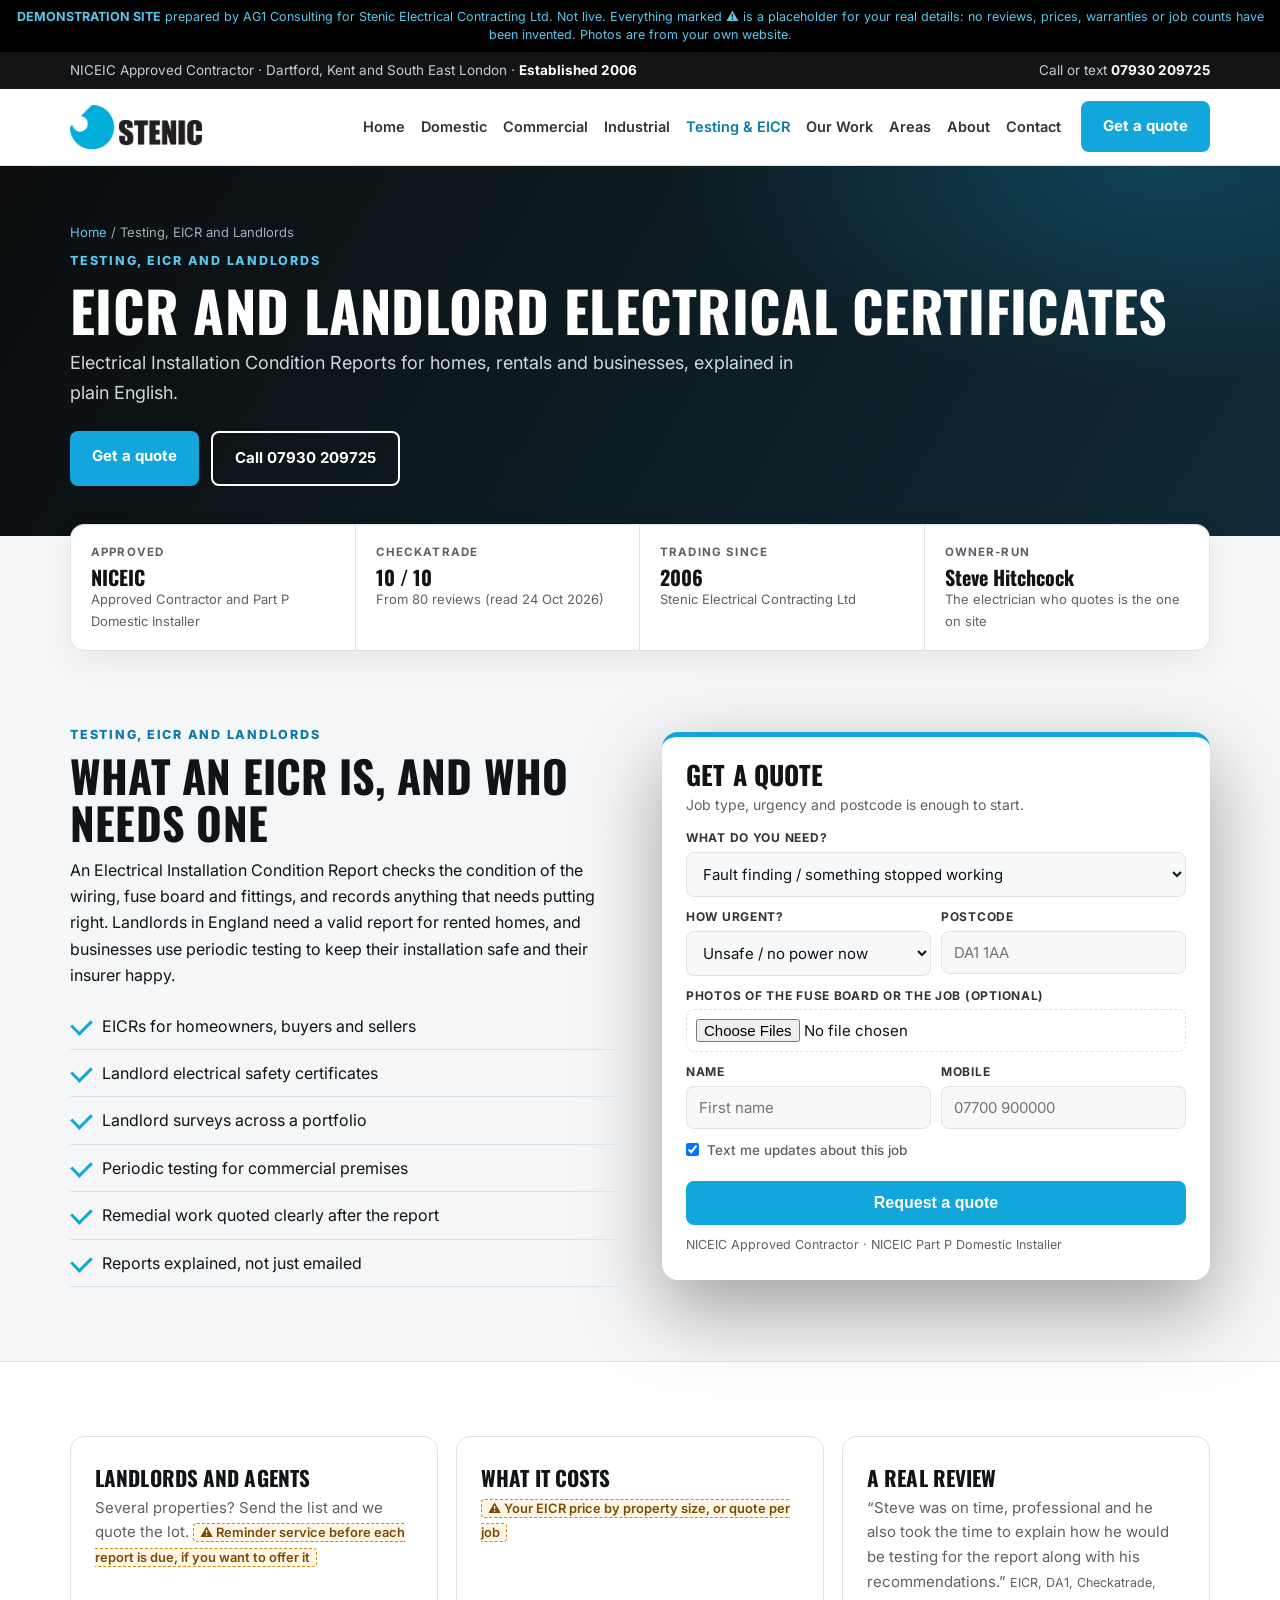
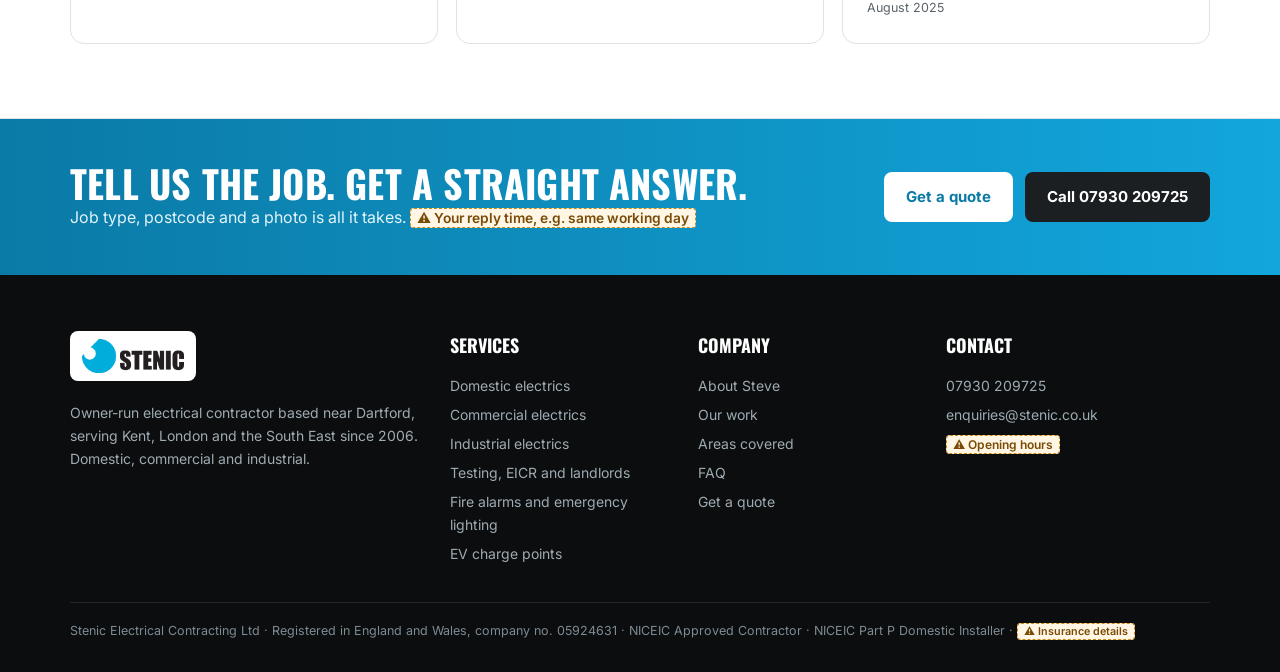
<file: testing.html>
<!DOCTYPE html><html lang="en-GB"><head><meta charset="utf-8"><meta name="viewport" content="width=device-width,initial-scale=1">
<meta name="robots" content="noindex,nofollow"><title>EICR and Landlord Electrical Certificates in Dartford | Stenic Electrical</title><meta name="description" content="Electrical Installation Condition Reports for homes, landlords and businesses in Dartford, Kent and South East London.">
<link rel="preconnect" href="https://fonts.googleapis.com"><link href="https://fonts.googleapis.com/css2?family=Oswald:wght@500;600;700&family=Inter:wght@400;500;600;700;800&display=swap" rel="stylesheet">
<link rel="stylesheet" href="styles.css">
<script type="application/ld+json">{"@context": "https://schema.org", "@type": "Electrician", "name": "Stenic Electrical Contracting Ltd", "telephone": "+447930209725", "email": "enquiries@stenic.co.uk", "url": "https://andrei170.github.io/stenic-electrical-demo/", "logo": "https://andrei170.github.io/stenic-electrical-demo/img/logo.png", "foundingDate": "2006-09-05", "address": {"@type": "PostalAddress", "addressLocality": "Dartford", "addressRegion": "Kent", "addressCountry": "GB"}, "areaServed": ["Dartford", "Kent", "South East London", "London", "South East England"], "founder": {"@type": "Person", "name": "Steven Hitchcock"}, "aggregateRating": {"@type": "AggregateRating", "ratingValue": "10", "bestRating": "10", "reviewCount": "80"}}</script>
</head><body>
<div class="demo"><b>DEMONSTRATION SITE</b> prepared by AG1 Consulting for Stenic Electrical Contracting Ltd. Not live. Everything marked &#9888; is a placeholder for your real details: no reviews, prices, warranties or job counts have been invented. Photos are from your own website.</div>
<div class="top"><div class="wrap"><span class="tl">NICEIC Approved Contractor &middot; Dartford, Kent and South East London &middot; <b>Established 2006</b></span><span>Call or text <a href="tel:+447930209725"><b>07930 209725</b></a></span></div></div>
<header class="site"><div class="wrap"><a class="logo" href="index.html"><img src="img/logo.png" alt="Stenic Electrical Contracting" width="132" height="44"></a>
<nav class="main"><a href="index.html">Home</a><a href="domestic.html">Domestic</a><a href="commercial.html">Commercial</a><a href="industrial.html">Industrial</a><a href="testing.html" class="on">Testing &amp; EICR</a><a href="gallery.html">Our Work</a><a href="areas.html">Areas</a><a href="about.html">About</a><a href="contact.html">Contact</a></nav><div class="hcall"><small>Call or text Steve</small><a href="tel:+447930209725">07930 209725</a></div><a class="btn" href="book.html">Get a quote</a></div></header>
<section class="pagehead"><div class="wrap"><div class="crumb"><a href="index.html">Home</a> / Testing, EICR and Landlords</div><div class="eyebrow" style="margin-top:8px;color:#5cc6ee">Testing, EICR and Landlords</div><h1>EICR And Landlord Electrical Certificates</h1><p>Electrical Installation Condition Reports for homes, rentals and businesses, explained in plain English.</p><div class="cta-row"><a class="btn" href="book.html">Get a quote</a><a class="btn ghost" href="tel:+447930209725">Call 07930 209725</a></div></div></section><section style="padding:0"><div class="wrap"><div class="trust"><div><div class="k">Approved</div><div class="v">NICEIC</div><div class="s">Approved Contractor and Part P Domestic Installer</div></div><div><div class="k">Checkatrade</div><div class="v">10 / 10</div><div class="s">From 80 reviews (read 24 Oct 2026)</div></div><div><div class="k">Trading since</div><div class="v">2006</div><div class="s">Stenic Electrical Contracting Ltd</div></div><div><div class="k">Owner-run</div><div class="v">Steve Hitchcock</div><div class="s">The electrician who quotes is the one on site</div></div></div></div></section>
<section class="s"><div class="wrap split"><div><div class="eyebrow">Testing, EICR and Landlords</div><h2 class="t">What an EICR is, and who needs one</h2><p>An Electrical Installation Condition Report checks the condition of the wiring, fuse board and fittings, and records anything that needs putting right. Landlords in England need a valid report for rented homes, and businesses use periodic testing to keep their installation safe and their insurer happy.</p><ul class='ticks' style='margin-top:14px'><li>EICRs for homeowners, buyers and sellers</li><li>Landlord electrical safety certificates</li><li>Landlord surveys across a portfolio</li><li>Periodic testing for commercial premises</li><li>Remedial work quoted clearly after the report</li><li>Reports explained, not just emailed</li></ul></div>
<div class="panel" id="quote"><h3>Get a quote</h3><div class="sub">Job type, urgency and postcode is enough to start.</div><form class="f"><label>What do you need?</label><select><option>Fault finding / something stopped working</option><option>Fuse board (consumer unit) upgrade</option><option>Rewire (full or partial)</option><option>EICR / landlord safety certificate</option><option>New sockets, switches or lighting</option><option>Garden lighting and outdoor power</option><option>EV charge point</option><option>Electric shower, cooker or appliance</option><option>Business or commercial premises</option><option>Something else</option></select><div class="two"><div><label>How urgent?</label><select><option>Unsafe / no power now</option><option>This week</option><option>Within a month</option><option>Planning ahead / getting a quote</option></select></div><div><label>Postcode</label><input placeholder="DA1 1AA"></div></div><label>Photos of the fuse board or the job (optional)</label><input type="file" accept="image/*" multiple><div class="two"><div><label>Name</label><input placeholder="First name"></div><div><label>Mobile</label><input type="tel" placeholder="07700 900000"></div></div><label class="chk"><input type="checkbox" checked> Text me updates about this job</label><button class="btn" type="submit">Request a quote</button><div class="ok-msg">&#10004; Demo only: on the live site this lands in your CRM, the customer gets a text back straight away, and the photos come with it.</div><div class="fine">NICEIC Approved Contractor &middot; NICEIC Part P Domestic Installer</div></form></div></div></section>
<section class="s alt"><div class="wrap"><div class="feat"><div class="fc"><h3>Landlords and agents</h3><p>Several properties? Send the list and we quote the lot. <span class="ph">&#9888; Reminder service before each report is due, if you want to offer it</span></p></div><div class="fc"><h3>What it costs</h3><p><span class="ph">&#9888; Your EICR price by property size, or quote per job</span></p></div><div class="fc"><h3>A real review</h3><p>&ldquo;Steve was on time, professional and he also took the time to explain how he would be testing for the report along with his recommendations.&rdquo; <span class='fine'>EICR, DA1, Checkatrade, August 2025</span></p></div></div></div></section><section class="band"><div class="wrap"><div><h2>Tell us the job. Get a straight answer.</h2><p>Job type, postcode and a photo is all it takes. <span class="ph">&#9888; Your reply time, e.g. same working day</span></p></div><div class="cta-row" style="margin-top:0"><a class="btn" href="book.html">Get a quote</a><a class="btn dark" href="tel:+447930209725">Call 07930 209725</a></div></div></section>
<footer class="site"><div class="wrap"><div class="foot">
<div><a class="flogo" href="index.html"><img src="img/logo.png" alt="Stenic Electrical Contracting" width="102" height="34"></a>
<p style="margin-top:14px">Owner-run electrical contractor based near Dartford, serving Kent, London and the South East since 2006. Domestic, commercial and industrial.</p></div>
<div><h4>Services</h4><ul><li><a href="domestic.html">Domestic electrics</a></li><li><a href="commercial.html">Commercial electrics</a></li><li><a href="industrial.html">Industrial electrics</a></li><li><a href="testing.html">Testing, EICR and landlords</a></li><li><a href="fire-emergency.html">Fire alarms and emergency lighting</a></li><li><a href="ev-chargers.html">EV charge points</a></li></ul></div>
<div><h4>Company</h4><ul><li><a href="about.html">About Steve</a></li><li><a href="gallery.html">Our work</a></li><li><a href="areas.html">Areas covered</a></li><li><a href="faq.html">FAQ</a></li><li><a href="book.html">Get a quote</a></li></ul></div>
<div><h4>Contact</h4><ul><li><a href="tel:+447930209725">07930 209725</a></li><li><a href="mailto:enquiries@stenic.co.uk">enquiries@stenic.co.uk</a></li><li><span class="ph">&#9888; Opening hours</span></li></ul></div>
</div><div class="legal">Stenic Electrical Contracting Ltd &middot; Registered in England and Wales, company no. 05924631 &middot; NICEIC Approved Contractor &middot; NICEIC Part P Domestic Installer &middot; <span class="ph">&#9888; Insurance details</span></div></div></footer>
<div class="sticky-cta"><a class="btn dark" href="tel:+447930209725">&#9742; Call</a><a class="btn" href="book.html">Get a quote</a></div>
<script>
document.querySelectorAll('form.f').forEach(function(f){f.addEventListener('submit',function(e){e.preventDefault();
var m=f.querySelector('.ok-msg');if(m){m.style.display='block';}});});
</script></body></html>
</file>
<file: styles.css>
:root{--ink:#111416;--char:#121416;--char2:#1c1f22;--slate:#2f3438;--mut:#5a6268;--line:#dde3e7;--bg:#f4f6f7;
--card:#fff;--acc:#12a6dc;--acc2:#5cc6ee;--accl:#dff3fb;--accd:#0b7aa6;--red:#c2392b;--ok:#2f8a5b}
*{box-sizing:border-box;margin:0;padding:0}html{scroll-behavior:smooth}
html,body{overflow-x:hidden}body{background:var(--bg);color:var(--ink);font:16px/1.65 "Inter",system-ui,-apple-system,"Segoe UI",sans-serif}
.grid>*,.split>*,.svc>*,.feat>*,.gal>*,.revs>*,.steps>*,.trust>*,.foot>*,.two>*,.areas>*{min-width:0}
a{color:inherit;text-decoration:none}img{max-width:100%;display:block}
.wrap{max-width:1180px;margin:0 auto;padding:0 20px}
h1,h2,h3,.disp{font-family:"Oswald","Inter",sans-serif;font-weight:700;letter-spacing:.005em;line-height:1.08;text-transform:uppercase}
.ph{background:#fff6e5;border:1px dashed #d08a12;color:#7a4b06;padding:1px 6px;border-radius:4px;font-size:.86em;font-family:"Inter",sans-serif;font-weight:600;letter-spacing:0;text-transform:none}
.demo{background:#000;color:var(--acc2);text-align:center;font-size:12.5px;padding:8px 14px;line-height:1.45}
.top{background:var(--char);color:#c6cdd2;font-size:13.5px}
.top .wrap{display:flex;justify-content:space-between;gap:12px;padding-top:7px;padding-bottom:7px;flex-wrap:wrap;align-items:center}
.top b{color:#fff}
header.site{position:sticky;top:0;z-index:50;background:rgba(255,255,255,.97);backdrop-filter:blur(8px);border-bottom:1px solid var(--line)}
header.site .wrap{display:flex;align-items:center;gap:20px;height:76px}
.logo img{height:44px;width:auto}
nav.main{display:flex;gap:16px;margin-left:auto;font-weight:600;font-size:14.5px;white-space:nowrap}
nav.main a{color:var(--slate)}nav.main a:hover,nav.main a.on{color:var(--accd)}
.hcall{display:flex;flex-direction:column;align-items:flex-end;line-height:1.2;white-space:nowrap}
.hcall small{font-size:11px;color:var(--mut);text-transform:uppercase;letter-spacing:.1em;font-weight:700}
.hcall a{font-weight:800;font-size:18px;color:var(--ink)}
header.site .btn{white-space:nowrap}
@media(max-width:1500px){.hcall{display:none}}
@media(max-width:1120px){nav.main{display:none}}
.btn{display:inline-block;background:var(--acc);color:#fff;font-weight:700;padding:13px 22px;border-radius:8px;border:0;cursor:pointer;font-size:15px;transition:background .15s}
.btn:hover{background:var(--accd)}.btn.ghost{background:transparent;border:2px solid #fff;color:#fff}.btn.dark{background:var(--char2)}
@media(max-width:520px){header.site .wrap{gap:10px;height:64px}.logo img{height:34px}header.site .btn{padding:9px 12px;font-size:13px;margin-left:auto}.top .wrap span.tl{display:none}}
.hero{position:relative;color:#fff;overflow:hidden;padding:62px 0 74px;background-color:#0b0d0e;
 background:radial-gradient(900px 420px at 85% 10%,rgba(18,166,220,.25),transparent 60%),linear-gradient(120deg,rgba(11,13,14,.95) 0%,rgba(18,21,23,.86) 50%,rgba(15,42,54,.78) 100%),url(img/vt5z0a2k.jpg) center 70%/cover no-repeat}
.hero .pcap{position:absolute;right:14px;bottom:10px;z-index:1;font-size:11.5px;color:#9fb0ba}
.hero:before{content:"";position:absolute;inset:0;background:radial-gradient(circle at 92% 88%,rgba(18,166,220,.18) 0 120px,transparent 121px)}
.hero .grid{display:grid;grid-template-columns:1.1fr .9fr;gap:44px;align-items:center;position:relative;z-index:1}
@media(max-width:960px){.hero .grid{grid-template-columns:1fr}}
.kicker{display:inline-flex;gap:8px;align-items:center;background:rgba(18,166,220,.16);border:1px solid rgba(92,198,238,.5);color:var(--accl);font-weight:700;font-size:12.5px;padding:6px 12px;border-radius:999px;text-transform:uppercase;letter-spacing:.1em}
.hero h1{font-size:clamp(38px,5.6vw,64px);margin:16px 0 14px}.hero h1 em{font-style:normal;color:var(--acc2)}
.hero p.lede{color:#d0d8dd;font-size:18px;max-width:580px}
.cta-row{display:flex;gap:12px;flex-wrap:wrap;margin-top:24px}
.chips{display:flex;gap:8px;flex-wrap:wrap;margin-top:24px}
.chips span{border:1px solid rgba(255,255,255,.18);background:rgba(255,255,255,.06);padding:6px 12px;border-radius:6px;font-size:13px;color:#e4eaee;font-weight:600}
.panel{background:#fff;color:var(--ink);border-radius:16px;padding:24px;box-shadow:0 30px 80px rgba(0,0,0,.35);border-top:5px solid var(--acc)}
.panel h3{font-size:26px}.panel .sub{color:var(--mut);font-size:14px;margin:4px 0 12px}
form.f label{display:block;font-size:12px;font-weight:700;color:var(--slate);text-transform:uppercase;letter-spacing:.06em;margin:10px 0 4px}
form.f input,form.f select,form.f textarea{width:100%;background:#f6f8f9;border:1px solid var(--line);color:var(--ink);padding:11px 12px;border-radius:8px;font:15px "Inter",sans-serif}
form.f input[type=file]{padding:9px;background:#fff;border-style:dashed}
form.f .two{display:grid;grid-template-columns:1fr 1fr;gap:10px}
form.f .chk{display:flex;gap:8px;align-items:flex-start;font-size:13.5px;color:var(--mut);margin-top:10px;text-transform:none;letter-spacing:0;font-weight:500}
form.f .chk input{width:auto;margin-top:4px}
form.f .btn{width:100%;margin-top:16px;font-size:16px}
.fine{font-size:12.5px;color:var(--mut);margin-top:10px}
.ok-msg{display:none;margin-top:12px;background:#eaf6ef;border:1px solid var(--ok);color:#1d5c3b;padding:10px;border-radius:8px;font-size:14px}
.trust{display:grid;grid-template-columns:repeat(4,1fr);background:#fff;border:1px solid var(--line);border-radius:14px;margin-top:-12px;position:relative;z-index:2;box-shadow:0 10px 30px rgba(20,23,28,.06)}
.trust>div{padding:18px 20px;border-right:1px solid var(--line)}.trust>div:last-child{border-right:0}
.trust .k{font-size:11.5px;text-transform:uppercase;letter-spacing:.1em;color:var(--mut);font-weight:700}
.trust .v{font-family:"Oswald",sans-serif;font-weight:700;font-size:20px;line-height:1.2;margin-top:3px}
.trust .s{font-size:13px;color:var(--mut)}
@media(max-width:900px){.trust{grid-template-columns:1fr 1fr}.trust>div:nth-child(2){border-right:0}.trust>div:nth-child(-n+2){border-bottom:1px solid var(--line)}}
@media(max-width:480px){.trust{grid-template-columns:1fr}.trust>div{border-right:0;border-bottom:1px solid var(--line)}.trust>div:last-child{border-bottom:0}}
section.s{padding:74px 0}section.alt{background:#fff;border-top:1px solid var(--line);border-bottom:1px solid var(--line)}
section.dark{background:var(--char);color:#fff}section.dark p{color:#c6ced3}
.eyebrow{color:var(--accd);font-weight:800;text-transform:uppercase;letter-spacing:.14em;font-size:12.5px}
section.dark .eyebrow{color:var(--acc2)}
h2.t{font-size:clamp(30px,4vw,44px);margin:6px 0 10px}p.st{color:var(--mut);max-width:740px;margin-bottom:30px;font-size:17px}
section.dark p.st{color:#c6ced3}
.svc{display:grid;grid-template-columns:repeat(3,1fr);gap:18px}@media(max-width:960px){.svc{grid-template-columns:1fr 1fr}}@media(max-width:600px){.svc{grid-template-columns:1fr}}
.sv{background:var(--card);border:1px solid var(--line);border-radius:16px;padding:24px;display:flex;flex-direction:column;transition:transform .2s,border-color .2s}
.sv:hover{transform:translateY(-3px);border-color:var(--acc2)}
.sv .ic{width:48px;height:48px;border-radius:50%;background:var(--accl);display:grid;place-items:center;margin-bottom:14px}
.sv h3{font-size:22px}.sv p{color:var(--mut);font-size:15px;margin-top:6px;flex:1}
.sv .go{color:var(--accd);font-weight:700;margin-top:12px;font-size:14px}
.sv.dk{background:#101315;border-color:#24292d;color:#fff}.sv.dk p{color:#b9c2c8}.sv.dk .ic{background:#0f2a36}.sv.dk .go{color:var(--acc2)}
.feat{display:grid;grid-template-columns:repeat(3,1fr);gap:18px}@media(max-width:900px){.feat{grid-template-columns:1fr}}
.fc{background:var(--card);border:1px solid var(--line);border-radius:14px;padding:24px}
section.dark .fc{background:#1b1f22;border-color:#2c3236}
.fc .n{font-family:"Oswald",sans-serif;font-weight:700;font-size:38px;color:var(--acc);line-height:1}
.fc h3{font-size:21px;margin:6px 0}.fc p{color:var(--mut);font-size:15px}
.split{display:grid;grid-template-columns:1fr 1fr;gap:44px;align-items:center}@media(max-width:900px){.split{grid-template-columns:1fr}}
.photo{border-radius:18px;overflow:hidden;position:relative;background:#1b1f22;max-width:480px;justify-self:center;box-shadow:0 24px 60px rgba(0,0,0,.25)}
.photo img{width:100%;height:auto}.photo .cap{position:absolute;left:12px;right:12px;bottom:12px;background:rgba(0,0,0,.6);color:#fff;font-size:13px;padding:8px 12px;border-radius:8px}
ul.ticks{list-style:none}ul.ticks li{padding:10px 0 10px 32px;position:relative;border-bottom:1px solid var(--line)}
section.dark ul.ticks li{border-color:#2c3236}
ul.ticks li:before{content:"";position:absolute;left:2px;top:15px;width:16px;height:10px;border-left:3px solid var(--acc);border-bottom:3px solid var(--acc);transform:rotate(-45deg)}
ul.cols{columns:2;column-gap:28px}@media(max-width:600px){ul.cols{columns:1}}ul.cols li{break-inside:avoid}
.steps{display:grid;grid-template-columns:repeat(4,1fr);gap:16px;counter-reset:s}@media(max-width:900px){.steps{grid-template-columns:1fr 1fr}}@media(max-width:480px){.steps{grid-template-columns:1fr}}
.step{background:var(--card);border:1px solid var(--line);border-radius:14px;padding:22px;counter-increment:s}
.step:before{content:counter(s);display:inline-grid;place-items:center;width:38px;height:38px;border-radius:50%;background:var(--char2);color:var(--acc2);font-weight:800;margin-bottom:10px}
.step h3{font-size:19px}.step p{color:var(--mut);font-size:14.5px}
.phone{max-width:330px;justify-self:center;width:100%;background:#0b0d0e;border-radius:34px;padding:14px;border:1px solid #2c3236;box-shadow:0 30px 70px rgba(0,0,0,.4)}
.phone .scr{background:#f4f6f7;border-radius:24px;padding:18px 14px;min-height:400px}
.phone .who{text-align:center;font-size:12px;color:#7a8790;margin-bottom:14px}
.msg{max-width:84%;padding:10px 13px;border-radius:16px;font-size:13.5px;line-height:1.45;margin-bottom:10px;color:#1c2226}
.msg.in{background:#e3e8ec;border-bottom-left-radius:4px}.msg.out{background:var(--acc);color:#fff;margin-left:auto;border-bottom-right-radius:4px}
.msg.sys{max-width:100%;text-align:center;background:none;color:#8a969e;font-size:11.5px;padding:0}
.gal{display:grid;grid-template-columns:repeat(4,1fr);gap:14px}@media(max-width:900px){.gal{grid-template-columns:repeat(3,1fr)}}@media(max-width:600px){.gal{grid-template-columns:1fr 1fr}}
.gi{border-radius:12px;overflow:hidden;position:relative;background:#1b1f22;aspect-ratio:1/1}
.gi img{width:100%;height:100%;object-fit:cover}
.gi span.c{position:absolute;left:8px;right:8px;bottom:8px;background:rgba(0,0,0,.62);color:#fff;font-size:12.5px;font-weight:600;padding:6px 9px;border-radius:7px}
.gi.ph-box{display:flex;align-items:flex-end;padding:12px;background:repeating-linear-gradient(135deg,#2a2f33 0 16px,#24292c 16px 32px)}
.revs{display:grid;grid-template-columns:repeat(3,1fr);gap:18px}@media(max-width:900px){.revs{grid-template-columns:1fr}}
.rv{background:var(--card);border:1px solid var(--line);border-radius:14px;padding:22px}
.rv .q{font-family:"Oswald",sans-serif;font-size:54px;line-height:.6;color:var(--acc)}.rv p{margin-top:10px;color:var(--slate)}
.rv .who{font-size:13px;color:var(--mut);margin-top:12px}
.areas{display:grid;grid-template-columns:repeat(4,1fr);gap:12px}@media(max-width:800px){.areas{grid-template-columns:1fr 1fr}}@media(max-width:420px){.areas{grid-template-columns:1fr}}
.area{background:var(--card);border:1px solid var(--line);border-radius:12px;padding:16px 18px;font-weight:700}
.area small{display:block;color:var(--mut);font-weight:500;font-size:13px}
.band{background:linear-gradient(90deg,var(--accd),var(--acc));color:#fff;padding:44px 0}
.band .wrap{display:flex;gap:24px;align-items:center;justify-content:space-between;flex-wrap:wrap}
.band h2{font-size:clamp(26px,3.4vw,38px)}.band p{color:#e3f4fb}
.band .btn{background:#fff;color:var(--accd)}.band .btn.dark{background:var(--char2);color:#fff}
details{background:var(--card);border:1px solid var(--line);border-radius:12px;padding:16px 20px;margin-bottom:10px}
summary{cursor:pointer;font-weight:700;font-size:16.5px}details p{color:var(--mut);margin-top:10px}
.pagehead{color:#fff;padding:56px 0 50px;position:relative;background:radial-gradient(800px 360px at 90% 0%,rgba(18,166,220,.24),transparent 60%),linear-gradient(120deg,#0b0d0e,#0f2a36)}
.pagehead h1{font-size:clamp(34px,5vw,56px);margin:8px 0}.pagehead p{color:#d0d8dd;max-width:740px;font-size:18px}
.crumb{font-size:13px;color:#9fb0ba}.crumb a{color:var(--acc2)}
.note{background:#eef8fc;border:1px solid #bfe3f2;border-radius:12px;padding:16px 18px;font-size:14.5px}
.badges{display:flex;gap:10px;flex-wrap:wrap;margin-top:14px}.badges span{background:#fff;border:1px solid var(--line);border-radius:8px;padding:8px 12px;font-weight:700;font-size:13.5px}
.map{min-height:240px;border-radius:14px;border:1px solid var(--line);display:grid;place-items:center;color:var(--mut);text-align:center;padding:20px;
 background:repeating-linear-gradient(0deg,#eef2f4 0 38px,#e6ecef 38px 40px),repeating-linear-gradient(90deg,transparent 0 38px,#e1e8ec 38px 40px)}
footer.site{background:#0b0d0e;color:#9fabb2;padding:56px 0 30px;font-size:14px}
.foot{display:grid;grid-template-columns:1.6fr 1fr 1fr 1.2fr;gap:28px}@media(max-width:820px){.foot{grid-template-columns:1fr 1fr}}@media(max-width:460px){.foot{grid-template-columns:1fr}}
footer.site h4{color:#fff;font-family:"Oswald",sans-serif;font-size:18px;margin-bottom:10px;text-transform:uppercase}
footer.site li{list-style:none;padding:3px 0}footer.site a:hover{color:#fff}
footer.site .flogo{background:#fff;display:inline-block;padding:8px 12px;border-radius:8px}footer.site .flogo img{height:34px;width:auto}
footer.site .legal{border-top:1px solid #22272a;margin-top:34px;padding-top:18px;font-size:12.5px;color:#7e8b93}
.sticky-cta{display:none}
@media(max-width:760px){.sticky-cta{display:flex;position:fixed;bottom:0;left:0;right:0;z-index:60;gap:8px;padding:10px;background:rgba(11,13,14,.97);border-top:1px solid #2c3236}
.sticky-cta a{flex:1;text-align:center;padding:13px 10px}body{padding-bottom:70px}}
</file>
